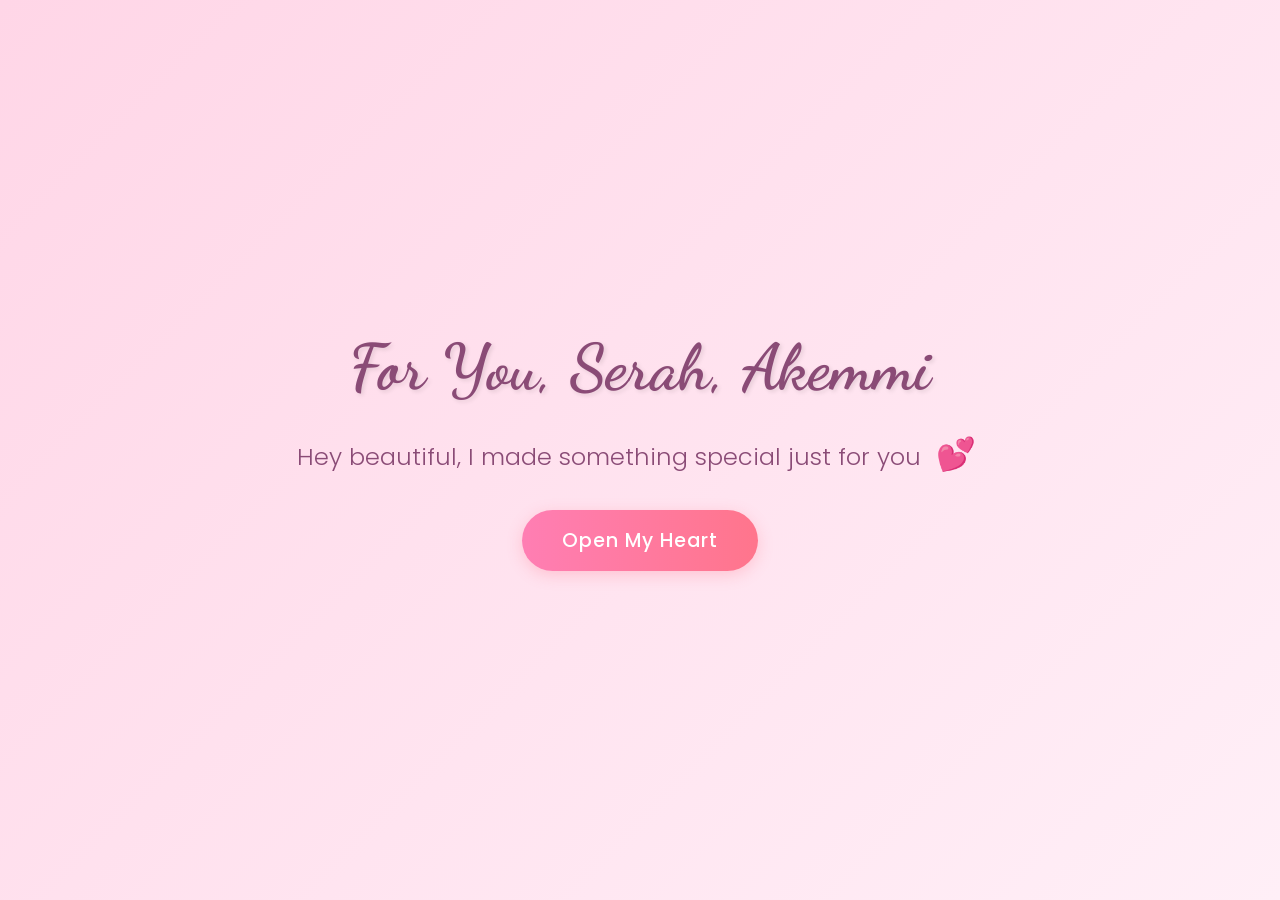
<file: index.html>
<!DOCTYPE html>
<html lang="en">
<head>
    <meta charset="UTF-8">
    <meta name="viewport" content="width=device-width, initial-scale=1.0">
    <title>For You, My Love</title>
    <link href="https://fonts.googleapis.com/css2?family=Dancing+Script:wght@700&family=Poppins:wght@300;400;500&display=swap" rel="stylesheet">
    <link rel="stylesheet" href="styles.css">
</head>
<body>
    <div class="hearts-container" id="heartsContainer"></div>
    
    <div class="container">
        <h1>For You, Serah, Akemmi</h1>
        <p class="subtitle">Hey beautiful, I made something special just for you <span class="heart-icon">💕</span></p>
        <button class="btn" id="openBtn">Open My Heart</button>
    </div>
    


    <script>
                // Button click handler
        document.getElementById('openBtn').addEventListener('click', function() {
            // Add a ripple effect
            this.innerHTML = "Opening...";
            this.style.transform = "scale(0.95)";
            
            // In a real implementation, this would navigate to the next section
            setTimeout(() => {
                this.innerHTML = "Open My Heart";
                this.style.transform = "scale(1)";
                window.location.href = "/about.html"; // Placeholder for navigation
            }, 1500);
        });

    </script>
    <script src="index.js"></script>
</body>
</html>
</file>
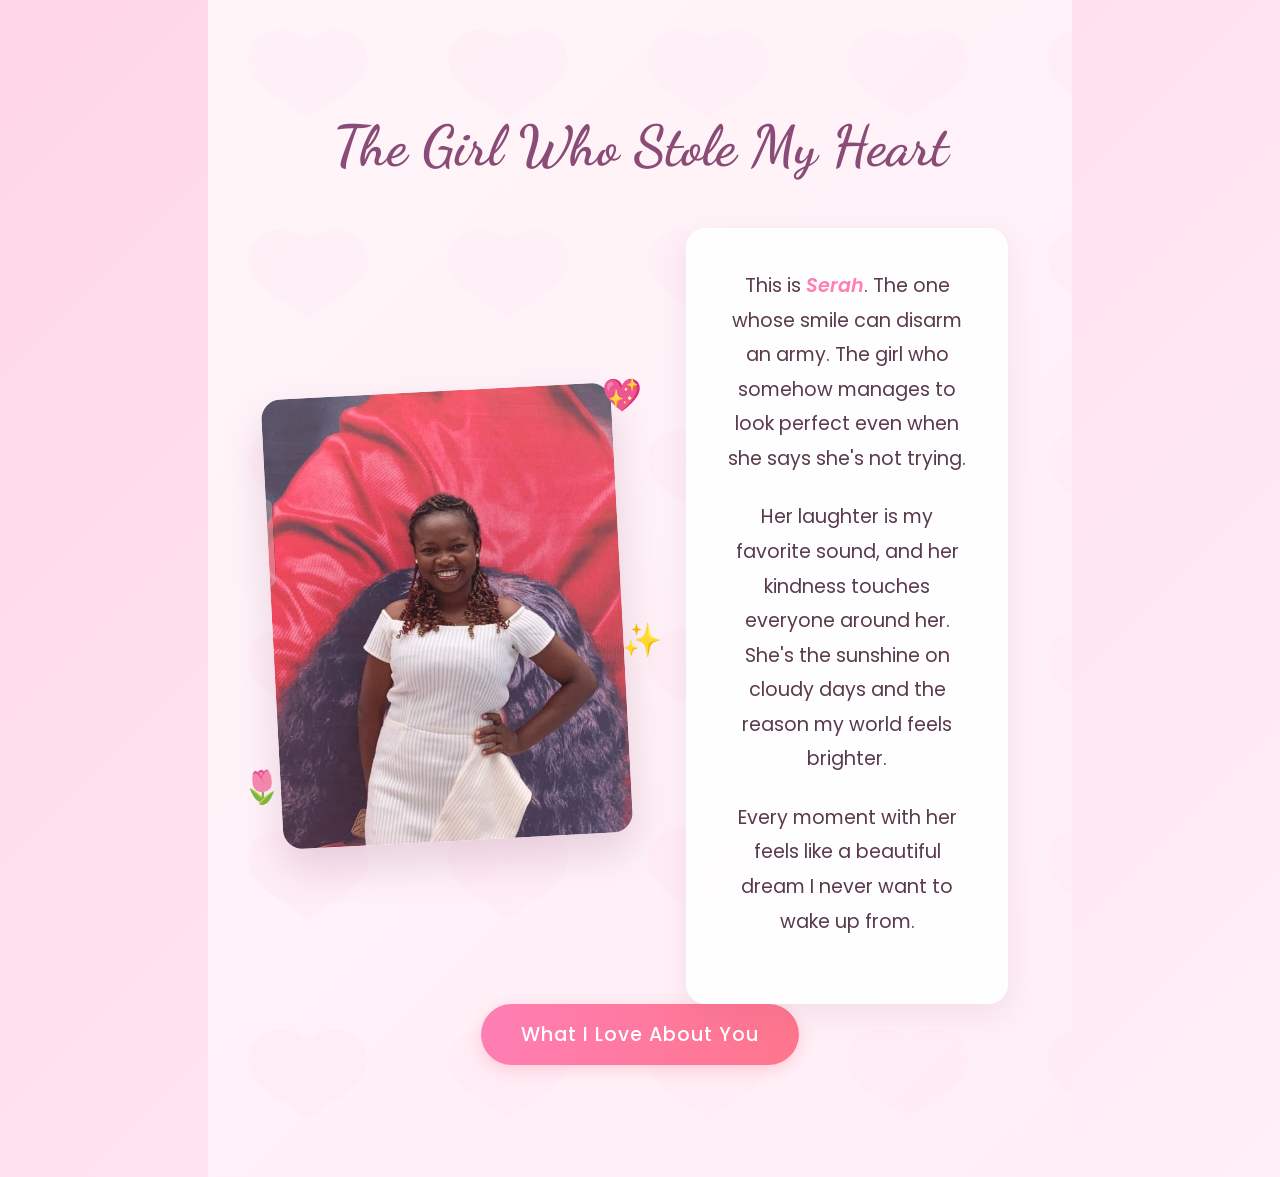
<file: about.html>
<!DOCTYPE html>
<html lang="en">
<head>
    <meta charset="UTF-8">
    <meta name="viewport" content="width=device-width, initial-scale=1.0">
    <title>For You, My Love</title>
    <link href="https://fonts.googleapis.com/css2?family=Dancing+Script:wght@700&family=Poppins:wght@300;400;500&display=swap" rel="stylesheet">
    <link rel="stylesheet" href="styles.css">
</head>
<body>
    
    <!-- Add this section after the first section in your HTML -->
<section class="about-her" id="aboutHer">
    <div class="container">
        <h2 class="section-title">The Girl Who Stole My Heart</h2>
        <div class="about-content">
            <div class="photo-container">
                <div class="photo-frame">
                    <img src="./images/her.jpg" alt="Her beautiful photo" class="her-photo">
                    <div class="photo-overlay"></div>
                </div>
                <div class="photo-decoration">
                    <span class="decoration-heart">💖</span>
                    <span class="decoration-flower">🌷</span>
                    <span class="decoration-star">✨</span>
                </div>
            </div>
            <div class="description-container">
                <div class="description-text">
                    <p>This is <span class="highlight">Serah</span>. The one whose smile can disarm an army. The girl who somehow manages to look perfect even when she says she's not trying.</p>
                    <p>Her laughter is my favorite sound, and her kindness touches everyone around her. She's the sunshine on cloudy days and the reason my world feels brighter.</p>
                    <p>Every moment with her feels like a beautiful dream I never want to wake up from.</p>
                </div>
                <div class="emoji-reactions">
                    <span class="emoji" style="--delay: 0s">💫</span>
                    <span class="emoji" style="--delay: 1s">❤️</span>
                    <span class="emoji" style="--delay: 2s">🌻</span>
                    <span class="emoji" style="--delay: 0.5s">🌟</span>
                    <span class="emoji" style="--delay: 1.5s">🥰</span>
                    <span class="emoji" style="--delay: 2.5s">💕</span>
                </div>
            </div>


        </div>
                            <button class="btn" id="whatiloveBtn">What I Love About You</button>
    </div>
</section>

<style>
    /* About Her Section Styles */
    .about-her {
        padding: 5rem 2rem;
        background: linear-gradient(135deg, #fff5f9 0%, #ffeef6 100%);
        min-height: 100vh;
        display: flex;
        align-items: center;
        position: relative;
        overflow: hidden;
    }

    .about-her::before {
        content: '';
        position: absolute;
        top: 0;
        left: 0;
        right: 0;
        bottom: 0;
        background: url('data:image/svg+xml;utf8,<svg xmlns="http://www.w3.org/2000/svg" viewBox="0 0 100 100" opacity="0.03"><path fill="%23ff7eb3" d="M50,20 C60,10 80,15 80,30 C80,45 60,50 50,60 C40,50 20,45 20,30 C20,15 40,10 50,20 Z"/></svg>');
        background-size: 200px;
        animation: floatBackground 20s linear infinite;
    }

    .section-title {
        font-family: 'Dancing Script', cursive;
        font-size: 3.5rem;
        text-align: center;
        margin-bottom: 3rem;
        color: #8a4b76;
        opacity: 0;
        transform: translateY(30px);
        animation: fadeInUp 1s ease forwards;
    }

    .about-content {
        display: grid;
        grid-template-columns: 1fr 1fr;
        gap: 4rem;
        align-items: center;
        max-width: 1200px;
        margin: 0 auto;
    }

    .photo-container {
        position: relative;
        display: flex;
        justify-content: center;
    }

    .photo-frame {
        position: relative;
        width: 350px;
        height: 450px;
        border-radius: 20px;
        overflow: hidden;
        box-shadow: 0 20px 40px rgba(138, 75, 118, 0.2);
        transform: rotate(-3deg);
        transition: transform 0.5s ease;
    }

    .photo-frame:hover {
        transform: rotate(0deg) scale(1.02);
    }

    .her-photo {
        width: 100%;
        height: 100%;
        object-fit: cover;
        object-position: top;
        transition: transform 0.5s ease;
    }

    .photo-frame:hover .her-photo {
        transform: scale(1.05);
    }

    .photo-overlay {
        position: absolute;
        top: 0;
        left: 0;
        right: 0;
        bottom: 0;
        background: linear-gradient(45deg, rgba(255,126,179,0.1) 0%, rgba(255,239,247,0.1) 100%);
        pointer-events: none;
    }

    .photo-decoration {
        position: absolute;
        top: 0;
        left: 0;
        right: 0;
        bottom: 0;
        pointer-events: none;
    }

    .photo-decoration span {
        position: absolute;
        font-size: 2rem;
        opacity: 0;
        animation: popIn 2s ease forwards;
    }

    .decoration-heart {
        top: -20px;
        right: -20px;
        animation-delay: 0.5s !important;
    }

    .decoration-flower {
        bottom: 30px;
        left: -30px;
        animation-delay: 1s !important;
    }

    .decoration-star {
        top: 50%;
        right: -40px;
        animation-delay: 1.5s !important;
    }

    .description-container {
        position: relative;
    }

    .description-text {
        background: rgba(255, 255, 255, 0.9);
        padding: 2.5rem;
        border-radius: 20px;
        box-shadow: 0 10px 30px rgba(138, 75, 118, 0.1);
        backdrop-filter: blur(10px);
        border: 1px solid rgba(255, 255, 255, 0.5);
        position: relative;
        z-index: 2;
    }

    .description-text p {
        font-size: 1.2rem;
        line-height: 1.8;
        margin-bottom: 1.5rem;
        color: #5a3a4d;
        opacity: 0;
        transform: translateX(30px);
        animation: fadeInRight 1s ease forwards;
    }

    .description-text p:nth-child(1) { animation-delay: 0.3s; }
    .description-text p:nth-child(2) { animation-delay: 0.6s; }
    .description-text p:nth-child(3) { animation-delay: 0.9s; }

    .highlight {
        color: #ff7eb3;
        font-weight: 600;
        font-style: italic;
    }

    .emoji-reactions {
        position: absolute;
        top: 0;
        right: 0;
        bottom: 0;
        left: 0;
        pointer-events: none;
        z-index: 1;
    }

    .emoji {
        position: absolute;
        font-size: 1.8rem;
        opacity: 0;
        animation: floatEmoji 4s ease-in-out infinite;
        animation-delay: var(--delay);
    }

    .emoji:nth-child(1) { top: 10%; left: 5%; }
    .emoji:nth-child(2) { top: 20%; right: 10%; }
    .emoji:nth-child(3) { bottom: 30%; left: 15%; }
    .emoji:nth-child(4) { bottom: 10%; right: 5%; }
    .emoji:nth-child(5) { top: 40%; left: 8%; }
    .emoji:nth-child(6) { bottom: 40%; right: 12%; }

    /* Animations */
    @keyframes floatBackground {
        0% { background-position: 0 0; }
        100% { background-position: 200px 200px; }
    }

    @keyframes fadeInRight {
        to {
            opacity: 1;
            transform: translateX(0);
        }
    }

    @keyframes popIn {
        0% {
            opacity: 0;
            transform: scale(0);
        }
        50% {
            opacity: 1;
            transform: scale(1.2);
        }
        100% {
            opacity: 1;
            transform: scale(1);
        }
    }

    @keyframes floatEmoji {
        0%, 100% {
            transform: translateY(0) rotate(0deg);
            opacity: 0;
        }
        10% {
            opacity: 1;
        }
        90% {
            opacity: 1;
        }
        50% {
            transform: translateY(-20px) rotate(180deg);
        }
    }

    /* Responsive Design */
    @media (max-width: 968px) {
        .about-content {
            grid-template-columns: 1fr;
            gap: 3rem;
        }
        
        .photo-container {
            order: 2;
        }
        
        .description-container {
            order: 1;
        }
        
        .photo-frame {
            width: 300px;
            height: 400px;
        }
        
        .section-title {
            font-size: 2.8rem;
        }
    }

    @media (max-width: 480px) {
        .about-her {
            padding: 3rem 1rem;
        }
        
        .photo-frame {
            width: 250px;
            height: 320px;
        }
        
        .description-text {
            padding: 1.5rem;
        }
        
        .description-text p {
            font-size: 1rem;
        }
        
        .section-title {
            font-size: 2.2rem;
        }
    }
</style>

<script>
    // Add this script to handle the section animations
    document.addEventListener('DOMContentLoaded', function() {
        const aboutSection = document.getElementById('aboutHer');
        
        // Intersection Observer to trigger animations when section comes into view
        const observer = new IntersectionObserver((entries) => {
            entries.forEach(entry => {
                if (entry.isIntersecting) {
                    // Trigger animations
                    const title = entry.target.querySelector('.section-title');
                    const paragraphs = entry.target.querySelectorAll('.description-text p');
                    const decorations = entry.target.querySelectorAll('.photo-decoration span');
                    
                    title.style.animation = 'fadeInUp 1s ease forwards';
                    
                    paragraphs.forEach((p, index) => {
                        p.style.animation = `fadeInRight 1s ease forwards ${0.3 + index * 0.3}s`;
                    });
                    
                    decorations.forEach((dec, index) => {
                        dec.style.animation = `popIn 2s ease forwards ${0.5 + index * 0.5}s`;
                    });
                    
                    observer.unobserve(entry.target);
                }
            });
        }, { threshold: 0.3 });
        
        if (aboutSection) {
            observer.observe(aboutSection);
        }
    });
            // Button click handler
        document.getElementById('whatiloveBtn').addEventListener('click', function() {
            // Add a ripple effect
            this.innerHTML = "You wanna see what i love about you?...";
            this.style.transform = "scale(0.95)";
            
            // In a real implementation, this would navigate to the next section
            setTimeout(() => {
                this.innerHTML = "You wanna see what i love about you?";
                this.style.transform = "scale(1)";
                window.location.href = "/whatilove.html"; // Placeholder for navigation
            }, 1500);
        });

</script>


    <script src="index.js"></script>
</body>
</html>
</file>
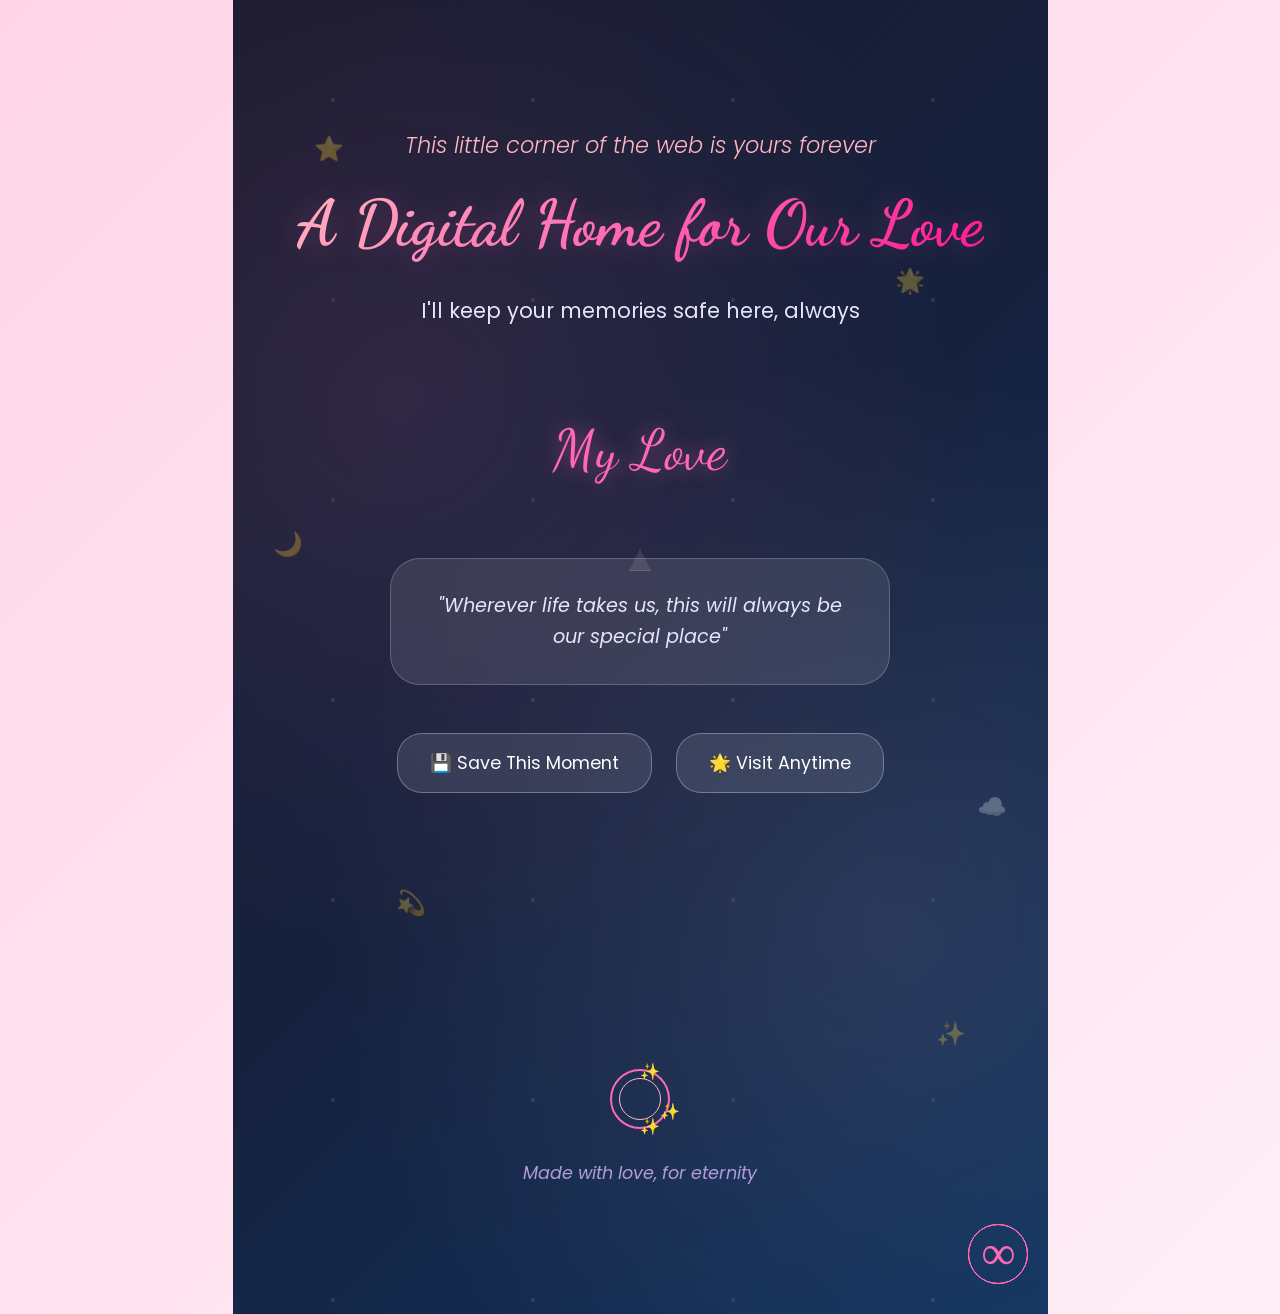
<file: end.html>
<!DOCTYPE html>
<html lang="en">
<head>
    <meta charset="UTF-8">
    <meta name="viewport" content="width=device-width, initial-scale=1.0">
    <title>For You, My Love</title>
    <link href="https://fonts.googleapis.com/css2?family=Dancing+Script:wght@700&family=Poppins:wght@300;400;500&display=swap" rel="stylesheet">
    <link rel="stylesheet" href="styles.css">
</head>
<body>
    <div class="hearts-container" id="heartsContainer"></div>
    <!-- Add this section after the proposal section -->
<section class="ending-section" id="ending">
    <div class="container">
        <!-- Main Closing Message -->
        <div class="closing-content">
            <div class="final-message">
                <p class="closing-text">This little corner of the web is yours forever</p>
                <h1 class="main-closing">A Digital Home for Our Love</h1>
                <p class="promise-text">I'll keep your memories safe here, always</p>
            </div>

            <!-- Animated Name Display -->
            <div class="name-animation-container">
                <div class="name-display" id="nameDisplay">
                    <!-- Name will be animated here -->
                </div>
                <div class="heart-trail-animation"></div>
            </div>

            <!-- Final Thoughts -->
            <div class="final-thoughts">
                <div class="thought-bubble">
                    <p class="thought-text">"Wherever life takes us, this will always be our special place"</p>
                </div>
            </div>

            <!-- Interactive Elements -->
            <div class="ending-actions">
                <button class="memory-btn" id="addMemoryBtn">
                    💾 Save This Moment
                </button>
                <button class="visit-btn" id="visitAgainBtn">
                    🌟 Visit Anytime
                </button>
            </div>

            <!-- Secret Message Reveal -->
            <div class="secret-message" id="secretMessage">
                <div class="secret-content">
                    <p class="secret-text">P.S. I fall in love with you more every day</p>
                    <div class="eternal-heart">💫</div>
                </div>
            </div>
        </div>

        <!-- Forever Promise -->
        <div class="forever-promise">
            <div class="promise-ring">
                <div class="ring"></div>
                <div class="sparkle s1">✨</div>
                <div class="sparkle s2">✨</div>
                <div class="sparkle s3">✨</div>
            </div>
            <p class="forever-text">Made with love, for eternity</p>
        </div>
    </div>

    <!-- Magical Background Elements -->
    <div class="magical-background">
        <div class="floating-star">⭐</div>
        <div class="floating-star">🌟</div>
        <div class="floating-star">💫</div>
        <div class="floating-star">✨</div>
        <div class="floating-star">🌙</div>
        <div class="floating-star">☁️</div>
    </div>

    <!-- Infinite Love Animation -->
    <div class="infinite-love">
        <div class="love-symbol">∞</div>
        <div class="pulse-ring r1"></div>
        <div class="pulse-ring r2"></div>
        <div class="pulse-ring r3"></div>
    </div>
</section>

<style>
    /* Ending Section Styles */
    .ending-section {
        padding: 6rem 2rem;
        background: linear-gradient(135deg, #1a1a2e 0%, #16213e 50%, #0f3460 100%);
        min-height: 100vh;
        display: flex;
        align-items: center;
        justify-content: center;
        position: relative;
        overflow: hidden;
        color: white;
    }

    .ending-section::before {
        content: '';
        position: absolute;
        top: 0;
        left: 0;
        right: 0;
        bottom: 0;
        background: 
            radial-gradient(circle at 20% 30%, rgba(255, 126, 179, 0.1) 0%, transparent 50%),
            radial-gradient(circle at 80% 70%, rgba(255, 192, 203, 0.1) 0%, transparent 50%),
            url('data:image/svg+xml;utf8,<svg xmlns="http://www.w3.org/2000/svg" width="100" height="100" viewBox="0 0 100 100"><circle cx="50" cy="50" r="1" fill="white" opacity="0.1"/></svg>');
        background-size: cover, cover, 200px 200px;
        animation: twinkle 20s linear infinite;
        pointer-events: none;
    }

    .closing-content {
        text-align: center;
        max-width: 800px;
        margin: 0 auto;
        position: relative;
        z-index: 2;
    }

    /* Closing Text Animations */
    .closing-text {
        font-size: 1.4rem;
        color: #ffb6c1;
        margin-bottom: 1.5rem;
        font-weight: 300;
        font-style: italic;
        opacity: 0;
        transform: translateY(30px);
        animation: fadeInUp 1s ease forwards 0.5s;
    }

    .main-closing {
        font-family: 'Dancing Script', cursive;
        font-size: 4rem;
        background: linear-gradient(135deg, #ffb6c1, #ff69b4, #ff1493);
        -webkit-background-clip: text;
        -webkit-text-fill-color: transparent;
        background-clip: text;
        margin-bottom: 2rem;
        line-height: 1.2;
        opacity: 0;
        transform: translateY(30px);
        animation: fadeInUp 1s ease forwards 1s;
        text-shadow: 0 0 30px rgba(255, 105, 180, 0.3);
    }

    .promise-text {
        font-size: 1.3rem;
        color: #e6e6fa;
        margin-bottom: 4rem;
        opacity: 0;
        transform: translateY(30px);
        animation: fadeInUp 1s ease forwards 1.5s;
    }

    /* Name Animation */
    .name-animation-container {
        margin: 3rem 0;
        position: relative;
        height: 120px;
        display: flex;
        align-items: center;
        justify-content: center;
    }

    .name-display {
        font-family: 'Dancing Script', cursive;
        font-size: 3.5rem;
        color: #ff69b4;
        position: relative;
        z-index: 2;
    }

    .name-letter {
        display: inline-block;
        opacity: 0;
        transform: translateY(50px) rotate(-10deg);
        animation: letterReveal 0.8s ease forwards;
        text-shadow: 0 0 20px rgba(255, 105, 180, 0.5);
    }

    .heart-trail-animation {
        position: absolute;
        top: 0;
        left: 0;
        right: 0;
        bottom: 0;
        pointer-events: none;
        z-index: 1;
    }

    .trail-heart {
        position: absolute;
        font-size: 1.2rem;
        opacity: 0;
        animation: heartTrail 2s ease-out forwards;
    }

    /* Final Thoughts */
    .final-thoughts {
        margin: 3rem 0;
        opacity: 0;
        animation: fadeInUp 1s ease forwards 2.5s;
    }

    .thought-bubble {
        background: rgba(255, 255, 255, 0.1);
        padding: 2rem;
        border-radius: 30px;
        border: 1px solid rgba(255, 255, 255, 0.2);
        backdrop-filter: blur(20px);
        position: relative;
        max-width: 500px;
        margin: 0 auto;
    }

    .thought-bubble::before {
        content: '';
        position: absolute;
        top: -10px;
        left: 50%;
        transform: translateX(-50%);
        width: 20px;
        height: 20px;
        background: rgba(255, 255, 255, 0.1);
        border: 1px solid rgba(255, 255, 255, 0.2);
        clip-path: polygon(50% 0%, 0% 100%, 100% 100%);
    }

    .thought-text {
        font-size: 1.2rem;
        color: #e6e6fa;
        font-style: italic;
        line-height: 1.6;
        margin: 0;
    }

    /* Ending Actions */
    .ending-actions {
        display: flex;
        gap: 1.5rem;
        justify-content: center;
        margin: 3rem 0;
        flex-wrap: wrap;
        opacity: 0;
        animation: fadeInUp 1s ease forwards 3s;
    }

    .memory-btn, .visit-btn {
        background: rgba(255, 255, 255, 0.1);
        color: white;
        border: 1px solid rgba(255, 255, 255, 0.3);
        padding: 1rem 2rem;
        border-radius: 25px;
        font-family: 'Poppins', sans-serif;
        font-size: 1.1rem;
        cursor: pointer;
        transition: all 0.4s ease;
        backdrop-filter: blur(10px);
        position: relative;
        overflow: hidden;
    }

    .memory-btn::before, .visit-btn::before {
        content: '';
        position: absolute;
        top: 0;
        left: -100%;
        width: 100%;
        height: 100%;
        background: linear-gradient(90deg, transparent, rgba(255, 255, 255, 0.2), transparent);
        transition: left 0.6s ease;
    }

    .memory-btn:hover::before, .visit-btn:hover::before {
        left: 100%;
    }

    .memory-btn:hover, .visit-btn:hover {
        background: rgba(255, 255, 255, 0.2);
        transform: translateY(-3px);
        box-shadow: 0 10px 25px rgba(255, 105, 180, 0.3);
    }

    /* Secret Message */
    .secret-message {
        margin: 3rem 0;
        opacity: 0;
        transition: all 0.8s ease;
    }

    .secret-message.revealed {
        opacity: 1;
        animation: secretReveal 1s ease forwards;
    }

    .secret-content {
        background: linear-gradient(135deg, rgba(255, 105, 180, 0.2), rgba(255, 20, 147, 0.1));
        padding: 2rem;
        border-radius: 20px;
        border: 1px solid rgba(255, 105, 180, 0.3);
        backdrop-filter: blur(15px);
    }

    .secret-text {
        font-family: 'Dancing Script', cursive;
        font-size: 1.8rem;
        color: #ffb6c1;
        margin-bottom: 1rem;
    }

    .eternal-heart {
        font-size: 2rem;
        animation: eternalGlow 3s ease-in-out infinite;
    }

    /* Forever Promise */
    .forever-promise {
        margin-top: 4rem;
        text-align: center;
        opacity: 0;
        animation: fadeInUp 1s ease forwards 3.5s;
    }

    .promise-ring {
        position: relative;
        display: inline-block;
        margin-bottom: 1.5rem;
    }

    .ring {
        width: 60px;
        height: 60px;
        border: 2px solid #ff69b4;
        border-radius: 50%;
        position: relative;
        animation: ringRotate 10s linear infinite;
    }

    .ring::before {
        content: '';
        position: absolute;
        top: 50%;
        left: 50%;
        transform: translate(-50%, -50%);
        width: 40px;
        height: 40px;
        border: 1px solid #ffb6c1;
        border-radius: 50%;
    }

    .sparkle {
        position: absolute;
        font-size: 1rem;
        animation: sparkleFloat 3s ease-in-out infinite;
    }

    .s1 { top: -10px; left: 50%; animation-delay: 0s; }
    .s2 { top: 50%; right: -10px; animation-delay: 1s; }
    .s3 { bottom: -10px; left: 50%; animation-delay: 2s; }

    .forever-text {
        font-size: 1.1rem;
        color: #b19cd9;
        font-style: italic;
    }

    /* Magical Background */
    .magical-background {
        position: absolute;
        top: 0;
        left: 0;
        right: 0;
        bottom: 0;
        pointer-events: none;
    }

    .floating-star {
        position: absolute;
        font-size: 1.5rem;
        opacity: 0.3;
        animation: starFloat 15s linear infinite;
    }

    .floating-star:nth-child(1) { top: 10%; left: 10%; animation-delay: 0s; }
    .floating-star:nth-child(2) { top: 20%; right: 15%; animation-delay: 3s; }
    .floating-star:nth-child(3) { bottom: 30%; left: 20%; animation-delay: 6s; }
    .floating-star:nth-child(4) { bottom: 20%; right: 10%; animation-delay: 9s; }
    .floating-star:nth-child(5) { top: 40%; left: 5%; animation-delay: 12s; }
    .floating-star:nth-child(6) { top: 60%; right: 5%; animation-delay: 15s; }

    /* Infinite Love Animation */
    .infinite-love {
        position: absolute;
        bottom: 2rem;
        right: 2rem;
        display: flex;
        align-items: center;
        justify-content: center;
    }

    .love-symbol {
        font-family: 'Dancing Script', cursive;
        font-size: 3rem;
        color: #ff69b4;
        position: relative;
        z-index: 2;
        animation: lovePulse 4s ease-in-out infinite;
    }

    .pulse-ring {
        position: absolute;
        border: 1px solid #ff69b4;
        border-radius: 50%;
        animation: pulseExpand 3s linear infinite;
    }

    .r1 { width: 60px; height: 60px; animation-delay: 0s; }
    .r2 { width: 60px; height: 60px; animation-delay: 1s; }
    .r3 { width: 60px; height: 60px; animation-delay: 2s; }

    /* Animations */
    @keyframes twinkle {
        0%, 100% { opacity: 0.3; }
        50% { opacity: 0.6; }
    }

    @keyframes fadeInUp {
        to {
            opacity: 1;
            transform: translateY(0);
        }
    }

    @keyframes letterReveal {
        0% {
            opacity: 0;
            transform: translateY(50px) rotate(-10deg);
        }
        100% {
            opacity: 1;
            transform: translateY(0) rotate(0deg);
        }
    }

    @keyframes heartTrail {
        0% {
            opacity: 1;
            transform: scale(0) translateY(0);
        }
        50% {
            opacity: 0.7;
            transform: scale(1) translateY(-20px);
        }
        100% {
            opacity: 0;
            transform: scale(0.5) translateY(-40px);
        }
    }

    @keyframes secretReveal {
        0% {
            opacity: 0;
            transform: scale(0.8);
        }
        50% {
            transform: scale(1.05);
        }
        100% {
            opacity: 1;
            transform: scale(1);
        }
    }

    @keyframes eternalGlow {
        0%, 100% {
            opacity: 0.7;
            transform: scale(1);
        }
        50% {
            opacity: 1;
            transform: scale(1.2);
        }
    }

    @keyframes ringRotate {
        from { transform: rotate(0deg); }
        to { transform: rotate(360deg); }
    }

    @keyframes sparkleFloat {
        0%, 100% {
            transform: translateY(0) scale(1);
            opacity: 0.7;
        }
        50% {
            transform: translateY(-10px) scale(1.2);
            opacity: 1;
        }
    }

    @keyframes starFloat {
        0% {
            transform: translate(0, 0) rotate(0deg);
        }
        25% {
            transform: translate(50px, 30px) rotate(90deg);
        }
        50% {
            transform: translate(20px, 60px) rotate(180deg);
        }
        75% {
            transform: translate(-30px, 40px) rotate(270deg);
        }
        100% {
            transform: translate(0, 0) rotate(360deg);
        }
    }

    @keyframes lovePulse {
        0%, 100% {
            transform: scale(1);
            opacity: 0.8;
        }
        50% {
            transform: scale(1.1);
            opacity: 1;
        }
    }

    @keyframes pulseExpand {
        0% {
            transform: scale(0.8);
            opacity: 1;
        }
        100% {
            transform: scale(2);
            opacity: 0;
        }
    }

    /* Responsive Design */
    @media (max-width: 768px) {
        .ending-section {
            padding: 4rem 1rem;
        }
        
        .main-closing {
            font-size: 3rem;
        }
        
        .name-display {
            font-size: 2.5rem;
        }
        
        .thought-bubble {
            padding: 1.5rem;
        }
        
        .ending-actions {
            flex-direction: column;
            align-items: center;
        }
        
        .memory-btn, .visit-btn {
            width: 100%;
            max-width: 250px;
        }
        
        .infinite-love {
            bottom: 1rem;
            right: 1rem;
        }
    }

    @media (max-width: 480px) {
        .main-closing {
            font-size: 2.2rem;
        }
        
        .closing-text {
            font-size: 1.2rem;
        }
        
        .promise-text {
            font-size: 1.1rem;
        }
        
        .name-display {
            font-size: 2rem;
        }
        
        .thought-text {
            font-size: 1rem;
        }
        
        .secret-text {
            font-size: 1.4rem;
        }
    }
</style>

<script>
    // Ending Section Functionality
    document.addEventListener('DOMContentLoaded', function() {
        const nameDisplay = document.getElementById('nameDisplay');
        const heartTrail = document.querySelector('.heart-trail-animation');
        const secretMessage = document.getElementById('secretMessage');
        const addMemoryBtn = document.getElementById('addMemoryBtn');
        const visitAgainBtn = document.getElementById('visitAgainBtn');
        
        // Replace with her actual name
        const herName = "My Love";
        
        // Animate name with heart trail
        function animateName() {
            nameDisplay.innerHTML = '';
            const letters = herName.split('');
            
            letters.forEach((letter, index) => {
                const span = document.createElement('span');
                span.className = 'name-letter';
                span.textContent = letter === ' ' ? '\u00A0' : letter;
                span.style.animationDelay = `${index * 0.2}s`;
                nameDisplay.appendChild(span);
                
                // Create heart trail for each letter
                setTimeout(() => {
                    createHeartTrail(span);
                }, index * 200);
            });
            
            // Reveal secret message after name animation
            setTimeout(() => {
                secretMessage.classList.add('revealed');
            }, (letters.length * 200) + 1000);
        }
        
        function createHeartTrail(element) {
            const rect = element.getBoundingClientRect();
            const containerRect = nameDisplay.getBoundingClientRect();
            
            for (let i = 0; i < 3; i++) {
                setTimeout(() => {
                    const heart = document.createElement('div');
                    heart.className = 'trail-heart';
                    heart.textContent = '💖';
                    heart.style.left = `${rect.left - containerRect.left + rect.width / 2}px`;
                    heart.style.top = `${rect.bottom - containerRect.top}px`;
                    heart.style.animationDelay = `${i * 0.2}s`;
                    heartTrail.appendChild(heart);
                    
                    // Remove heart after animation
                    setTimeout(() => {
                        heart.remove();
                    }, 2000);
                }, i * 200);
            }
        }
        
        // Button functionality
        addMemoryBtn.addEventListener('click', function() {
            // Create a beautiful save animation
            this.innerHTML = '💾 Saved!';
            this.style.background = 'rgba(255, 105, 180, 0.3)';
            
            // Create save confirmation effect
            const saveEffect = document.createElement('div');
            saveEffect.style.position = 'fixed';
            saveEffect.style.top = '50%';
            saveEffect.style.left = '50%';
            saveEffect.style.transform = 'translate(-50%, -50%)';
            saveEffect.style.fontSize = '2rem';
            saveEffect.style.color = '#ff69b4';
            saveEffect.style.zIndex = '1000';
            saveEffect.textContent = 'Memory Saved Forever 💫';
            saveEffect.style.animation = 'fadeInUp 1s ease forwards';
            document.body.appendChild(saveEffect);
            
            setTimeout(() => {
                saveEffect.style.animation = 'fadeOut 1s ease forwards';
                setTimeout(() => {
                    document.body.removeChild(saveEffect);
                }, 1000);
            }, 2000);
            
            setTimeout(() => {
                this.innerHTML = '💾 Save This Moment';
                this.style.background = '';
            }, 3000);
        });
        
        visitAgainBtn.addEventListener('click', function() {
            // Create a portal-like animation
            this.innerHTML = '🌟 Portal Opening...';
            
            // Create portal effect
            const portal = document.createElement('div');
            portal.style.position = 'fixed';
            portal.style.top = '0';
            portal.style.left = '0';
            portal.style.width = '100%';
            portal.style.height = '100%';
            portal.style.background = 'radial-gradient(circle, transparent 20%, #1a1a2e 70%)';
            portal.style.zIndex = '1000';
            portal.style.animation = 'portalOpen 2s ease forwards';
            document.body.appendChild(portal);
            
            setTimeout(() => {
                // Scroll to top to restart the experience
                window.scrollTo({ top: 0, behavior: 'smooth' });
                
                setTimeout(() => {
                    portal.style.animation = 'portalClose 1s ease forwards';
                    setTimeout(() => {
                        document.body.removeChild(portal);
                        this.innerHTML = '🌟 Visit Anytime';
                    }, 1000);
                }, 1000);
            }, 2000);
        });
        
        // Add portal animations
        const portalStyle = document.createElement('style');
        portalStyle.textContent = `
            @keyframes portalOpen {
                0% {
                    transform: scale(0);
                    opacity: 0;
                }
                50% {
                    opacity: 1;
                }
                100% {
                    transform: scale(4);
                    opacity: 0;
                }
            }
            
            @keyframes portalClose {
                0% {
                    transform: scale(4);
                    opacity: 0;
                }
                50% {
                    opacity: 1;
                }
                100% {
                    transform: scale(0);
                    opacity: 0;
                }
            }
            
            @keyframes fadeOut {
                to {
                    opacity: 0;
                    transform: translate(-50%, -60px);
                }
            }
        `;
        document.head.appendChild(portalStyle);
        
        // Initialize animations when section comes into view
        const endingSection = document.getElementById('ending');
        const endingObserver = new IntersectionObserver((entries) => {
            entries.forEach(entry => {
                if (entry.isIntersecting) {
                    animateName();
                    endingObserver.unobserve(entry.target);
                }
            });
        }, { threshold: 0.3 });
        
        if (endingSection) {
            endingObserver.observe(endingSection);
        }
        
        // Add floating interaction
        document.addEventListener('mousemove', function(e) {
            const stars = document.querySelectorAll('.floating-star');
            stars.forEach((star, index) => {
                const speed = (index + 1) * 0.0002;
                const x = (e.clientX * speed);
                const y = (e.clientY * speed);
                star.style.transform = `translate(${x}px, ${y}px)`;
            });
        });
    });
</script>    


    <script src="index.js"></script>
</body>
</html>
</file>
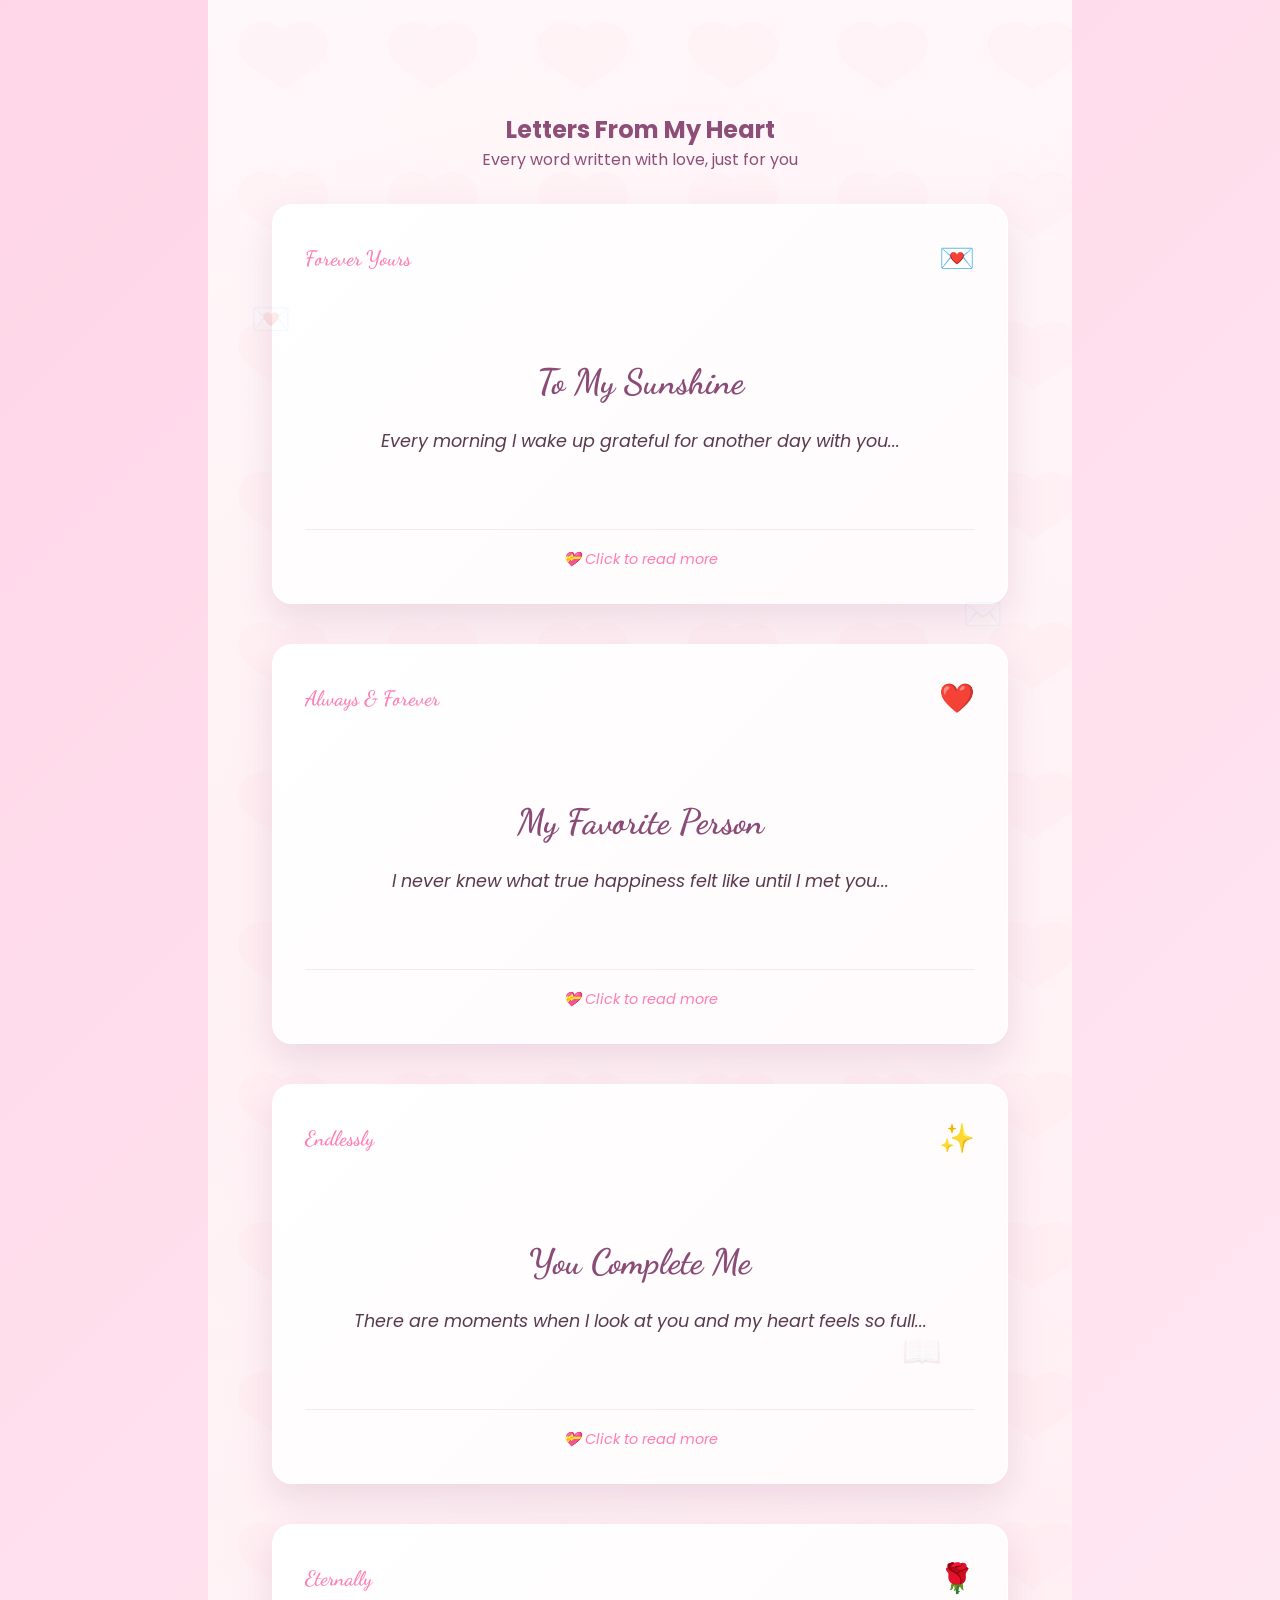
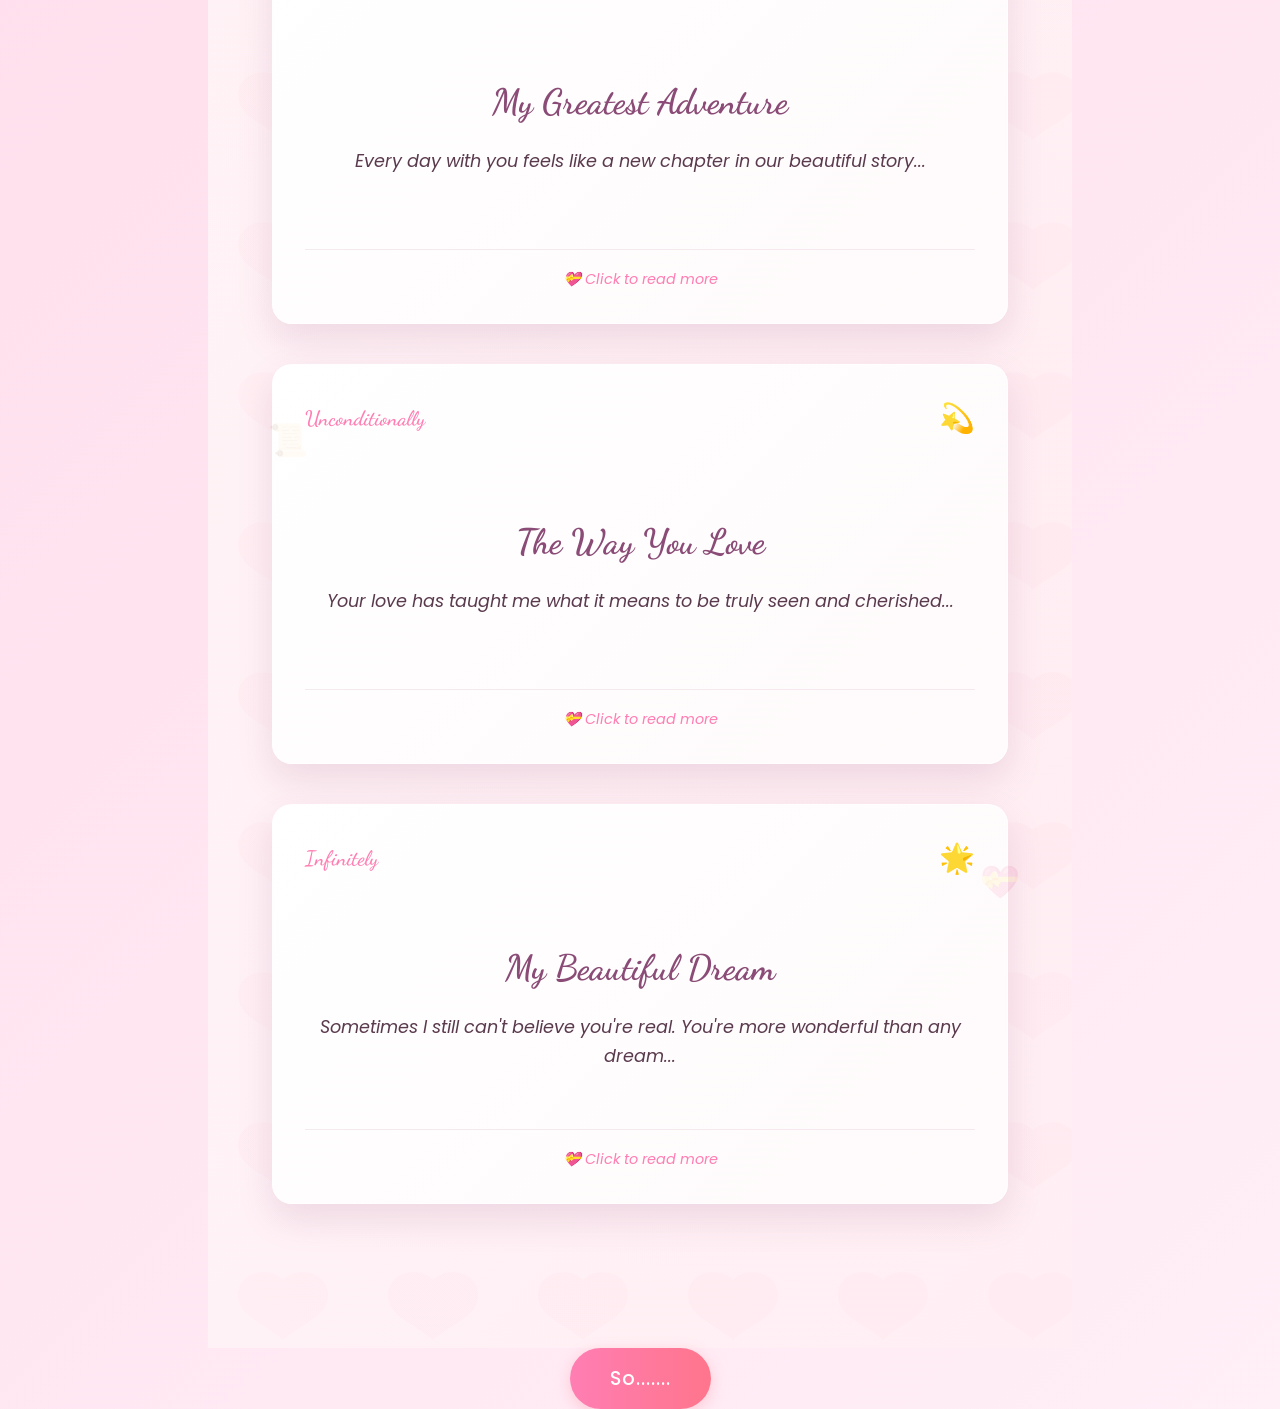
<file: loveletters.html>
<!DOCTYPE html>
<html lang="en">
<head>
    <meta charset="UTF-8">
    <meta name="viewport" content="width=device-width, initial-scale=1.0">
    <title>For You, My Love</title>
    <link href="https://fonts.googleapis.com/css2?family=Dancing+Script:wght@700&family=Poppins:wght@300;400;500&display=swap" rel="stylesheet">
    <link rel="stylesheet" href="styles.css">
</head>
<body>
    <div class="hearts-container" id="heartsContainer"></div>
    
    <!-- Add this section after the gallery section -->
<section class="love-letters" id="loveLetters">
    <div class="container">
        <h2 class="section-title">Letters From My Heart</h2>
        <p class="section-subtitle">Every word written with love, just for you</p>
        
        <div class="letters-container">
            <!-- Letter 1 -->
            <div class="letter-card">
                <div class="letter-inner">
                    <div class="letter-front">
                        <div class="letter-header">
                            <span class="letter-date">Forever Yours</span>
                            <div class="letter-seal">💌</div>
                        </div>
                        <div class="letter-content">
                            <h3 class="letter-title">To My Sunshine</h3>
                            <p class="letter-preview">Every morning I wake up grateful for another day with you...</p>
                        </div>
                        <div class="letter-footer">
                            <span class="flip-hint">💝 Click to read more</span>
                        </div>
                    </div>
                    <div class="letter-back">
                        <div class="letter-back-content">
                            <p>"Every morning I wake up grateful for another day with you. Your smile is the first thing I think about and the last thing on my mind before I sleep. You make ordinary moments feel magical, and difficult days feel manageable. Being with you feels like coming home."</p>
                            <div class="letter-signature">
                                <p>Always,</p>
                                <p class="signature">Your Love</p>
                            </div>
                            <button class="flip-back-btn">📖 Read Again</button>
                        </div>
                    </div>
                </div>
            </div>

            <!-- Letter 2 -->
            <div class="letter-card">
                <div class="letter-inner">
                    <div class="letter-front">
                        <div class="letter-header">
                            <span class="letter-date">Always & Forever</span>
                            <div class="letter-seal">❤️</div>
                        </div>
                        <div class="letter-content">
                            <h3 class="letter-title">My Favorite Person</h3>
                            <p class="letter-preview">I never knew what true happiness felt like until I met you...</p>
                        </div>
                        <div class="letter-footer">
                            <span class="flip-hint">💝 Click to read more</span>
                        </div>
                    </div>
                    <div class="letter-back">
                        <div class="letter-back-content">
                            <p>"I never knew what true happiness felt like until I met you. You've shown me a love so pure and beautiful that it sometimes takes my breath away. The way you see the good in everything, the way you care for others, the way you make me feel - you're everything I ever dreamed of and more than I ever thought possible."</p>
                            <div class="letter-signature">
                                <p>Yours completely,</p>
                                <p class="signature">Your Admirer</p>
                            </div>
                            <button class="flip-back-btn">📖 Read Again</button>
                        </div>
                    </div>
                </div>
            </div>

            <!-- Letter 3 -->
            <div class="letter-card">
                <div class="letter-inner">
                    <div class="letter-front">
                        <div class="letter-header">
                            <span class="letter-date">Endlessly</span>
                            <div class="letter-seal">✨</div>
                        </div>
                        <div class="letter-content">
                            <h3 class="letter-title">You Complete Me</h3>
                            <p class="letter-preview">There are moments when I look at you and my heart feels so full...</p>
                        </div>
                        <div class="letter-footer">
                            <span class="flip-hint">💝 Click to read more</span>
                        </div>
                    </div>
                    <div class="letter-back">
                        <div class="letter-back-content">
                            <p>"There are moments when I look at you and my heart feels so full I think it might burst. You have this incredible way of making everything better just by being you. Your laugh is my favorite sound, your thoughts fascinate me, and your presence comforts me. With you, I've found my missing piece."</p>
                            <div class="letter-signature">
                                <p>With all my love,</p>
                                <p class="signature">Your Partner</p>
                            </div>
                            <button class="flip-back-btn">📖 Read Again</button>
                        </div>
                    </div>
                </div>
            </div>

            <!-- Letter 4 -->
            <div class="letter-card">
                <div class="letter-inner">
                    <div class="letter-front">
                        <div class="letter-header">
                            <span class="letter-date">Eternally</span>
                            <div class="letter-seal">🌹</div>
                        </div>
                        <div class="letter-content">
                            <h3 class="letter-title">My Greatest Adventure</h3>
                            <p class="letter-preview">Every day with you feels like a new chapter in our beautiful story...</p>
                        </div>
                        <div class="letter-footer">
                            <span class="flip-hint">💝 Click to read more</span>
                        </div>
                    </div>
                    <div class="letter-back">
                        <div class="letter-back-content">
                            <p>"Every day with you feels like a new chapter in our beautiful story. I love how we can be completely ourselves with each other - the good, the silly, the imperfect. You're not just my love; you're my best friend, my confidant, my greatest adventure. I can't wait to see what the future holds for us."</p>
                            <div class="letter-signature">
                                <p>Forever yours,</p>
                                <p class="signature">Your Best Friend</p>
                            </div>
                            <button class="flip-back-btn">📖 Read Again</button>
                        </div>
                    </div>
                </div>
            </div>

            <!-- Letter 5 -->
            <div class="letter-card">
                <div class="letter-inner">
                    <div class="letter-front">
                        <div class="letter-header">
                            <span class="letter-date">Unconditionally</span>
                            <div class="letter-seal">💫</div>
                        </div>
                        <div class="letter-content">
                            <h3 class="letter-title">The Way You Love</h3>
                            <p class="letter-preview">Your love has taught me what it means to be truly seen and cherished...</p>
                        </div>
                        <div class="letter-footer">
                            <span class="flip-hint">💝 Click to read more</span>
                        </div>
                    </div>
                    <div class="letter-back">
                        <div class="letter-back-content">
                            <p>"Your love has taught me what it means to be truly seen and cherished. You notice the little things - when I need encouragement, when I'm proud of something, when I just need a hug. Your love isn't loud or demanding; it's quiet, consistent, and unwavering. It's in the morning coffee you make me, the way you listen, the comfort of your presence."</p>
                            <div class="letter-signature">
                                <p>All my love,</p>
                                <p class="signature">Your Soulmate</p>
                            </div>
                            <button class="flip-back-btn">📖 Read Again</button>
                        </div>
                    </div>
                </div>
            </div>

            <!-- Letter 6 -->
            <div class="letter-card">
                <div class="letter-inner">
                    <div class="letter-front">
                        <div class="letter-header">
                            <span class="letter-date">Infinitely</span>
                            <div class="letter-seal">🌟</div>
                        </div>
                        <div class="letter-content">
                            <h3 class="letter-title">My Beautiful Dream</h3>
                            <p class="letter-preview">Sometimes I still can't believe you're real. You're more wonderful than any dream...</p>
                        </div>
                        <div class="letter-footer">
                            <span class="flip-hint">💝 Click to read more</span>
                        </div>
                    </div>
                    <div class="letter-back">
                        <div class="letter-back-content">
                            <p>"Sometimes I still can't believe you're real. You're more wonderful than any dream I ever had. Your kindness, your intelligence, your beautiful spirit - you constantly amaze me. I fall in love with you more each day, in different ways. The way you bite your lip when you're thinking, how your eyes light up when you're excited, the sound of your voice when you first wake up."</p>
                            <div class="letter-signature">
                                <p>Endlessly,</p>
                                <p class="signature">The One Who Loves You</p>
                            </div>
                            <button class="flip-back-btn">📖 Read Again</button>
                        </div>
                    </div>
                </div>
            </div>
        </div>
    </div>

    <!-- Floating decorative elements -->
    <div class="floating-letters">
        <div class="floating-letter">💌</div>
        <div class="floating-letter">✉️</div>
        <div class="floating-letter">📜</div>
        <div class="floating-letter">💝</div>
        <div class="floating-letter">📖</div>
    </div>
</section>
                    <button class="btn" id="willyouBtn">So.......</button>

<style>
    /* Love Letters Section Styles */
    .love-letters {
        padding: 5rem 2rem;
        background: linear-gradient(135deg, #fff9fb 0%, #fff0f5 100%);
        min-height: 100vh;
        position: relative;
        overflow: hidden;
    }

    .love-letters::before {
        content: '';
        position: absolute;
        top: 0;
        left: 0;
        right: 0;
        bottom: 0;
        background-image: 
            radial-gradient(circle at 20% 30%, rgba(255, 182, 193, 0.1) 0%, transparent 50%),
            radial-gradient(circle at 80% 70%, rgba(255, 192, 203, 0.1) 0%, transparent 50%),
            url('data:image/svg+xml;utf8,<svg xmlns="http://www.w3.org/2000/svg" width="100" height="100" viewBox="0 0 100 100"><path fill="%23ff7eb3" opacity="0.03" d="M50,20 C60,10 80,15 80,30 C80,45 60,50 50,60 C40,50 20,45 20,30 C20,15 40,10 50,20 Z"/></svg>');
        background-size: cover, cover, 150px;
        animation: floatBackground 30s linear infinite;
        pointer-events: none;
    }

    .letters-container {
        display: grid;
        grid-template-columns: repeat(auto-fit, minmax(350px, 1fr));
        gap: 2.5rem;
        max-width: 1400px;
        margin: 0 auto;
        padding: 2rem 0;
    }

    .letter-card {
        height: 400px;
        perspective: 1000px;
        opacity: 0;
        transform: translateY(30px);
        animation: fadeInUp 0.8s ease forwards;
    }

    .letter-card:nth-child(1) { animation-delay: 0.1s; }
    .letter-card:nth-child(2) { animation-delay: 0.2s; }
    .letter-card:nth-child(3) { animation-delay: 0.3s; }
    .letter-card:nth-child(4) { animation-delay: 0.4s; }
    .letter-card:nth-child(5) { animation-delay: 0.5s; }
    .letter-card:nth-child(6) { animation-delay: 0.6s; }

    .letter-inner {
        position: relative;
        width: 100%;
        height: 100%;
        transition: transform 0.8s;
        transform-style: preserve-3d;
        cursor: pointer;
    }

    .letter-card.flipped .letter-inner {
        transform: rotateY(180deg);
    }

    .letter-front,
    .letter-back {
        position: absolute;
        width: 100%;
        height: 100%;
        backface-visibility: hidden;
        border-radius: 20px;
        box-shadow: 0 15px 35px rgba(138, 75, 118, 0.15);
        overflow: hidden;
    }

    .letter-front {
        background: linear-gradient(135deg, #ffffff 0%, #fffafb 100%);
        border: 1px solid rgba(255, 255, 255, 0.8);
        display: flex;
        flex-direction: column;
        padding: 2rem;
    }

    .letter-back {
        background: linear-gradient(135deg, #fff5f7 0%, #ffeef6 100%);
        border: 1px solid rgba(255, 255, 255, 0.8);
        transform: rotateY(180deg);
        display: flex;
        align-items: center;
        justify-content: center;
        padding: 2rem;
    }

    .letter-header {
        display: flex;
        justify-content: space-between;
        align-items: center;
        margin-bottom: 1.5rem;
    }

    .letter-date {
        font-family: 'Dancing Script', cursive;
        font-size: 1.3rem;
        color: #ff7eb3;
        font-weight: 600;
    }

    .letter-seal {
        font-size: 1.8rem;
        animation: float 3s ease-in-out infinite;
    }

    .letter-content {
        flex: 1;
        display: flex;
        flex-direction: column;
        justify-content: center;
        text-align: center;
    }

    .letter-title {
        font-family: 'Dancing Script', cursive;
        font-size: 2.2rem;
        color: #8a4b76;
        margin-bottom: 1.5rem;
        font-weight: 700;
    }

    .letter-preview {
        font-size: 1.1rem;
        line-height: 1.6;
        color: #5a3a4d;
        font-style: italic;
        margin-bottom: 1rem;
    }

    .letter-footer {
        text-align: center;
        padding-top: 1rem;
        border-top: 1px solid rgba(138, 75, 118, 0.1);
    }

    .flip-hint {
        font-size: 0.9rem;
        color: #ff7eb3;
        font-style: italic;
        animation: pulse 2s infinite;
    }

    .letter-back-content {
        text-align: center;
        max-width: 100%;
    }

    .letter-back-content p {
        font-size: 1.1rem;
        line-height: 1.7;
        color: #5a3a4d;
        margin-bottom: 2rem;
        font-style: italic;
    }

    .letter-signature {
        margin-bottom: 2rem;
    }

    .letter-signature p {
        margin: 0.3rem 0;
        font-size: 1rem;
        color: #8a4b76;
    }

    .signature {
        font-family: 'Dancing Script', cursive;
        font-size: 1.5rem !important;
        font-weight: 700;
        color: #ff7eb3 !important;
    }

    .flip-back-btn {
        background: rgba(255, 255, 255, 0.8);
        border: 2px solid #ff7eb3;
        color: #ff7eb3;
        padding: 0.7rem 1.5rem;
        border-radius: 25px;
        font-family: 'Poppins', sans-serif;
        font-size: 0.9rem;
        cursor: pointer;
        transition: all 0.3s ease;
        backdrop-filter: blur(10px);
    }

    .flip-back-btn:hover {
        background: #ff7eb3;
        color: white;
        transform: translateY(-2px);
        box-shadow: 0 5px 15px rgba(255, 118, 140, 0.3);
    }

    /* Floating decorative elements */
    .floating-letters {
        position: absolute;
        top: 0;
        left: 0;
        right: 0;
        bottom: 0;
        pointer-events: none;
    }

    .floating-letter {
        position: absolute;
        font-size: 2rem;
        opacity: 0.1;
        animation: floatAround 20s linear infinite;
    }

    .floating-letter:nth-child(1) { top: 10%; left: 5%; animation-delay: 0s; }
    .floating-letter:nth-child(2) { top: 20%; right: 8%; animation-delay: 4s; }
    .floating-letter:nth-child(3) { bottom: 30%; left: 7%; animation-delay: 8s; }
    .floating-letter:nth-child(4) { bottom: 15%; right: 6%; animation-delay: 12s; }
    .floating-letter:nth-child(5) { top: 45%; right: 15%; animation-delay: 16s; }

    /* Animations */
    @keyframes floatBackground {
        0% { background-position: 0 0, 0 0, 0 0; }
        100% { background-position: 100px 100px, -100px -100px, 150px 150px; }
    }

    @keyframes floatAround {
        0% {
            transform: translate(0, 0) rotate(0deg) scale(1);
        }
        25% {
            transform: translate(50px, 30px) rotate(90deg) scale(1.1);
        }
        50% {
            transform: translate(20px, 60px) rotate(180deg) scale(0.9);
        }
        75% {
            transform: translate(-30px, 40px) rotate(270deg) scale(1.05);
        }
        100% {
            transform: translate(0, 0) rotate(360deg) scale(1);
        }
    }

    /* Hover effects */
    .letter-card:not(.flipped):hover .letter-front {
        transform: translateY(-5px);
        box-shadow: 0 20px 40px rgba(138, 75, 118, 0.2);
    }

    .letter-card:not(.flipped):hover .letter-seal {
        animation: heartPulse 1s ease;
    }

    @keyframes heartPulse {
        0% {
            transform: scale(1);
        }
        25% {
            transform: scale(1.3);
        }
        50% {
            transform: scale(1);
        }
        75% {
            transform: scale(1.2);
        }
        100% {
            transform: scale(1);
        }
    }

    /* Responsive Design */
    @media (max-width: 768px) {
        .letters-container {
            grid-template-columns: 1fr;
            gap: 2rem;
        }
        
        .letter-card {
            height: 350px;
        }
        
        .letter-front,
        .letter-back {
            padding: 1.5rem;
        }
        
        .letter-title {
            font-size: 1.8rem;
        }
        
        .letter-back-content p {
            font-size: 1rem;
        }
    }

    @media (max-width: 480px) {
        .love-letters {
            padding: 3rem 1rem;
        }
        
        .letters-container {
            gap: 1.5rem;
        }
        
        .letter-card {
            height: 320px;
        }
        
        .letter-front,
        .letter-back {
            padding: 1.2rem;
        }
        
        .letter-title {
            font-size: 1.6rem;
        }
        
        .letter-preview {
            font-size: 1rem;
        }
        
        .letter-back-content p {
            font-size: 0.9rem;
        }
    }
</style>

<script>
    // Love Letters functionality
    document.addEventListener('DOMContentLoaded', function() {
        const lettersSection = document.getElementById('loveLetters');
        const letterCards = document.querySelectorAll('.letter-card');
        const flipBackButtons = document.querySelectorAll('.flip-back-btn');
        
        // Flip card functionality
        letterCards.forEach(card => {
            card.addEventListener('click', function(e) {
                // Don't flip back if clicking the flip-back button
                if (e.target.classList.contains('flip-back-btn')) {
                    e.stopPropagation();
                    return;
                }
                this.classList.toggle('flipped');
            });
        });
        
        // Flip back button functionality
        flipBackButtons.forEach(button => {
            button.addEventListener('click', function() {
                const card = this.closest('.letter-card');
                card.classList.remove('flipped');
            });
        });
        
        // Intersection Observer for animations
        const lettersObserver = new IntersectionObserver((entries) => {
            entries.forEach(entry => {
                if (entry.isIntersecting) {
                    const cards = entry.target.querySelectorAll('.letter-card');
                    cards.forEach((card, index) => {
                        card.style.animationDelay = `${index * 0.1}s`;
                        card.style.animation = `fadeInUp 0.8s ease forwards`;
                    });
                    lettersObserver.unobserve(entry.target);
                }
            });
        }, { threshold: 0.1 });
        
        if (lettersSection) {
            lettersObserver.observe(lettersSection);
        }
        
        // Add keyboard support for flipping back when focused
        letterCards.forEach(card => {
            card.addEventListener('keypress', function(e) {
                if (e.key === 'Enter' || e.key === ' ') {
                    this.classList.toggle('flipped');
                }
            });
        });
    });

                // Button click handler
        document.getElementById('willyouBtn').addEventListener('click', function() {
            // Add a ripple effect
            this.innerHTML = "Been wanting to ask this for a while now...";
            this.style.transform = "scale(0.95)";
            
            // In a real implementation, this would navigate to the next section
            setTimeout(() => {
                this.innerHTML = "Here it goes....";
                this.style.transform = "scale(1)";
                window.location.href = "/willyou.html"; // Placeholder for navigation
            }, 1500);
        });

</script>


    <script src="index.js"></script>
</body>
</html>
</file>
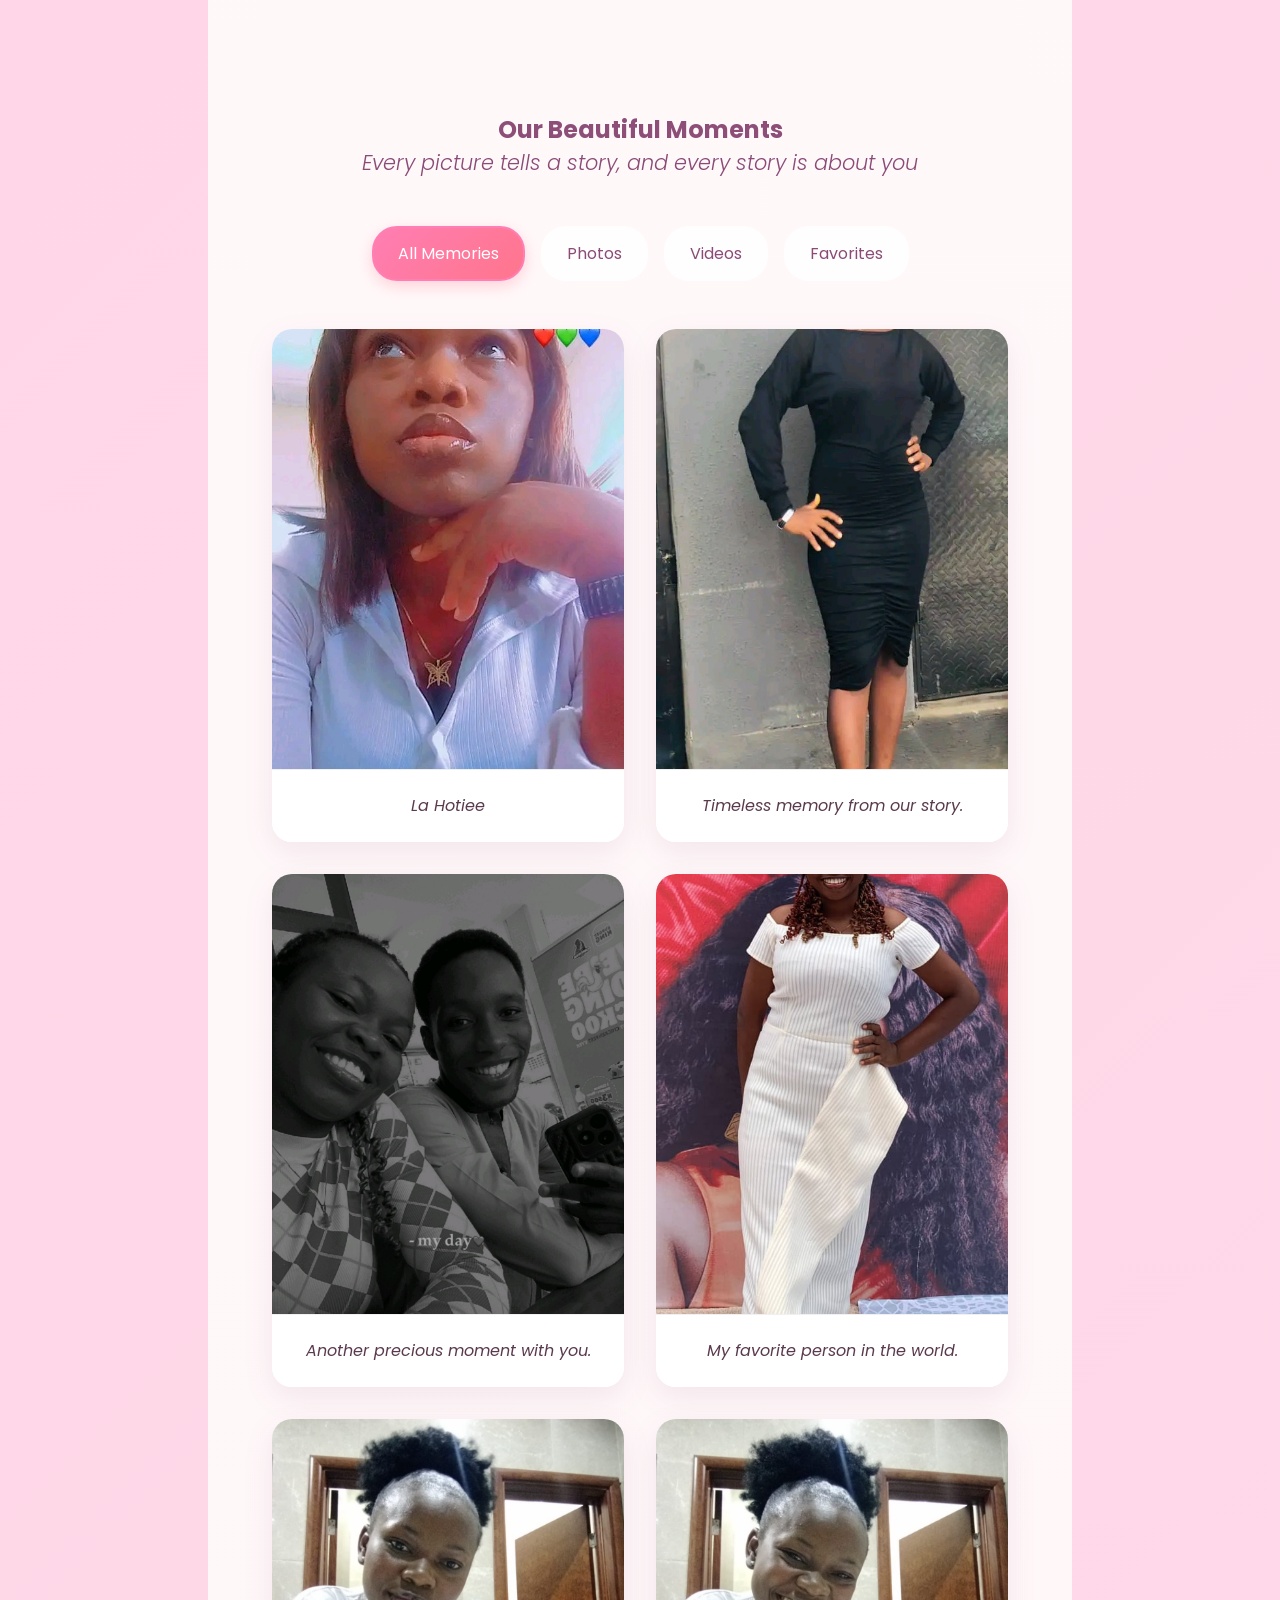
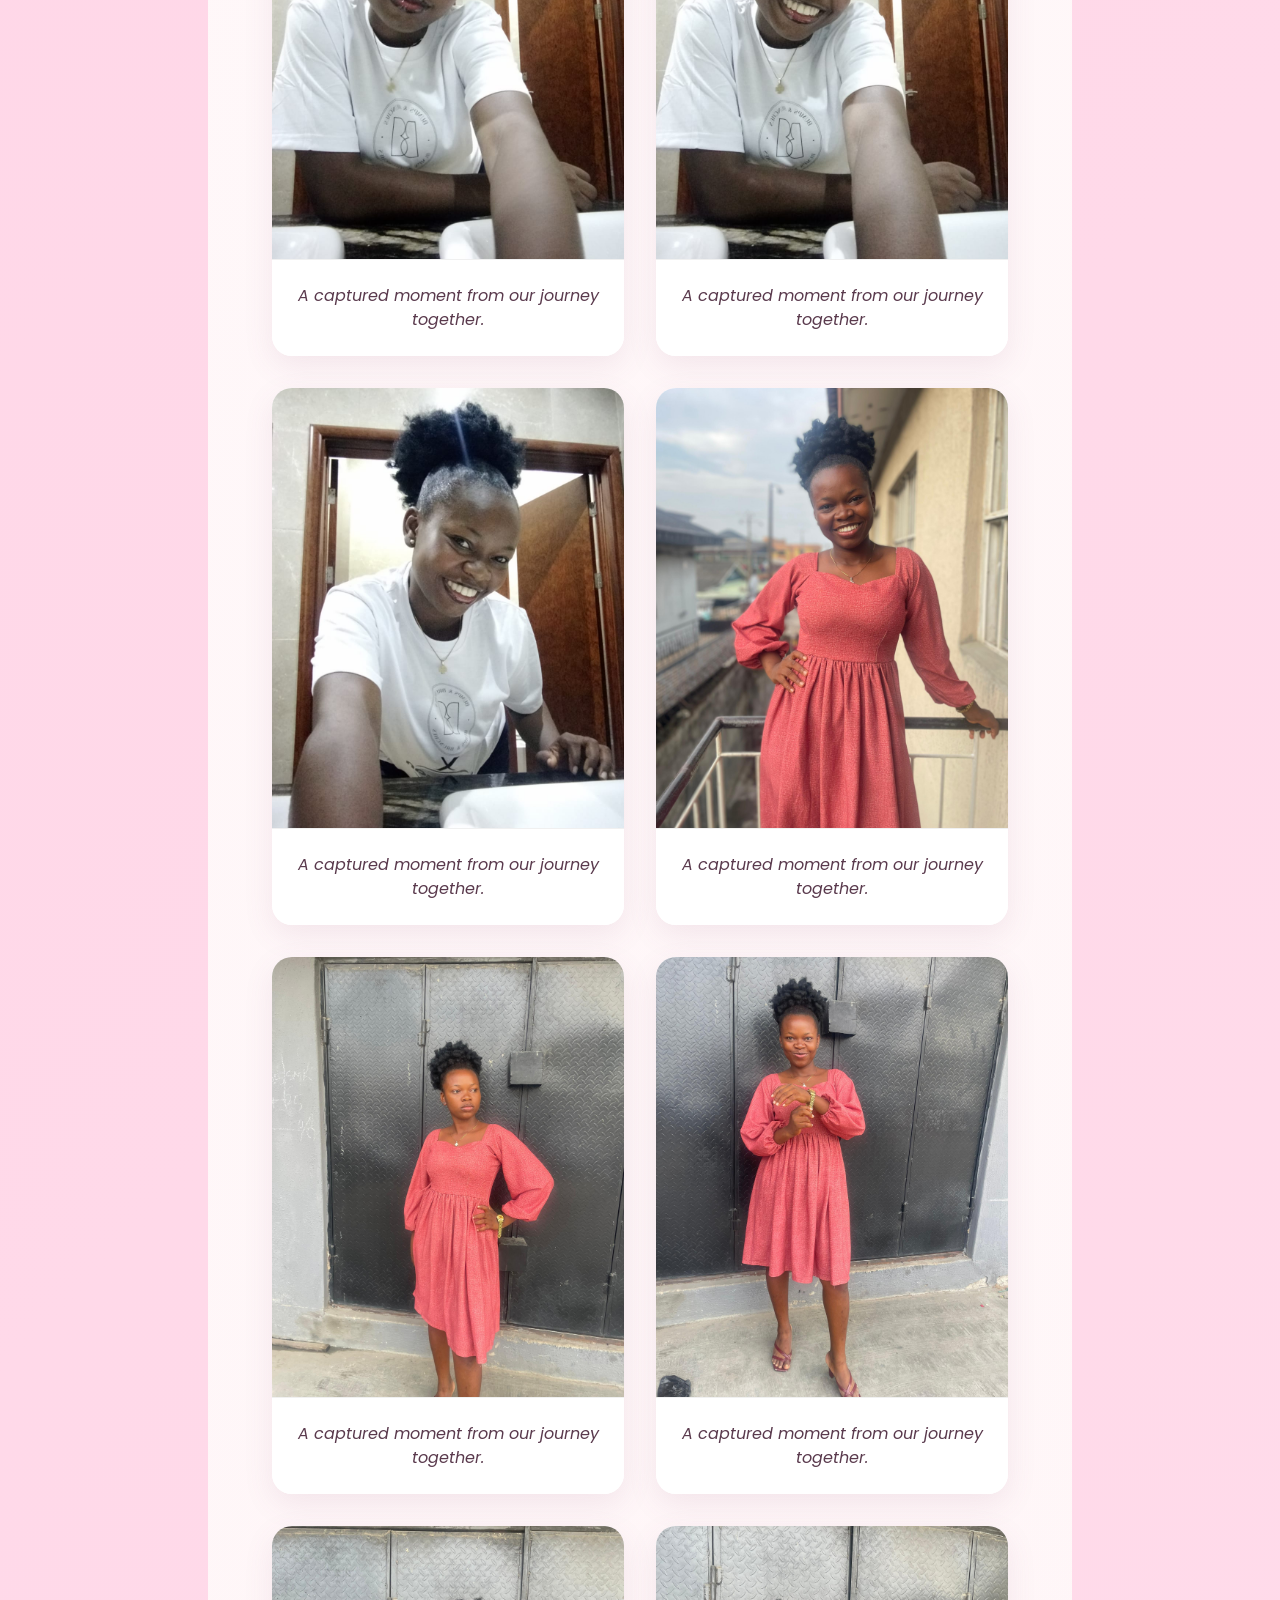
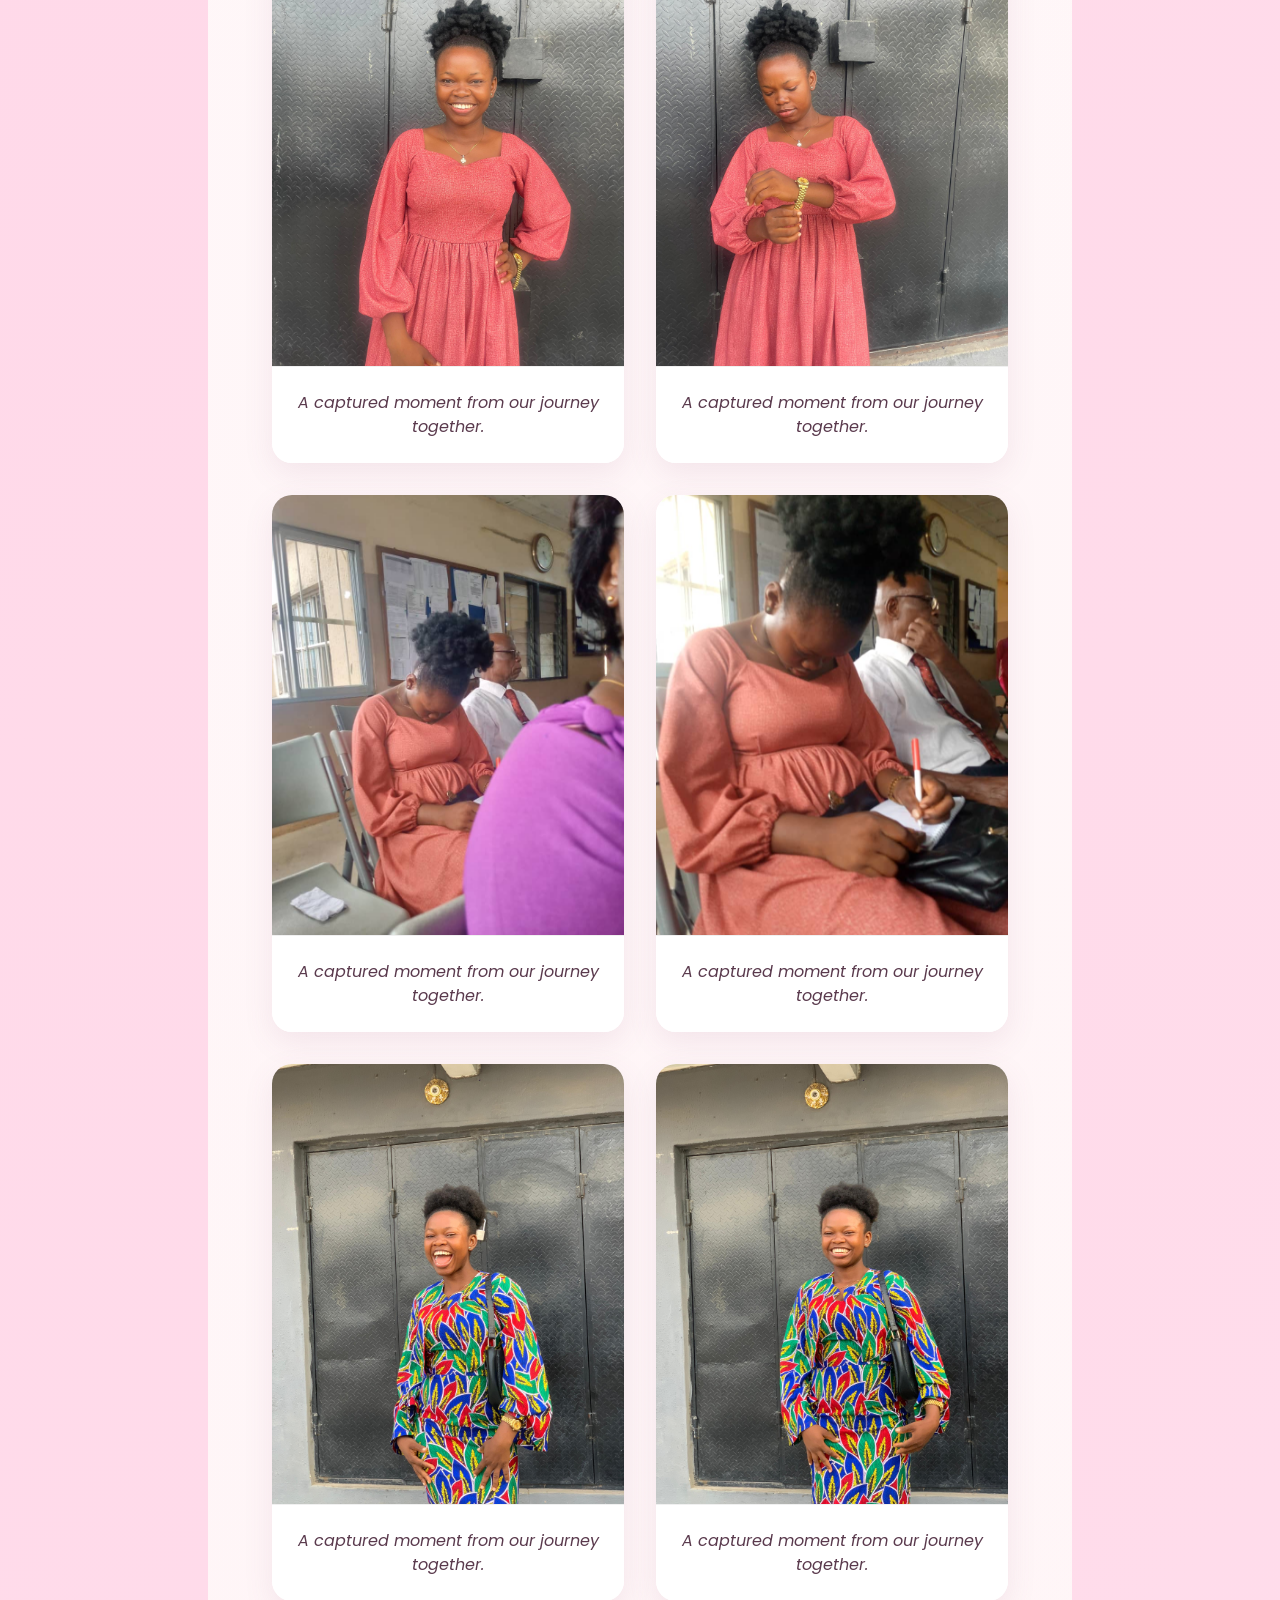
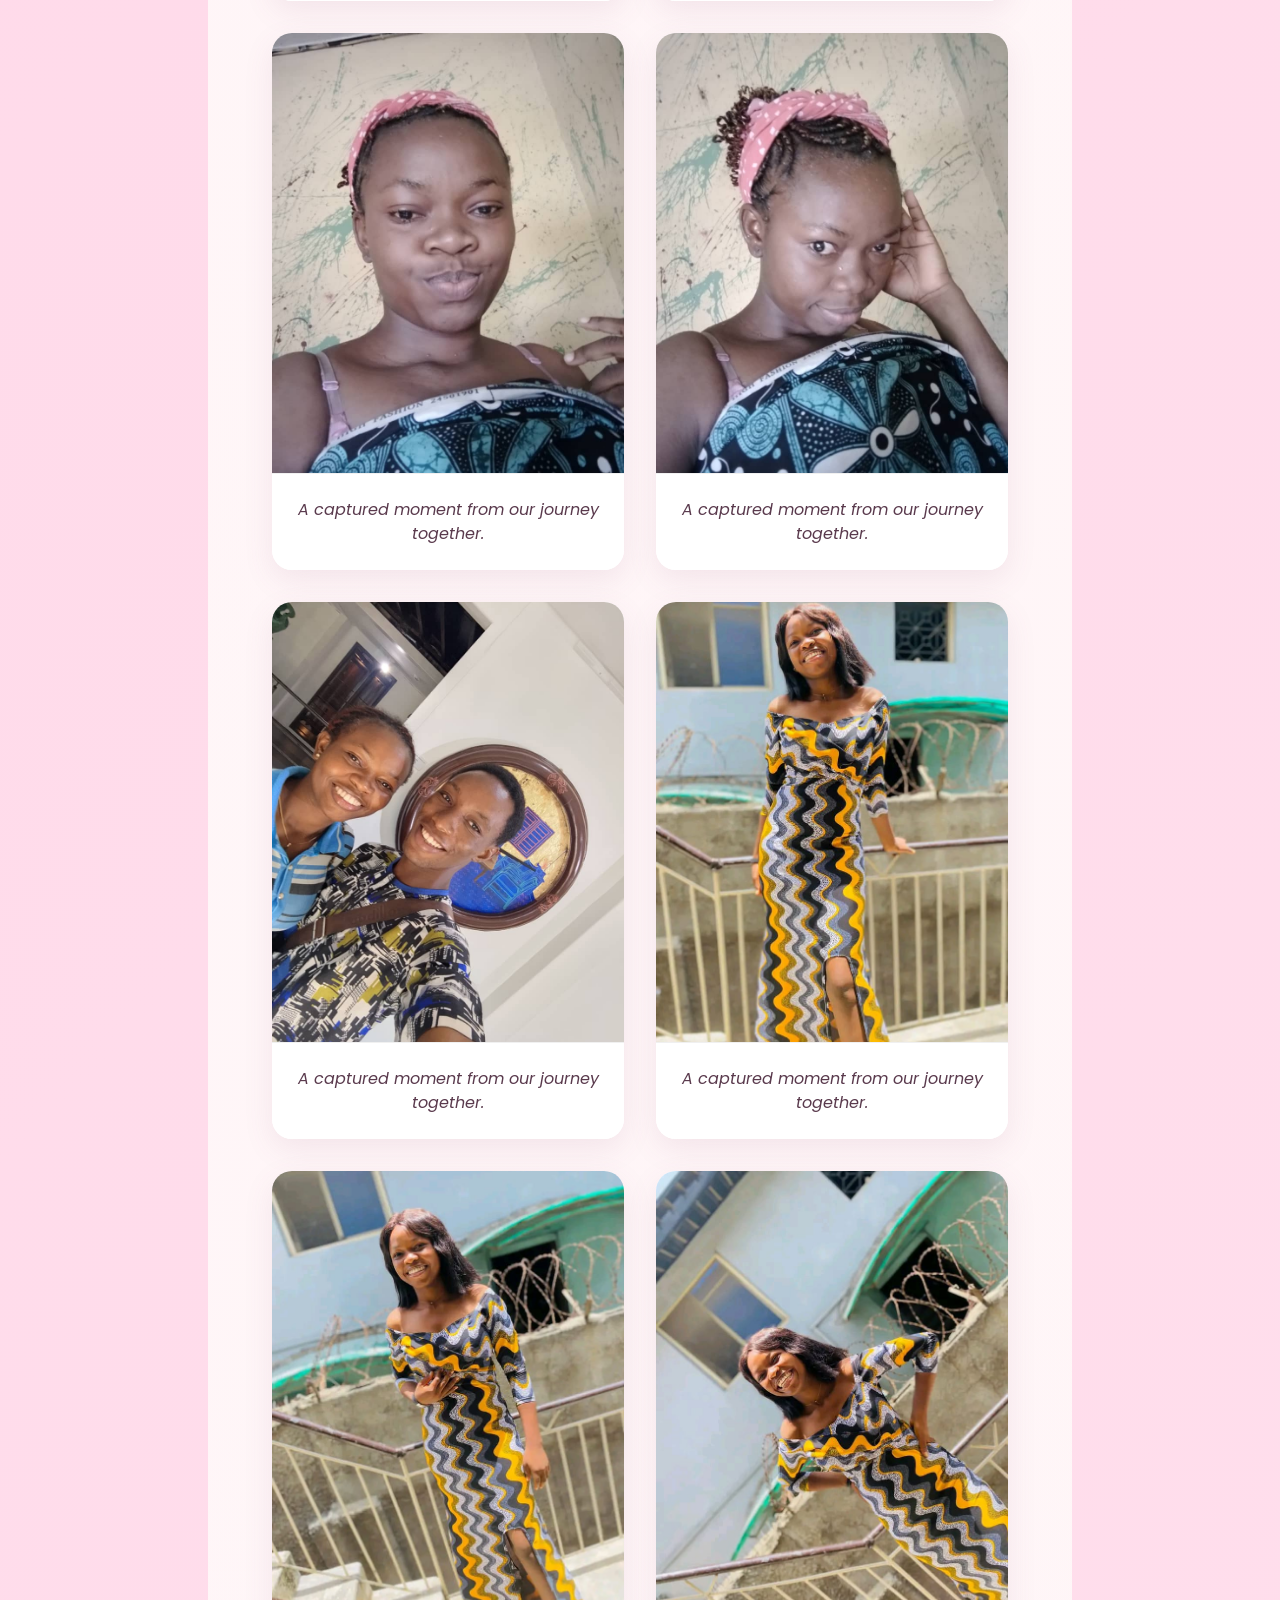
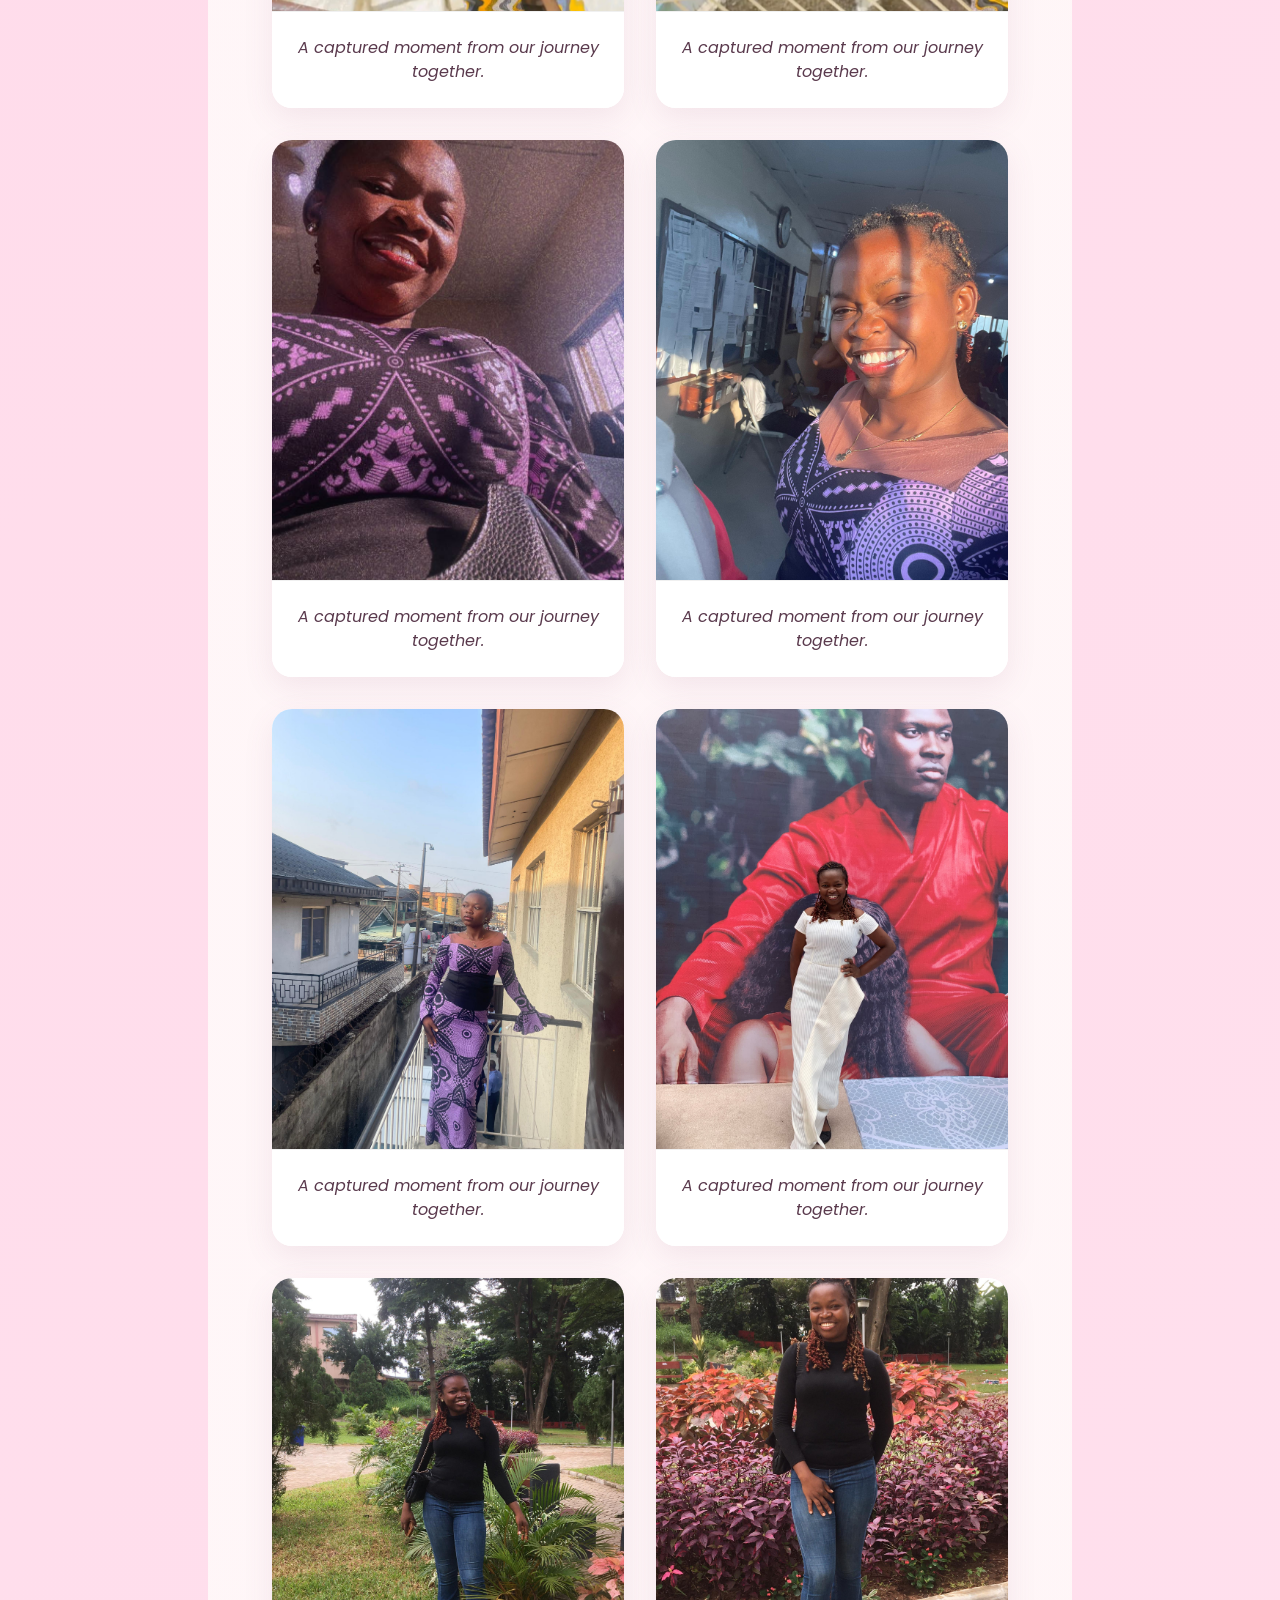
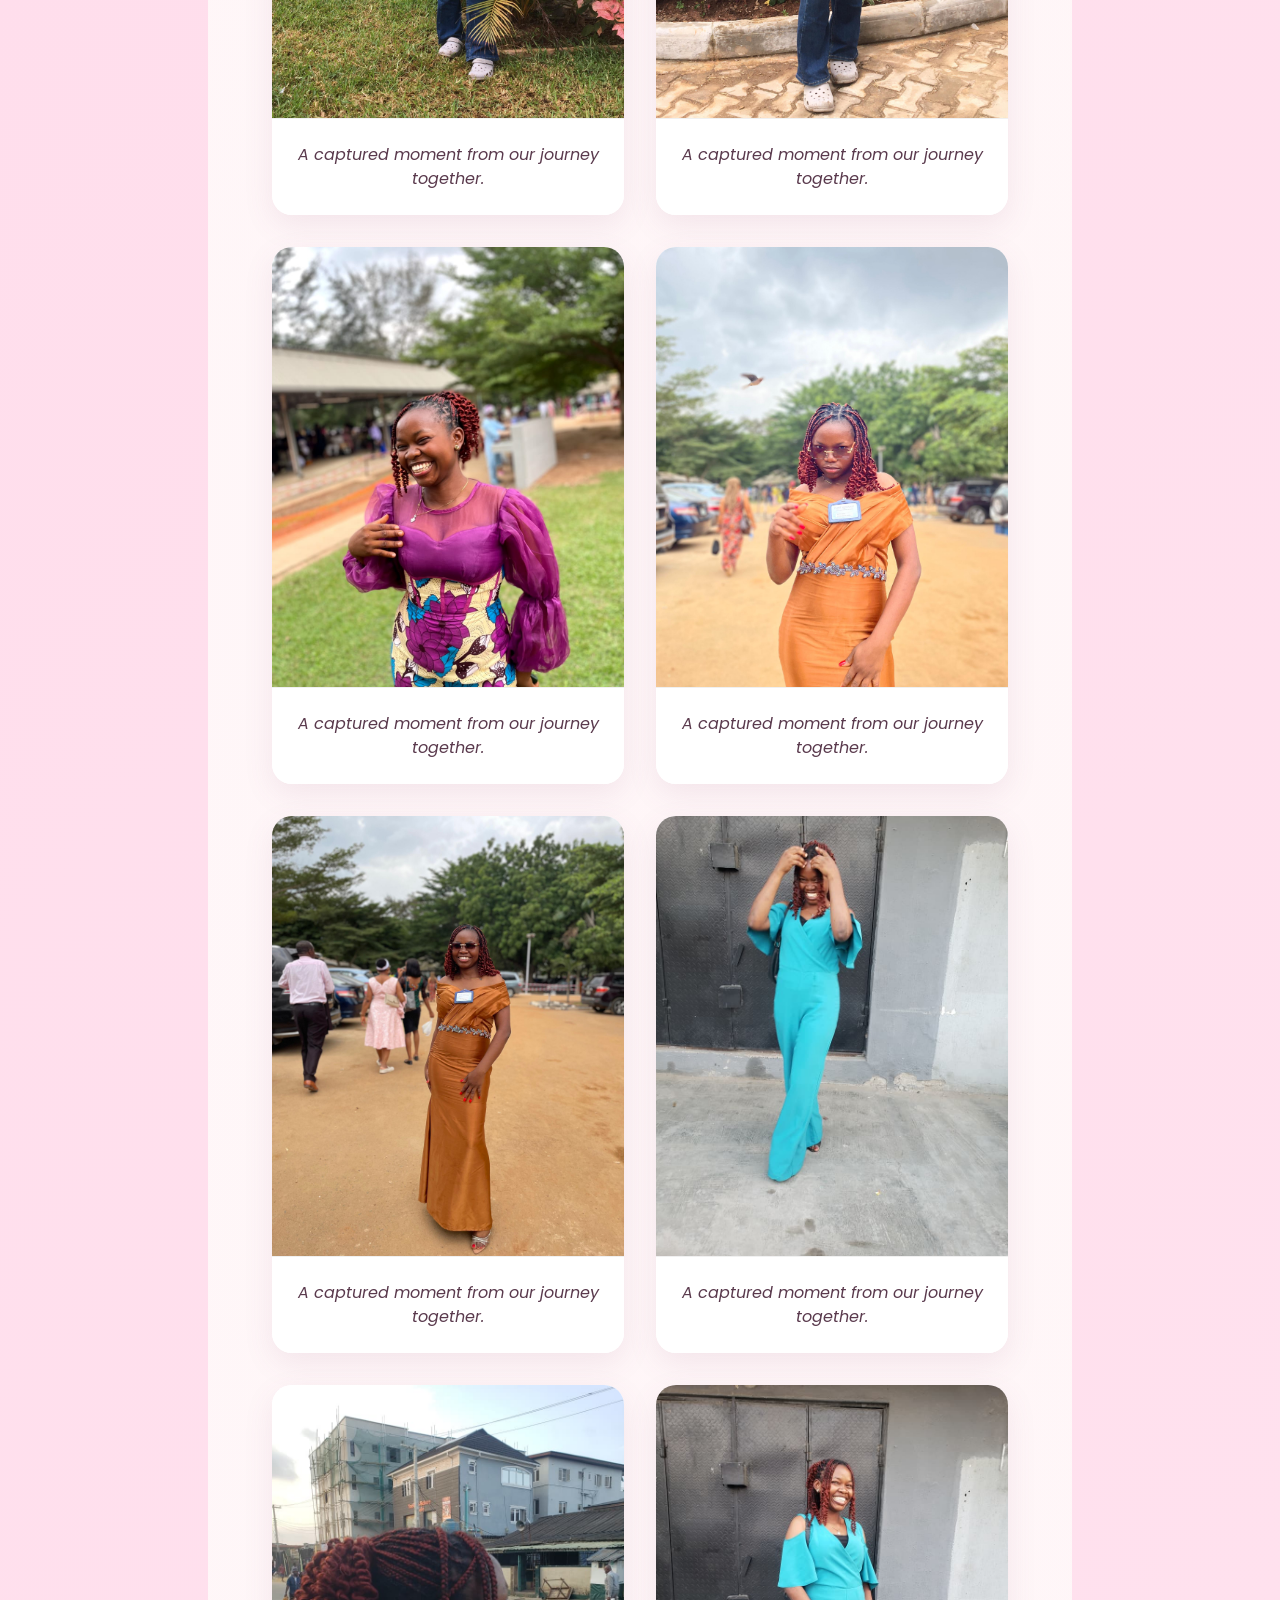
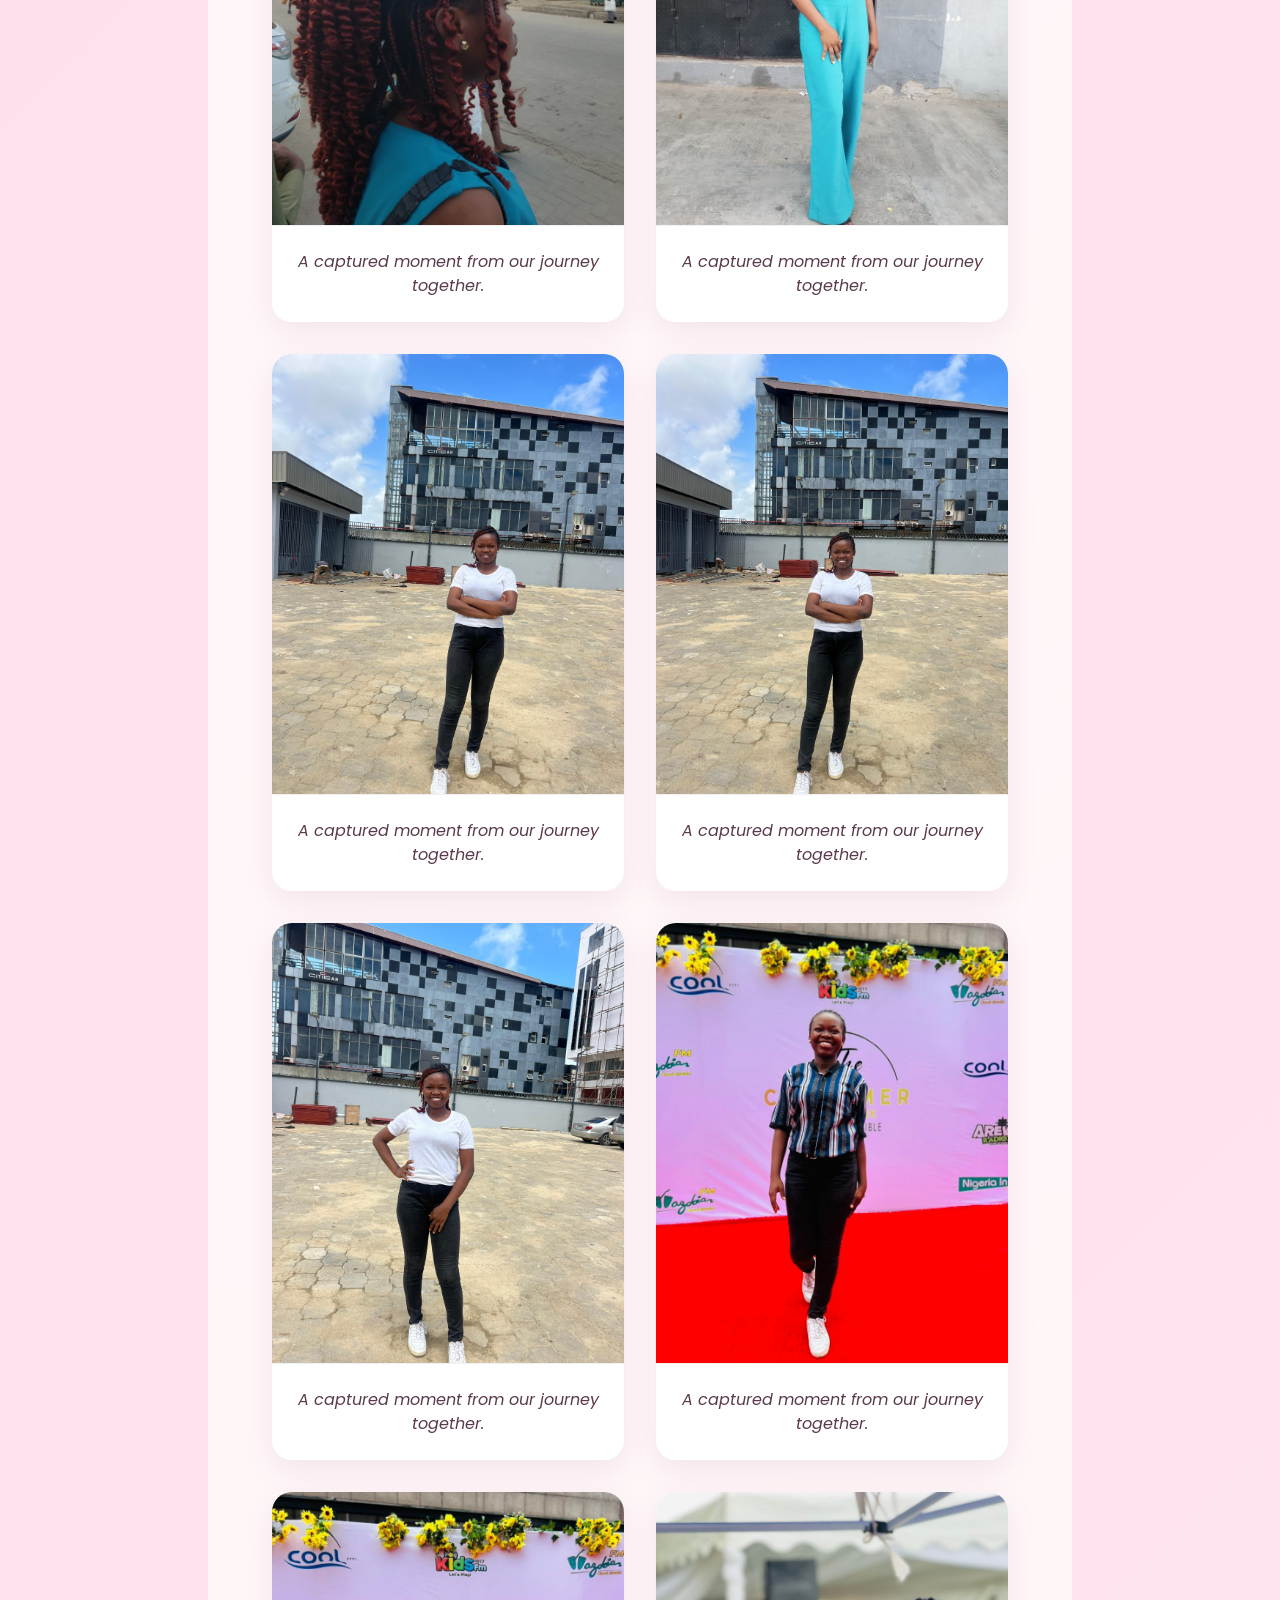
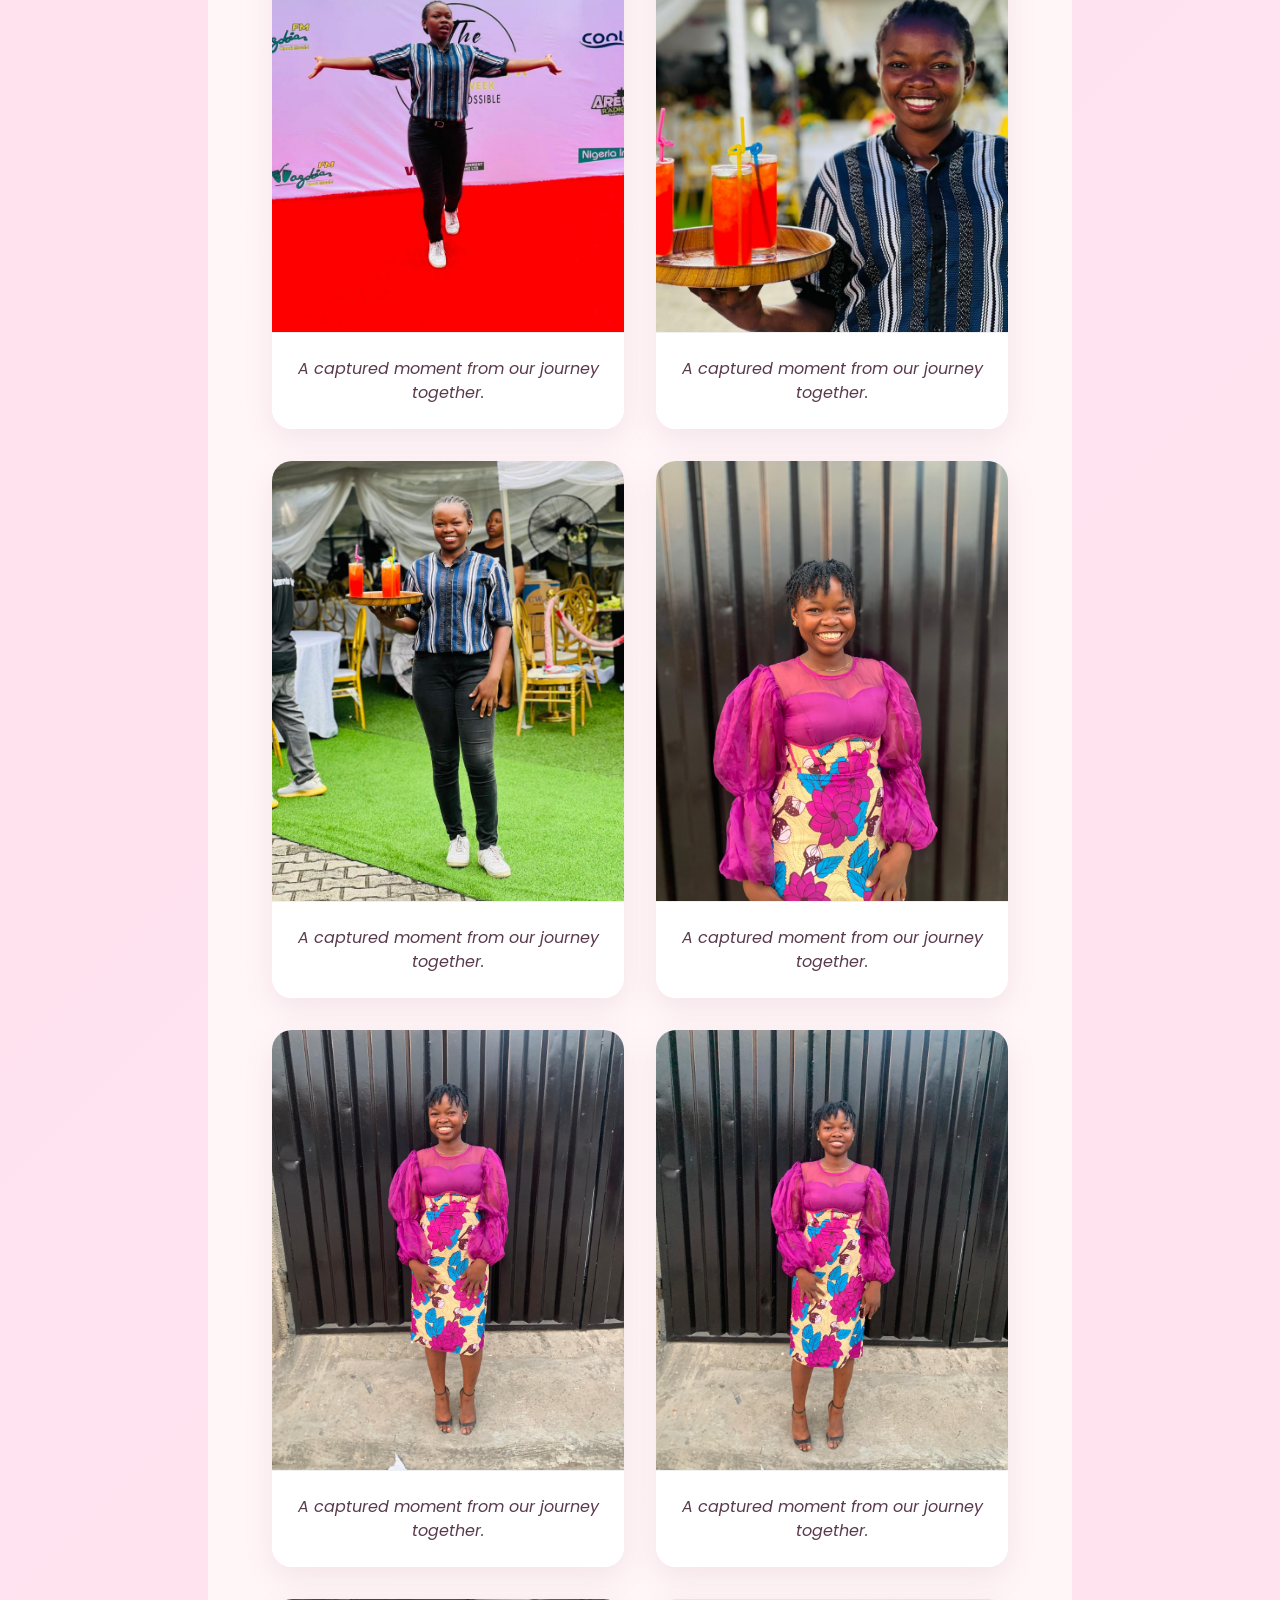
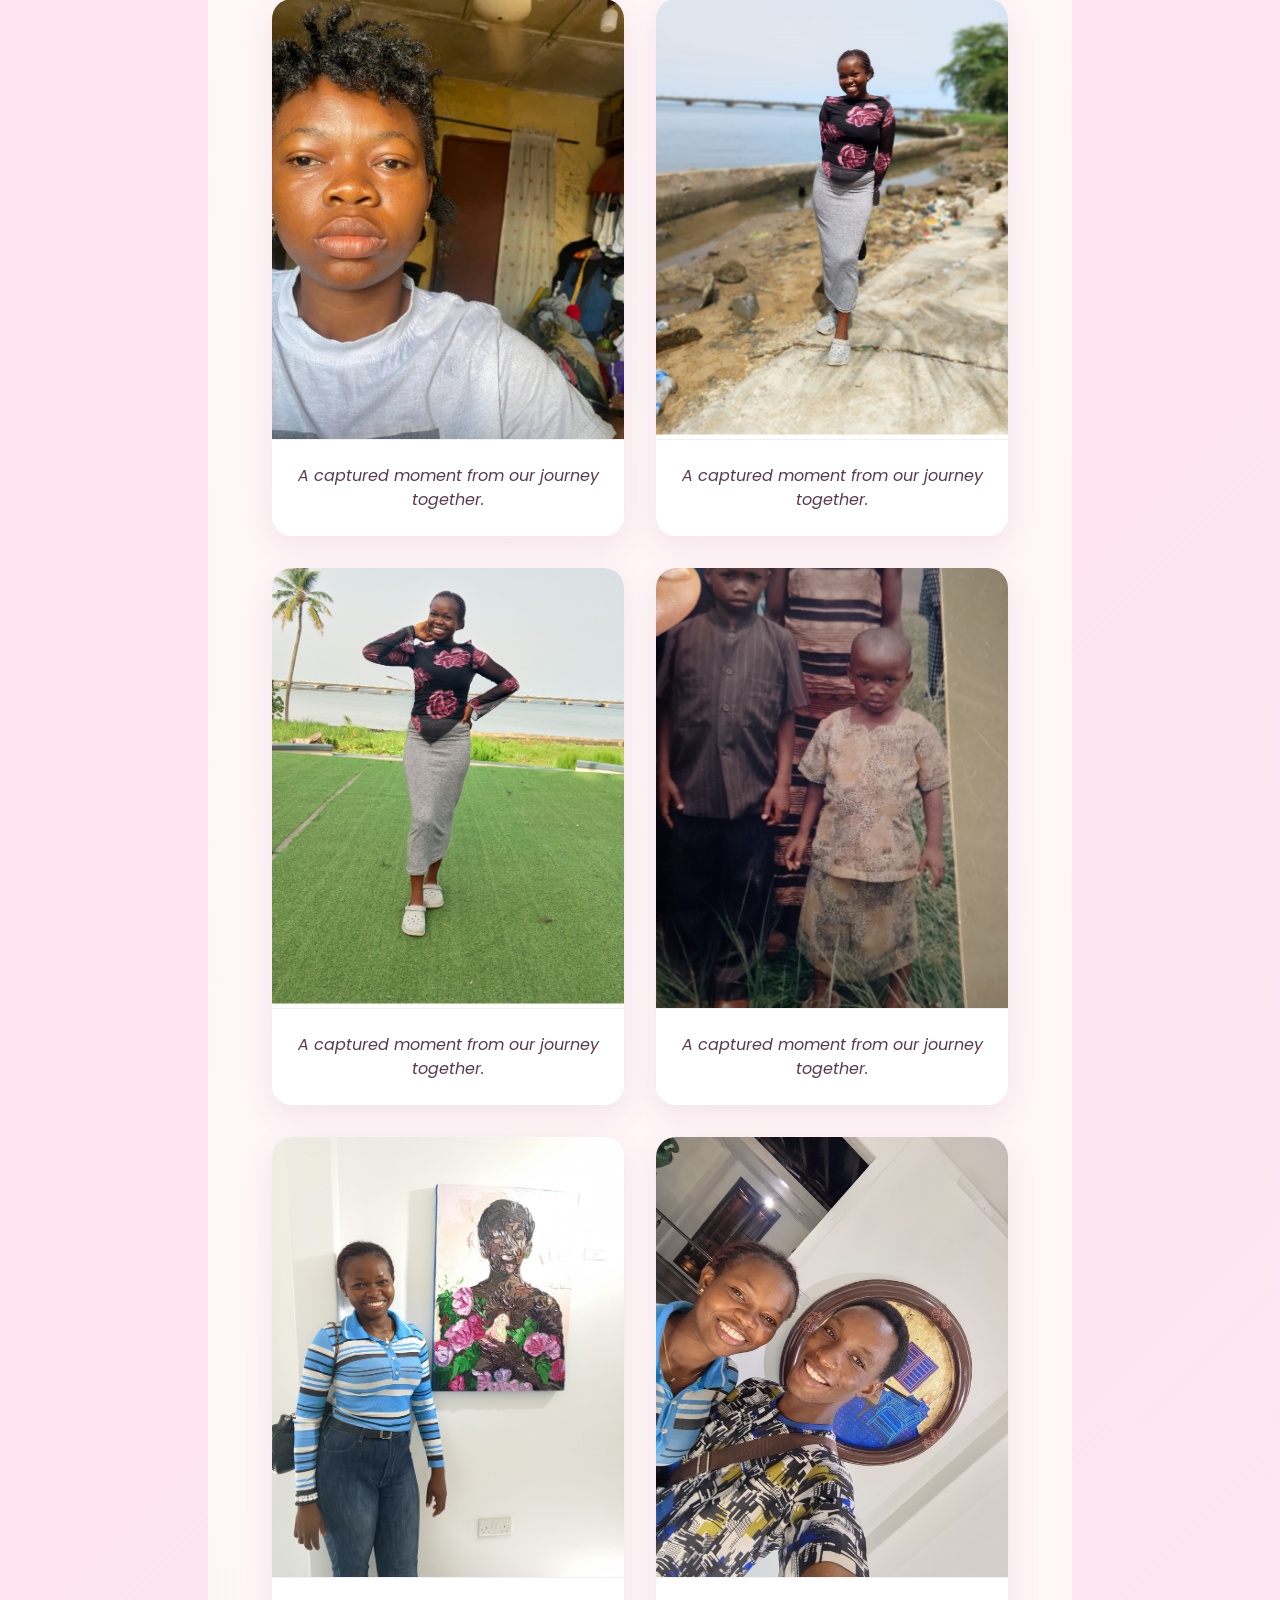
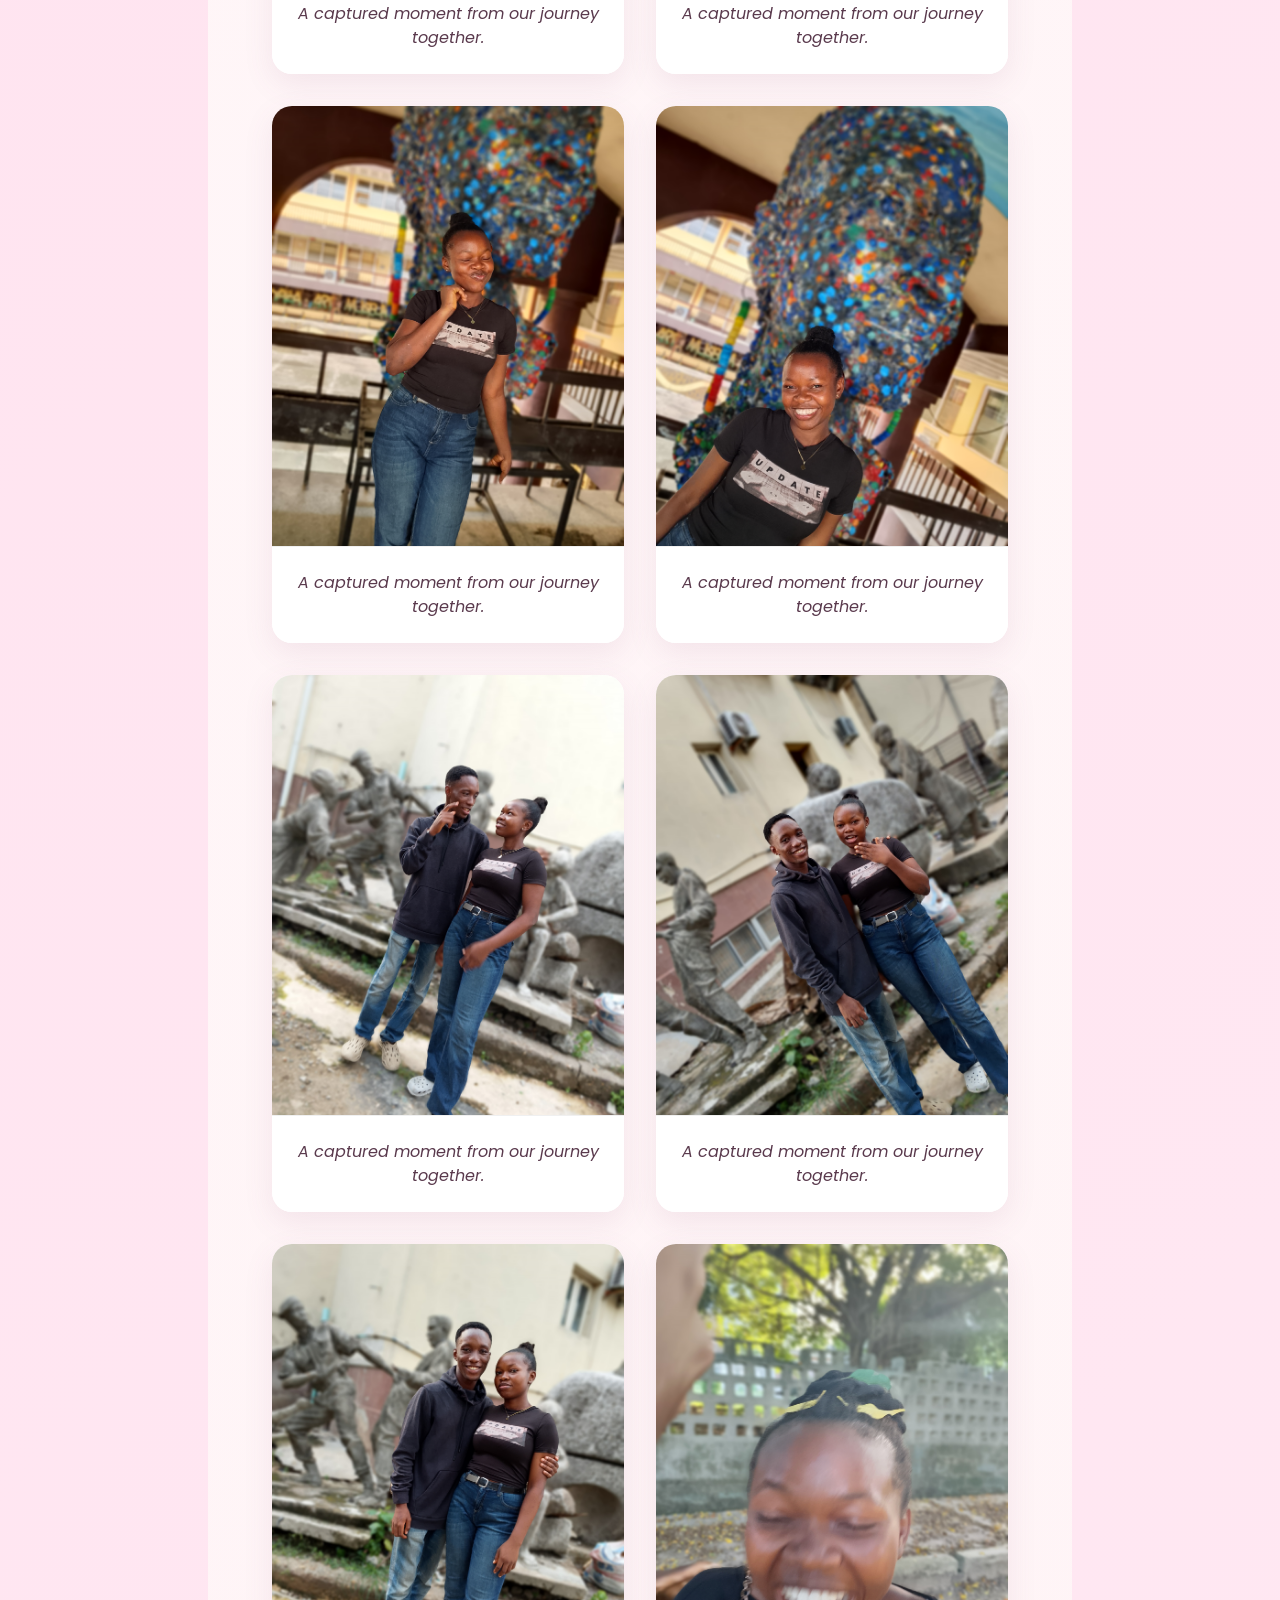
<file: photogallery.html>
<!DOCTYPE html>
<html lang="en">
<head>
    <meta charset="UTF-8">
    <meta name="viewport" content="width=device-width, initial-scale=1.0">
    <title>For You, My Love</title>
    <link href="https://fonts.googleapis.com/css2?family=Dancing+Script:wght@700&family=Poppins:wght@300;400;500&display=swap" rel="stylesheet">
    <link rel="stylesheet" href="styles.css">
</head>
<body>
    <div class="hearts-container" id="heartsContainer"></div>
    
<!-- Add this section after the previous sections -->
<section class="gallery-section" id="gallery">
    <div class="container">
        <h2 class="section-title">Our Beautiful Moments</h2>
        <p class="section-subtitle">Every picture tells a story, and every story is about you</p>
        
        <!-- Filter Tabs -->
        <div class="gallery-filter">
            <button class="filter-btn active" data-filter="all">All Memories</button>
            <button class="filter-btn" data-filter="photos">Photos</button>
            <button class="filter-btn" data-filter="videos">Videos</button>
            <button class="filter-btn" data-filter="favorites">Favorites</button>
        </div>
        
        <!-- Gallery Grid -->
        <div class="gallery-grid" id="gallery-container">
            <!-- Photo 1 -->
            <div class="gallery-item photo" data-favorite="true">
                <div class="media-wrapper">
                    <img src="https://images.unsplash.com/photo-1517841905240-472988babdf9?ixlib=rb-4.0.3&auto=format&fit=crop&w=500&q=80" alt="Beautiful moment" class="media">
                    <div class="media-overlay">
                        <button class="favorite-btn active">❤️</button>
                        <button class="expand-btn">🔍</button>
                    </div>
                </div>
                <div class="media-caption">"This one — you didn't even know I was taking it. Pure magic."</div>
            </div>
            
            <!-- Video 1 -->
            <div class="gallery-item video" data-favorite="false">
                <div class="media-wrapper">
                    <div class="video-container">
                        <video class="media" poster="https://images.unsplash.com/photo-1544005313-94ddf0286df2?ixlib=rb-4.0.3&auto=format&fit=crop&w=500&q=80">
                            <source src="#" type="video/mp4">
                            Your browser does not support the video tag.
                        </video>
                        <div class="video-play-btn">▶</div>
                    </div>
                    <div class="media-overlay">
                        <button class="favorite-btn">❤️</button>
                        <button class="expand-btn">🔍</button>
                    </div>
                </div>
                <div class="media-caption">"The way you laugh in this video? Absolutely priceless."</div>
            </div>
            
            <!-- Photo 2 -->
            <div class="gallery-item photo" data-favorite="true">
                <div class="media-wrapper">
                    <img src="https://images.unsplash.com/photo-1534528741775-53994a69daeb?ixlib=rb-4.0.3&auto=format&fit=crop&w=500&q=80" alt="Smiling beautifully" class="media">
                    <div class="media-overlay">
                        <button class="favorite-btn active">❤️</button>
                        <button class="expand-btn">🔍</button>
                    </div>
                </div>
                <div class="media-caption">"That smile could brighten even the darkest day."</div>
            </div>
            
            <!-- Photo 3 -->
            <div class="gallery-item photo" data-favorite="false">
                <div class="media-wrapper">
                    <img src="https://images.unsplash.com/photo-1507003211169-0a1dd7228f2d?ixlib=rb-4.0.3&auto=format&fit=crop&w=500&q=80" alt="Candid moment" class="media">
                    <div class="media-overlay">
                        <button class="favorite-btn">❤️</button>
                        <button class="expand-btn">🔍</button>
                    </div>
                </div>
                <div class="media-caption">"Caught in your element - this is my favorite version of you."</div>
            </div>
            
            <!-- Video 2 -->
            <div class="gallery-item video" data-favorite="true">
                <div class="media-wrapper">
                    <div class="video-container">
                        <video class="media" poster="https://images.unsplash.com/photo-1438761681033-6461ffad8d80?ixlib=rb-4.0.3&auto=format&fit=crop&w=500&q=80">
                            <source src="#" type="video/mp4">
                            Your browser does not support the video tag.
                        </video>
                        <div class="video-play-btn">▶</div>
                    </div>
                    <div class="media-overlay">
                        <button class="favorite-btn active">❤️</button>
                        <button class="expand-btn">🔍</button>
                    </div>
                </div>
                <div class="media-caption">"Your energy in this moment is absolutely contagious."</div>
            </div>
            
            <!-- Photo 4 -->
            <div class="gallery-item photo" data-favorite="false">
                <div class="media-wrapper">
                    <img src="https://images.unsplash.com/photo-1494790108755-2616b612b786?ixlib=rb-4.0.3&auto=format&fit=crop&w=500&q=80" alt="Beautiful portrait" class="media">
                    <div class="media-overlay">
                        <button class="favorite-btn">❤️</button>
                        <button class="expand-btn">🔍</button>
                    </div>
                </div>
                <div class="media-caption">"Perfection captured in a single frame."</div>
            </div>
        </div>
        
        <!-- Load More Button -->
        <div class="load-more-container">
            <button class="load-more-btn" id="loveletersBtn">You Never Tire? ...</button>
        </div>
    </div>
    
    <!-- Lightbox Modal -->
    <div class="lightbox" id="lightbox">
        <div class="lightbox-content">
            <button class="lightbox-close">&times;</button>
            <button class="lightbox-nav lightbox-prev">‹</button>
            <button class="lightbox-nav lightbox-next">›</button>
            
            <div class="lightbox-media">
                <!-- Content will be injected here -->
            </div>
            
            <div class="lightbox-caption">
                <!-- Caption will be injected here -->
            </div>
            
            <div class="lightbox-favorite">
                <button class="lightbox-favorite-btn">❤️</button>
            </div>
        </div>
    </div>
</section>

<style>
    /* Gallery Section Styles */
    .gallery-section {
        padding: 5rem 2rem;
        background: linear-gradient(135deg, #fffafb 0%, #fff5f7 100%);
        min-height: 100vh;
        position: relative;
        overflow: hidden;
    }

    .gallery-section::before {
        content: '';
        position: absolute;
        top: 0;
        left: 0;
        right: 0;
        bottom: 0;
        background: 
            radial-gradient(circle at 10% 20%, rgba(255, 182, 193, 0.05) 0%, transparent 50%),
            radial-gradient(circle at 90% 80%, rgba(255, 192, 203, 0.05) 0%, transparent 50%);
        pointer-events: none;
    }

    .section-subtitle {
        text-align: center;
        font-size: 1.3rem;
        color: #8a4b76;
        margin-bottom: 3rem;
        font-weight: 300;
        font-style: italic;
        opacity: 0;
        transform: translateY(20px);
        animation: fadeInUp 1s ease forwards 0.5s;
    }

    .gallery-filter {
        display: flex;
        justify-content: center;
        gap: 1rem;
        margin-bottom: 3rem;
        flex-wrap: wrap;
    }

    .filter-btn {
        background: rgba(255, 255, 255, 0.8);
        border: 2px solid transparent;
        padding: 0.8rem 1.5rem;
        border-radius: 25px;
        font-family: 'Poppins', sans-serif;
        font-size: 1rem;
        color: #8a4b76;
        cursor: pointer;
        transition: all 0.3s ease;
        backdrop-filter: blur(10px);
    }

    .filter-btn:hover {
        background: rgba(255, 255, 255, 1);
        transform: translateY(-2px);
    }

    .filter-btn.active {
        background: linear-gradient(135deg, #ff7eb3, #ff758c);
        color: white;
        border-color: #ff7eb3;
        box-shadow: 0 5px 15px rgba(255, 118, 140, 0.3);
    }

    .gallery-grid {
        display: grid;
        grid-template-columns: repeat(auto-fit, minmax(300px, 1fr));
        gap: 2rem;
        max-width: 1400px;
        margin: 0 auto 3rem;
    }

    .gallery-item {
        background: white;
        border-radius: 20px;
        overflow: hidden;
        box-shadow: 0 10px 30px rgba(138, 75, 118, 0.1);
        transition: all 0.4s ease;
        opacity: 0;
        transform: translateY(30px);
        animation: fadeInUp 0.8s ease forwards;
    }

    .gallery-item:hover {
        transform: translateY(-10px);
        box-shadow: 0 20px 40px rgba(138, 75, 118, 0.2);
    }

    .media-wrapper {
        position: relative;
        overflow: hidden;
        aspect-ratio: 4/5;
    }

    .media {
        width: 100%;
        height: 100%;
        object-fit: cover;
        transition: transform 0.4s ease;
    }

    .gallery-item:hover .media {
        transform: scale(1.05);
    }

    .media-overlay {
        position: absolute;
        top: 0;
        left: 0;
        right: 0;
        bottom: 0;
        background: linear-gradient(to bottom, transparent 60%, rgba(0, 0, 0, 0.3));
        display: flex;
        justify-content: space-between;
        align-items: flex-start;
        padding: 1rem;
        opacity: 0;
        transition: opacity 0.3s ease;
    }

    .gallery-item:hover .media-overlay {
        opacity: 1;
    }

    .favorite-btn, .expand-btn {
        background: rgba(255, 255, 255, 0.9);
        border: none;
        width: 40px;
        height: 40px;
        border-radius: 50%;
        display: flex;
        align-items: center;
        justify-content: center;
        font-size: 1.2rem;
        cursor: pointer;
        transition: all 0.3s ease;
        backdrop-filter: blur(10px);
    }

    .favorite-btn:hover, .expand-btn:hover {
        transform: scale(1.1);
        background: white;
    }

    .favorite-btn.active {
        background: #ff7eb3;
        animation: heartPulse 1s ease;
    }

    .video-container {
        position: relative;
        width: 100%;
        height: 100%;
    }

    .video-play-btn {
        position: absolute;
        top: 50%;
        left: 50%;
        transform: translate(-50%, -50%);
        width: 60px;
        height: 60px;
        background: rgba(255, 255, 255, 0.9);
        border-radius: 50%;
        display: flex;
        align-items: center;
        justify-content: center;
        font-size: 1.5rem;
        color: #ff7eb3;
        cursor: pointer;
        transition: all 0.3s ease;
        backdrop-filter: blur(10px);
    }

    .video-play-btn:hover {
        background: white;
        transform: translate(-50%, -50%) scale(1.1);
    }

    .media-caption {
        padding: 1.5rem;
        font-style: italic;
        color: #5a3a4d;
        text-align: center;
        background: white;
        font-size: 1rem;
        line-height: 1.5;
        border-top: 1px solid #f0f0f0;
    }

    .load-more-container {
        text-align: center;
    }

    .load-more-btn {
        background: linear-gradient(135deg, #ff7eb3, #ff758c);
        color: white;
        border: none;
        padding: 1rem 2rem;
        border-radius: 25px;
        font-family: 'Poppins', sans-serif;
        font-size: 1.1rem;
        cursor: pointer;
        transition: all 0.3s ease;
        box-shadow: 0 5px 15px rgba(255, 118, 140, 0.3);
    }

    .load-more-btn:hover {
        transform: translateY(-3px);
        box-shadow: 0 8px 20px rgba(255, 118, 140, 0.4);
    }

    /* Lightbox Styles */
    .lightbox {
        position: fixed;
        top: 0;
        left: 0;
        width: 100%;
        height: 100%;
        background: rgba(0, 0, 0, 0.9);
        display: none;
        align-items: center;
        justify-content: center;
        z-index: 1000;
        opacity: 0;
        transition: opacity 0.3s ease;
    }

    .lightbox.active {
        display: flex;
        opacity: 1;
    }

    .lightbox-content {
        position: relative;
        max-width: 90%;
        max-height: 90%;
        background: white;
        border-radius: 20px;
        overflow: hidden;
        box-shadow: 0 20px 60px rgba(0, 0, 0, 0.5);
    }

    .lightbox-close {
        position: absolute;
        top: 1rem;
        right: 1rem;
        background: rgba(0, 0, 0, 0.5);
        color: white;
        border: none;
        width: 40px;
        height: 40px;
        border-radius: 50%;
        font-size: 1.5rem;
        cursor: pointer;
        z-index: 10;
        transition: all 0.3s ease;
    }

    .lightbox-close:hover {
        background: rgba(0, 0, 0, 0.8);
        transform: scale(1.1);
    }

    .lightbox-nav {
        position: absolute;
        top: 50%;
        transform: translateY(-50%);
        background: rgba(0, 0, 0, 0.5);
        color: white;
        border: none;
        width: 50px;
        height: 50px;
        border-radius: 50%;
        font-size: 2rem;
        cursor: pointer;
        z-index: 10;
        transition: all 0.3s ease;
    }

    .lightbox-prev {
        left: 1rem;
    }

    .lightbox-next {
        right: 1rem;
    }

    .lightbox-nav:hover {
        background: rgba(0, 0, 0, 0.8);
        transform: translateY(-50%) scale(1.1);
    }

    .lightbox-media {
        max-width: 100%;
        max-height: 70vh;
        display: flex;
        align-items: center;
        justify-content: center;
    }

    .lightbox-media img,
    .lightbox-media video {
        max-width: 100%;
        max-height: 70vh;
        object-fit: contain;
    }

    .lightbox-caption {
        padding: 1.5rem;
        text-align: center;
        background: white;
        font-style: italic;
        color: #5a3a4d;
        font-size: 1.1rem;
    }

    .lightbox-favorite {
        position: absolute;
        bottom: 1rem;
        right: 1rem;
    }

    .lightbox-favorite-btn {
        background: rgba(255, 255, 255, 0.9);
        border: none;
        width: 50px;
        height: 50px;
        border-radius: 50%;
        font-size: 1.5rem;
        cursor: pointer;
        transition: all 0.3s ease;
        backdrop-filter: blur(10px);
    }

    .lightbox-favorite-btn.active {
        background: #ff7eb3;
        animation: heartPulse 1s ease;
    }

    .lightbox-favorite-btn:hover {
        transform: scale(1.1);
    }

    /* Animations */
    @keyframes heartPulse {
        0% {
            transform: scale(1);
        }
        25% {
            transform: scale(1.3);
        }
        50% {
            transform: scale(1);
        }
        75% {
            transform: scale(1.2);
        }
        100% {
            transform: scale(1);
        }
    }

    @keyframes sparkle {
        0% {
            transform: scale(0) rotate(0deg);
            opacity: 0;
        }
        50% {
            opacity: 1;
        }
        100% {
            transform: scale(1.5) rotate(180deg);
            opacity: 0;
        }
    }

    /* Responsive Design */
    @media (max-width: 768px) {
        .gallery-grid {
            grid-template-columns: repeat(auto-fit, minmax(250px, 1fr));
            gap: 1.5rem;
        }
        
        .gallery-filter {
            gap: 0.5rem;
        }
        
        .filter-btn {
            padding: 0.6rem 1.2rem;
            font-size: 0.9rem;
        }
        
        .lightbox-content {
            max-width: 95%;
            max-height: 95%;
        }
        
        .lightbox-nav {
            width: 40px;
            height: 40px;
            font-size: 1.5rem;
        }
    }

    @media (max-width: 480px) {
        .gallery-section {
            padding: 3rem 1rem;
        }
        
        .gallery-grid {
            grid-template-columns: 1fr;
        }
        
        .media-caption {
            padding: 1rem;
            font-size: 0.9rem;
        }
        
        .section-subtitle {
            font-size: 1.1rem;
        }
    }
</style>

<script>
    // Gallery functionality
    document.addEventListener('DOMContentLoaded', function() {
        const gallerySection = document.getElementById('gallery');
        const filterButtons = document.querySelectorAll('.filter-btn');
        const galleryItems = document.querySelectorAll('.gallery-item');
        const favoriteButtons = document.querySelectorAll('.favorite-btn');
        const expandButtons = document.querySelectorAll('.expand-btn');
        const lightbox = document.getElementById('lightbox');
        const lightboxClose = document.querySelector('.lightbox-close');
        const lightboxPrev = document.querySelector('.lightbox-prev');
        const lightboxNext = document.querySelector('.lightbox-next');
        const lightboxFavorite = document.querySelector('.lightbox-favorite-btn');
        const loadMoreBtn = document.querySelector('.load-more-btn');
        
        let currentMediaIndex = 0;
        let currentMediaItems = [];
        
        // Filter functionality
        filterButtons.forEach(button => {
            button.addEventListener('click', function() {
                const filter = this.getAttribute('data-filter');
                
                // Update active button
                filterButtons.forEach(btn => btn.classList.remove('active'));
                this.classList.add('active');
                
                // Filter items
                galleryItems.forEach(item => {
                    if (filter === 'all') {
                        item.style.display = 'block';
                    } else if (filter === 'favorites') {
                        if (item.getAttribute('data-favorite') === 'true') {
                            item.style.display = 'block';
                        } else {
                            item.style.display = 'none';
                        }
                    } else {
                        if (item.classList.contains(filter)) {
                            item.style.display = 'block';
                        } else {
                            item.style.display = 'none';
                        }
                    }
                });
            });
        });
        
        // Favorite button functionality
        favoriteButtons.forEach(button => {
            button.addEventListener('click', function(e) {
                e.stopPropagation();
                this.classList.toggle('active');
                
                // Update data attribute on parent item
                const galleryItem = this.closest('.gallery-item');
                galleryItem.setAttribute('data-favorite', this.classList.contains('active'));
                
                // Add sparkle animation
                this.style.animation = 'heartPulse 1s ease';
                setTimeout(() => {
                    this.style.animation = '';
                }, 1000);
            });
        });
        
        // Expand button functionality (lightbox)
        expandButtons.forEach((button, index) => {
            button.addEventListener('click', function(e) {
                e.stopPropagation();
                openLightbox(index);
            });
        });
        
        // Media click to open lightbox
        galleryItems.forEach((item, index) => {
            item.addEventListener('click', function() {
                openLightbox(index);
            });
        });
        
        // Open lightbox function
        function openLightbox(index) {
            currentMediaIndex = index;
            currentMediaItems = Array.from(galleryItems).filter(item => 
                window.getComputedStyle(item).display !== 'none'
            );
            
            const currentItem = currentMediaItems[currentMediaIndex];
            const mediaWrapper = currentItem.querySelector('.media-wrapper');
            const media = mediaWrapper.querySelector('.media');
            const caption = currentItem.querySelector('.media-caption').textContent;
            const isFavorite = currentItem.getAttribute('data-favorite') === 'true';
            
            // Set lightbox content
            const lightboxMedia = document.querySelector('.lightbox-media');
            lightboxMedia.innerHTML = '';
            
            if (media.tagName === 'IMG') {
                const img = document.createElement('img');
                img.src = media.src;
                img.alt = media.alt;
                lightboxMedia.appendChild(img);
            } else if (media.tagName === 'VIDEO') {
                const video = document.createElement('video');
                video.src = media.querySelector('source').src;
                video.controls = true;
                video.autoplay = true;
                lightboxMedia.appendChild(video);
            }
            
            // Set caption
            document.querySelector('.lightbox-caption').textContent = caption;
            
            // Set favorite button state
            lightboxFavorite.classList.toggle('active', isFavorite);
            
            // Show lightbox
            lightbox.classList.add('active');
            document.body.style.overflow = 'hidden';
        }
        
        // Close lightbox
        lightboxClose.addEventListener('click', closeLightbox);
        lightbox.addEventListener('click', function(e) {
            if (e.target === lightbox) {
                closeLightbox();
            }
        });
        
        function closeLightbox() {
            lightbox.classList.remove('active');
            document.body.style.overflow = 'auto';
            
            // Pause any playing video
            const video = lightbox.querySelector('video');
            if (video) {
                video.pause();
            }
        }
        
        // Lightbox navigation
        lightboxPrev.addEventListener('click', function(e) {
            e.stopPropagation();
            navigateLightbox(-1);
        });
        
        lightboxNext.addEventListener('click', function(e) {
            e.stopPropagation();
            navigateLightbox(1);
        });
        
        function navigateLightbox(direction) {
            currentMediaIndex += direction;
            
            if (currentMediaIndex < 0) {
                currentMediaIndex = currentMediaItems.length - 1;
            } else if (currentMediaIndex >= currentMediaItems.length) {
                currentMediaIndex = 0;
            }
            
            openLightbox(Array.from(galleryItems).indexOf(currentMediaItems[currentMediaIndex]));
        }
        
        // Lightbox favorite button
        lightboxFavorite.addEventListener('click', function() {
            this.classList.toggle('active');
            
            // Update the original item's favorite state
            const currentItem = currentMediaItems[currentMediaIndex];
            const originalFavoriteBtn = currentItem.querySelector('.favorite-btn');
            originalFavoriteBtn.classList.toggle('active', this.classList.contains('active'));
            currentItem.setAttribute('data-favorite', this.classList.contains('active'));
            
            // Add animation
            this.style.animation = 'heartPulse 1s ease';
            setTimeout(() => {
                this.style.animation = '';
            }, 1000);
        });
        
        // Load more functionality (simulated)
        loadMoreBtn.addEventListener('click', function() {
            this.textContent = 'Loading...';
            this.disabled = true;
            
            // Simulate loading
            setTimeout(() => {
                this.textContent = 'All Memories Loaded';
                this.style.opacity = '0.5';
            }, 1500);
        });
        
        // Keyboard navigation
        document.addEventListener('keydown', function(e) {
            if (lightbox.classList.contains('active')) {
                if (e.key === 'Escape') {
                    closeLightbox();
                } else if (e.key === 'ArrowLeft') {
                    navigateLightbox(-1);
                } else if (e.key === 'ArrowRight') {
                    navigateLightbox(1);
                }
            }
        });
        
        // Intersection Observer for animations
        const galleryObserver = new IntersectionObserver((entries) => {
            entries.forEach(entry => {
                if (entry.isIntersecting) {
                    const items = entry.target.querySelectorAll('.gallery-item');
                    items.forEach((item, index) => {
                        item.style.animationDelay = `${index * 0.1}s`;
                        item.style.animation = `fadeInUp 0.8s ease forwards`;
                    });
                    galleryObserver.unobserve(entry.target);
                }
            });
        }, { threshold: 0.1 });
        
        if (gallerySection) {
            galleryObserver.observe(gallerySection);
        }
    });

    // Your array of image filenames
const imageFiles = [
    "./images/1750249394500.jpg",
    "./images/1750249912515.jpg",
    "./images/71986321a7d333a77fbb084dc85bc2b7.jpg",
    "./images/her.jpg",
    "./images/IMG-20250705-WA0089.jpg",
    "./images/IMG-20250705-WA0092.jpg",
    "./images/IMG-20250705-WA0093.jpg",
    "./images/IMG-20250706-WA0076.jpg",
    "./images/IMG-20250706-WA0099.jpg",
    "./images/IMG-20250706-WA0104.jpg",
    "./images/IMG-20250706-WA0107.jpg",
    "./images/IMG-20250706-WA0111.jpg",
    "./images/IMG-20250710-WA0028.jpg",
    "./images/IMG-20250710-WA0029.jpg",
    "./images/IMG-20250720-WA0145.jpg",
    "./images/IMG-20250720-WA0147.jpg",
    "./images/IMG-20250721-WA0048.jpg",
    "./images/IMG-20250721-WA0049.jpg",
    "./images/IMG-20250724-WA0045.jpg",
    "./images/IMG-20250727-WA0058.jpg",
    "./images/IMG-20250727-WA0059.jpg",
    "./images/IMG-20250727-WA0060.jpg",
    "./images/IMG-20250810-WA0049.jpg",
    "./images/IMG-20250810-WA0050.jpg",
    "./images/IMG-20250810-WA0059.jpg",
    "./images/IMG-20250810-WA0072.jpg",
    "./images/IMG-20250814-WA0012.jpg",
    "./images/IMG-20250814-WA0014.jpg",
    "./images/IMG-20250829-WA0022.jpg",
    "./images/IMG-20250831-WA0027.jpg",
    "./images/IMG-20250831-WA0030.jpg",
    "./images/IMG-20250915-WA0020.jpg",
    "./images/IMG-20250915-WA0022.jpg",
    "./images/IMG-20250915-WA0026.jpg",
    "./images/IMG-20250928-WA0036.jpg",
    "./images/IMG-20250928-WA0039.jpg",
    "./images/IMG-20250928-WA0041.jpg",
    "./images/IMG-20251008-WA0029.jpg",
    "./images/IMG-20251008-WA0031.jpg",
    "./images/IMG-20251008-WA0032.jpg",
    "./images/IMG-20251008-WA0033.jpg",
    "./images/IMG-20251022-WA0015.jpg",
    "./images/IMG-20251022-WA0017.jpg",
    "./images/IMG-20251022-WA0019.jpg",
    "./images/IMG-20251025-WA0018.jpg",
    "./images/IMG_20250519_145527_455.jpg",
    "./images/IMG_20250519_163714_452.jpg",
    "./images/IMG_20250528_171211_686.jpg",
    "./images/IMG_20250530_144846_774.jpg",
    "./images/IMG_20250530_144857_439.jpg",
    "./images/IMG_20250604_174826_153.jpg",
    "./images/IMG_20250604_174834_583.jpg",
    "./images/IMG_20250604_180617_526.jpg",
    "./images/IMG_20250604_180626_287.jpg",
    "./images/IMG_20250604_180747_103.jpg",
    "./images/IMG_20250605_175918_765.jpg",
    "./images/IMG_20250605_175929_959.jpg",
    "./images/IMG_20250605_175941_264.jpg",
    "./images/IMG_20250605_180012_401.jpg",
    "./images/IMG_20250611_153738_644.jpg",
    "./images/IMG_20250618_142946_527.jpg",
    "./images/IMG_20250618_143007_781.jpg",
    "./images/IMG_20250718_175723_118.jpg",
    "./images/IMG_20250926_145733_251.jpg",
    "./images/IMG_20251017_163452_009.jpg",
    "./images/Screenshot_20250609-002924.jpg",
    "./images/Screenshot_20250625-121819.jpg",
    "./images/Screenshot_20250712-182118.jpg",
    "./images/Screenshot_20250712-182121.jpg",
    "./images/Screenshot_20250723-122108.jpg",
    "./images/Snapchat-1034195401.jpg",
    "./images/Snapchat-1292237806.jpg",
    "./images/Snapchat-1319806751.jpg",
    "./images/Snapchat-1600787750.jpg",
    "./images/Snapchat-1840992674.jpg",
    "./images/Snapchat-2068311641.jpg",
    "./images/Snapchat-29312651.jpg",
    "./images/Snapchat-324258512.jpg",
    "./images/Snapchat-326822358.jpg",
    "./images/Snapchat-56180685.jpg",
    "./images/Snapchat-747585140.jpg",
    "./images/Snapchat-839468058.jpg",
    "./images/Unconfirmed 597417.crdownload",
    "./images/Unconfirmed 601310.crdownload",
    "./images/Unconfirmed 865501.crdownload"
];

// Optional: provide custom captions here. Use the image path (as in the
// `imageFiles` array) as the key and the caption string as the value.
// Example: "./images/her.jpg": "My favorite person in the world."
const customCaptions = {
    "./images/her.jpg": "My favorite person in the world.",
    "./images/1750249394500.jpg": "La Hotiee",
    "./images/1750249912515.jpg": "",
    "./images/71986321a7d333a77fbb084dc85bc2b7.jpg": "",
    "./images/her.jpg": "",
    "./images/IMG-20250705-WA0089.jpg": "",
    "./images/IMG-20250705-WA0092.jpg": "",
    "./images/IMG-20250705-WA0093.jpg": "",
    "./images/IMG-20250706-WA0076.jpg": "",
    "./images/IMG-20250706-WA0099.jpg": "",
    "./images/IMG-20250706-WA0104.jpg": "",
    "./images/IMG-20250706-WA0107.jpg": "",
    "./images/IMG-20250706-WA0111.jpg": "",
    "./images/IMG-20250710-WA0028.jpg": "",
    "./images/IMG-20250710-WA0029.jpg": "",
    "./images/IMG-20250720-WA0145.jpg": "",
    "./images/IMG-20250720-WA0147.jpg": "",
    "./images/IMG-20250721-WA0048.jpg": "",
    "./images/IMG-20250721-WA0049.jpg": "",
    "./images/IMG-20250724-WA0045.jpg": "",
    "./images/IMG-20250727-WA0058.jpg": "",
    "./images/IMG-20250727-WA0059.jpg": "",
    "./images/IMG-20250727-WA0060.jpg": "",
    "./images/IMG-20250810-WA0049.jpg": "",
    "./images/IMG-20250810-WA0050.jpg": "",
    "./images/IMG-20250810-WA0059.jpg": "",
    "./images/IMG-20250810-WA0072.jpg": "",
    "./images/IMG-20250814-WA0012.jpg": "",
    "./images/IMG-20250814-WA0014.jpg": "",
    "./images/IMG-20250829-WA0022.jpg": "",
    "./images/IMG-20250831-WA0027.jpg": "",
    "./images/IMG-20250831-WA0030.jpg": "",
    "./images/IMG-20250915-WA0020.jpg": "",
    "./images/IMG-20250915-WA0022.jpg": "",
    "./images/IMG-20250915-WA0026.jpg": "",
    "./images/IMG-20250928-WA0036.jpg": "",
    "./images/IMG-20250928-WA0039.jpg": "",
    "./images/IMG-20250928-WA0041.jpg": "",
    "./images/IMG-20251008-WA0029.jpg": "",
    "./images/IMG-20251008-WA0031.jpg": "",
    "./images/IMG-20251008-WA0032.jpg": "",
    "./images/IMG-20251008-WA0033.jpg": "",
    "./images/IMG-20251022-WA0015.jpg": "",
    "./images/IMG-20251022-WA0017.jpg": "",
    "./images/IMG-20251022-WA0019.jpg": "",
    "./images/IMG-20251025-WA0018.jpg": "",
    "./images/IMG_20250519_145527_455.jpg": "",
    "./images/IMG_20250519_163714_452.jpg": "",
    "./images/IMG_20250528_171211_686.jpg": "",
    "./images/IMG_20250530_144846_774.jpg": "",
    "./images/IMG_20250530_144857_439.jpg": "",
    "./images/IMG_20250604_174826_153.jpg": "",
    "./images/IMG_20250604_174834_583.jpg": "",
    "./images/IMG_20250604_180617_526.jpg": "",
    "./images/IMG_20250604_180626_287.jpg": "",
    "./images/IMG_20250604_180747_103.jpg": "",
    "./images/IMG_20250605_175918_765.jpg": "",
    "./images/IMG_20250605_175929_959.jpg": "",
    "./images/IMG_20250605_175941_264.jpg": "",
    "./images/IMG_20250605_180012_401.jpg": "",
    "./images/IMG_20250611_153738_644.jpg": "",
    "./images/IMG_20250618_142946_527.jpg": "",
    "./images/IMG_20250618_143007_781.jpg": "",
    "./images/IMG_20250718_175723_118.jpg": "",
    "./images/IMG_20250926_145733_251.jpg": "",
    "./images/IMG_20251017_163452_009.jpg": "",
    "./images/Screenshot_20250609-002924.jpg": "",
    "./images/Screenshot_20250625-121819.jpg": "",
    "./images/Screenshot_20250712-182118.jpg": "",
    "./images/Screenshot_20250712-182121.jpg": "",
    "./images/Screenshot_20250723-122108.jpg": "",
    "./images/Snapchat-1034195401.jpg": "",
    "./images/Snapchat-1292237806.jpg": "",
    "./images/Snapchat-1319806751.jpg": "",
    "./images/Snapchat-1600787750.jpg": "",
    "./images/Snapchat-1840992674.jpg": "",
    "./images/Snapchat-2068311641.jpg": "",
    "./images/Snapchat-29312651.jpg": "",
    "./images/Snapchat-324258512.jpg": "",
    "./images/Snapchat-326822358.jpg": "",
    "./images/Snapchat-56180685.jpg": "",
    "./images/Snapchat-747585140.jpg": "",
    "./images/Snapchat-839468058.jpg": "",
    "./images/Unconfirmed 597417.crdownload": "",
    "./images/Unconfirmed 601310.crdownload": "",
    "./images/Unconfirmed 865501.crdownload": "",
};

// Function to generate HTML for each image
function generateGalleryHTML(files) {
    return files.map(file => {
        // Skip .crdownload files as they're incomplete downloads
        if (file.includes('.crdownload')) {
            return '';
        }
        
        // Generate a simple caption based on the filename
        const caption = generateCaption(file);
        
        return `
            <div class="gallery-item photo" data-favorite="true">
                <div class="media-wrapper">
                    <img src="${file}" alt="${caption}" class="media">
                    <div class="media-overlay">
                        <button class="favorite-btn active">❤️</button>
                        <button class="expand-btn">🔍</button>
                    </div>
                </div>
                <div class="media-caption">${caption}</div>
            </div>
        `;
    }).join('');
}

// Function to generate captions based on filenames
function generateCaption(filename) {
    // If user provided a custom caption for this exact path, use it.
    if (customCaptions && customCaptions[filename]) {
        return customCaptions[filename];
    }

    // Normalize to the filename without path for pattern checks
    const baseName = filename.split('/').pop().replace(/\.[^/.]+$/, "");

    // Generate caption based on filename patterns (fallback)
    if (baseName.startsWith('IMG-') || baseName.startsWith('IMG_')) {
        return "A captured moment from our journey together.";
    } else if (baseName.startsWith('Screenshot_')) {
        return "Screenshot worth keeping forever.";
    } else if (baseName.startsWith('Snapchat-')) {
        return "Snapchat memory preserved.";
    } else if (baseName === 'her') {
        return "My favorite person in the world.";
    } else if (/^\d+$/.test(baseName)) {
        return "Timeless memory from our story.";
    } else {
        return "Another precious moment with you.";
    }
}

// Usage: Insert the generated HTML into your gallery container
const galleryHTML = generateGalleryHTML(imageFiles);

// If you want to see the output in console
console.log(galleryHTML);

// To actually insert into your page, you would do something like:
document.getElementById('gallery-container').innerHTML = galleryHTML;


            // Button click handler
        document.getElementById('loveletersBtn').addEventListener('click', function() {
            // Add a ripple effect
            this.innerHTML = "You wanna see what i love about you?...";
            this.style.transform = "scale(0.95)";
            
            // In a real implementation, this would navigate to the next section
            setTimeout(() => {
                this.innerHTML = "You wanna see what i love about you?";
                this.style.transform = "scale(1)";
                window.location.href = "/loveletters.html"; // Placeholder for navigation
            }, 1500);
        });

</script>    




    <script src="index.js"></script>
</body>
</html>
</file>
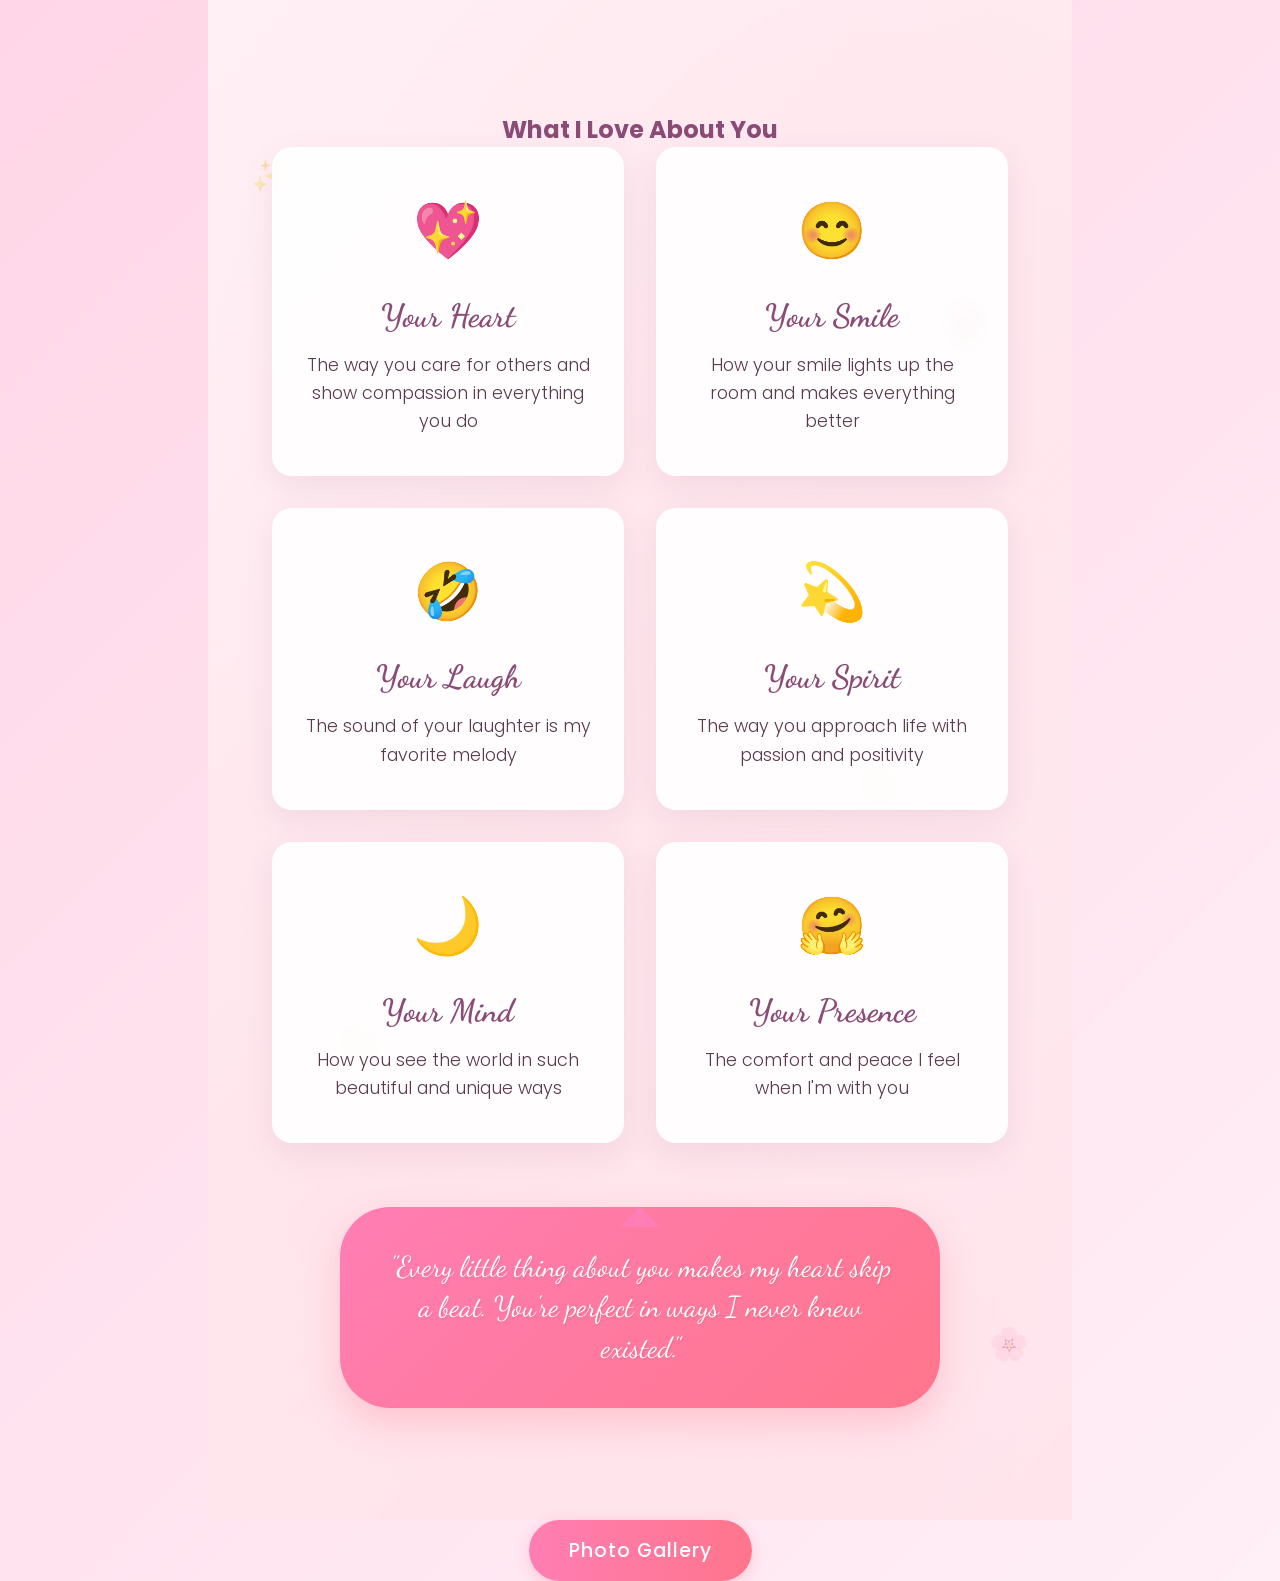
<file: whatilove.html>
<!DOCTYPE html>
<html lang="en">
<head>
    <meta charset="UTF-8">
    <meta name="viewport" content="width=device-width, initial-scale=1.0">
    <title>For You, My Love</title>
    <link href="https://fonts.googleapis.com/css2?family=Dancing+Script:wght@700&family=Poppins:wght@300;400;500&display=swap" rel="stylesheet">
    <link rel="stylesheet" href="styles.css">
</head>
<body>

    <!-- Add this section after the About Her section -->
<section class="love-qualities" id="loveQualities">
    <div class="container">
        <h2 class="section-title">What I Love About You</h2>
        <div class="qualities-container">
            <div class="quality-card" style="--delay: 0.1s">
                <div class="quality-icon">💖</div>
                <h3 class="quality-title">Your Heart</h3>
                <p class="quality-description">The way you care for others and show compassion in everything you do</p>
            </div>
            
            <div class="quality-card" style="--delay: 0.3s">
                <div class="quality-icon">😊</div>
                <h3 class="quality-title">Your Smile</h3>
                <p class="quality-description">How your smile lights up the room and makes everything better</p>
            </div>
            
            <div class="quality-card" style="--delay: 0.5s">
                <div class="quality-icon">🤣</div>
                <h3 class="quality-title">Your Laugh</h3>
                <p class="quality-description">The sound of your laughter is my favorite melody</p>
            </div>
            
            <div class="quality-card" style="--delay: 0.7s">
                <div class="quality-icon">💫</div>
                <h3 class="quality-title">Your Spirit</h3>
                <p class="quality-description">The way you approach life with passion and positivity</p>
            </div>
            
            <div class="quality-card" style="--delay: 0.9s">
                <div class="quality-icon">🌙</div>
                <h3 class="quality-title">Your Mind</h3>
                <p class="quality-description">How you see the world in such beautiful and unique ways</p>
            </div>
            
            <div class="quality-card" style="--delay: 1.1s">
                <div class="quality-icon">🤗</div>
                <h3 class="quality-title">Your Presence</h3>
                <p class="quality-description">The comfort and peace I feel when I'm with you</p>
            </div>
        </div>
        
        <div class="special-message">
            <div class="message-bubble">
                <p class="message-text">"Every little thing about you makes my heart skip a beat. You're perfect in ways I never knew existed."</p>
                <div class="message-hearts">
                    <span class="floating-heart">💕</span>
                    <span class="floating-heart">💖</span>
                    <span class="floating-heart">💝</span>
                </div>
            </div>
        </div>
    </div>
    
    <!-- Floating background elements -->
    <div class="floating-elements">
        <div class="floating-element element-1">✨</div>
        <div class="floating-element element-2">🌹</div>
        <div class="floating-element element-3">💫</div>
        <div class="floating-element element-4">🌸</div>
        <div class="floating-element element-5">⭐</div>
    </div>
</section>
                    <button class="btn" id="memoriesBtn">Photo Gallery</button>

<style>
    /* What I Love About You Section Styles */
    .love-qualities {
        padding: 5rem 2rem;
        background: linear-gradient(135deg, #fff0f5 0%, #ffe4ec 100%);
        min-height: 100vh;
        display: flex;
        align-items: center;
        position: relative;
        overflow: hidden;
    }

    .love-qualities::before {
        content: '';
        position: absolute;
        top: 0;
        left: 0;
        right: 0;
        bottom: 0;
        background: 
            radial-gradient(circle at 20% 80%, rgba(255, 182, 193, 0.1) 0%, transparent 50%),
            radial-gradient(circle at 80% 20%, rgba(255, 192, 203, 0.1) 0%, transparent 50%),
            radial-gradient(circle at 40% 40%, rgba(255, 182, 193, 0.05) 0%, transparent 50%);
        pointer-events: none;
    }

    .qualities-container {
        display: grid;
        grid-template-columns: repeat(auto-fit, minmax(300px, 1fr));
        gap: 2rem;
        margin-bottom: 4rem;
        max-width: 1200px;
        margin-left: auto;
        margin-right: auto;
    }

    .quality-card {
        background: rgba(255, 255, 255, 0.9);
        padding: 2.5rem 2rem;
        border-radius: 20px;
        text-align: center;
        box-shadow: 0 10px 30px rgba(138, 75, 118, 0.1);
        backdrop-filter: blur(10px);
        border: 1px solid rgba(255, 255, 255, 0.5);
        transition: all 0.4s ease;
        opacity: 0;
        transform: translateY(30px);
        animation: fadeInUp 0.8s ease forwards;
        animation-delay: var(--delay);
        position: relative;
        overflow: hidden;
    }

    .quality-card::before {
        content: '';
        position: absolute;
        top: 0;
        left: -100%;
        width: 100%;
        height: 100%;
        background: linear-gradient(90deg, transparent, rgba(255, 255, 255, 0.4), transparent);
        transition: left 0.6s ease;
    }

    .quality-card:hover::before {
        left: 100%;
    }

    .quality-card:hover {
        transform: translateY(-10px) scale(1.02);
        box-shadow: 0 20px 40px rgba(138, 75, 118, 0.2);
    }

    .quality-icon {
        font-size: 3.5rem;
        margin-bottom: 1.5rem;
        display: inline-block;
        animation: float 3s ease-in-out infinite;
        animation-delay: calc(var(--delay) + 0.5s);
    }

    .quality-title {
        font-family: 'Dancing Script', cursive;
        font-size: 2rem;
        color: #8a4b76;
        margin-bottom: 1rem;
        font-weight: 700;
    }

    .quality-description {
        font-size: 1.1rem;
        line-height: 1.6;
        color: #5a3a4d;
        font-weight: 300;
    }

    .special-message {
        display: flex;
        justify-content: center;
        margin-top: 2rem;
    }

    .message-bubble {
        background: linear-gradient(135deg, #ff7eb3, #ff758c);
        padding: 2.5rem 3rem;
        border-radius: 50px;
        position: relative;
        max-width: 600px;
        box-shadow: 0 15px 35px rgba(255, 118, 140, 0.3);
        opacity: 0;
        transform: scale(0.8);
        animation: messagePopIn 1s ease forwards 1.5s;
    }

    .message-bubble::before {
        content: '';
        position: absolute;
        top: -20px;
        left: 50%;
        transform: translateX(-50%);
        border: 20px solid transparent;
        border-bottom-color: #ff7eb3;
    }

    .message-text {
        font-family: 'Dancing Script', cursive;
        font-size: 1.8rem;
        color: white;
        text-align: center;
        line-height: 1.4;
        text-shadow: 1px 1px 2px rgba(0, 0, 0, 0.1);
        margin: 0;
    }

    .message-hearts {
        position: absolute;
        top: -30px;
        left: 0;
        right: 0;
        display: flex;
        justify-content: center;
        gap: 1rem;
    }

    .floating-heart {
        font-size: 1.5rem;
        opacity: 0;
        animation: heartFloat 3s ease-in-out infinite;
    }

    .floating-heart:nth-child(1) { animation-delay: 0s; }
    .floating-heart:nth-child(2) { animation-delay: 1s; }
    .floating-heart:nth-child(3) { animation-delay: 2s; }

    .floating-elements {
        position: absolute;
        top: 0;
        left: 0;
        right: 0;
        bottom: 0;
        pointer-events: none;
    }

    .floating-element {
        position: absolute;
        font-size: 2rem;
        opacity: 0.3;
        animation: floatAround 15s linear infinite;
    }

    .element-1 { top: 10%; left: 5%; animation-delay: 0s; }
    .element-2 { top: 20%; right: 10%; animation-delay: 3s; }
    .element-3 { bottom: 30%; left: 15%; animation-delay: 6s; }
    .element-4 { bottom: 10%; right: 5%; animation-delay: 9s; }
    .element-5 { top: 50%; right: 20%; animation-delay: 12s; }

    /* Animations */
    @keyframes float {
        0%, 100% {
            transform: translateY(0px);
        }
        50% {
            transform: translateY(-10px);
        }
    }

    @keyframes messagePopIn {
        0% {
            opacity: 0;
            transform: scale(0.8);
        }
        70% {
            transform: scale(1.05);
        }
        100% {
            opacity: 1;
            transform: scale(1);
        }
    }

    @keyframes heartFloat {
        0%, 100% {
            opacity: 0;
            transform: translateY(0) scale(0);
        }
        50% {
            opacity: 1;
            transform: translateY(-20px) scale(1.2);
        }
    }

    @keyframes floatAround {
        0% {
            transform: translate(0, 0) rotate(0deg);
        }
        25% {
            transform: translate(100px, 50px) rotate(90deg);
        }
        50% {
            transform: translate(50px, 100px) rotate(180deg);
        }
        75% {
            transform: translate(-50px, 50px) rotate(270deg);
        }
        100% {
            transform: translate(0, 0) rotate(360deg);
        }
    }

    /* Responsive Design */
    @media (max-width: 768px) {
        .qualities-container {
            grid-template-columns: 1fr;
            gap: 1.5rem;
        }
        
        .quality-card {
            padding: 2rem 1.5rem;
        }
        
        .quality-icon {
            font-size: 3rem;
        }
        
        .quality-title {
            font-size: 1.8rem;
        }
        
        .message-bubble {
            padding: 2rem;
            margin: 0 1rem;
        }
        
        .message-text {
            font-size: 1.5rem;
        }
    }

    @media (max-width: 480px) {
        .love-qualities {
            padding: 3rem 1rem;
        }
        
        .quality-card {
            padding: 1.5rem 1rem;
        }
        
        .quality-icon {
            font-size: 2.5rem;
        }
        
        .quality-title {
            font-size: 1.6rem;
        }
        
        .quality-description {
            font-size: 1rem;
        }
        
        .message-text {
            font-size: 1.3rem;
        }
    }
</style>

<script>
    // Add this script to handle the section animations
    document.addEventListener('DOMContentLoaded', function() {
        const loveSection = document.getElementById('loveQualities');
        
        // Intersection Observer for this section
        const loveObserver = new IntersectionObserver((entries) => {
            entries.forEach(entry => {
                if (entry.isIntersecting) {
                    // Trigger card animations
                    const cards = entry.target.querySelectorAll('.quality-card');
                    cards.forEach(card => {
                        card.style.animation = `fadeInUp 0.8s ease forwards ${card.style.getPropertyValue('--delay')}`;
                    });
                    
                    // Trigger message animation
                    const message = entry.target.querySelector('.message-bubble');
                    if (message) {
                        message.style.animation = 'messagePopIn 1s ease forwards 1.5s';
                    }
                    
                    loveObserver.unobserve(entry.target);
                }
            });
        }, { threshold: 0.2 });
        
        if (loveSection) {
            loveObserver.observe(loveSection);
        }
    });

    
                // Button click handler
        document.getElementById('memoriesBtn').addEventListener('click', function() {
            // Add a ripple effect
            this.innerHTML = "Photos loading...";
            this.style.transform = "scale(0.95)";
            
            // In a real implementation, this would navigate to the next section
            setTimeout(() => {
                this.innerHTML = "Photos loading";
                this.style.transform = "scale(1)";
                window.location.href = "/photogallery.html"; // Placeholder for navigation
            }, 1500);
        });


    
</script>
</body>
</html>
</file>
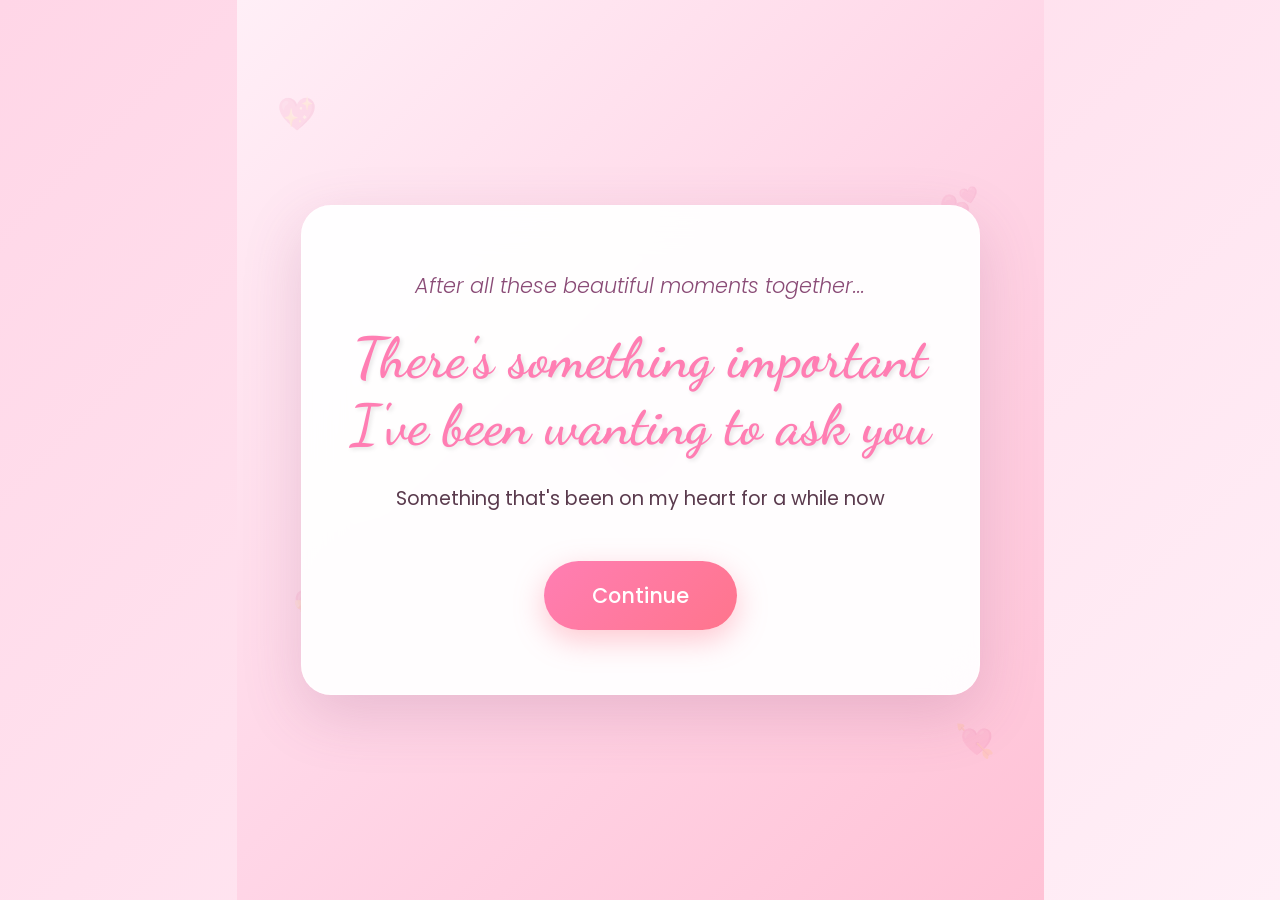
<file: willyou.html>
<!DOCTYPE html>
<html lang="en">
<head>
    <meta charset="UTF-8">
    <meta name="viewport" content="width=device-width, initial-scale=1.0">
    <title>For You, My Love</title>
    <link href="https://fonts.googleapis.com/css2?family=Dancing+Script:wght@700&family=Poppins:wght@300;400;500&display=swap" rel="stylesheet">
    <link rel="stylesheet" href="styles.css">
</head>
<body>
    <div class="hearts-container" id="heartsContainer"></div>
    
<!-- Add this section after the love letters section -->
<section class="proposal-section" id="proposal">
    <div class="container">
        <!-- Initial Message -->
        <div class="message-stage active" id="stage1">
            <div class="heart-background">
                <div class="heart-pulse"></div>
                <div class="heart-pulse delay-1"></div>
                <div class="heart-pulse delay-2"></div>
            </div>
            
            <div class="message-content">
                <div class="message-text">
                    <p class="intro-text">After all these beautiful moments together...</p>
                    <h1 class="main-message">There's something important<br>I've been wanting to ask you</h1>
                    <p class="sub-message">Something that's been on my heart for a while now</p>
                </div>
                
                <div class="next-button-container">
                    <button class="next-btn" id="nextToProposal">
                        <span>Continue</span>
                        <div class="heart-trail">
                            <span>💕</span>
                            <span>💖</span>
                            <span>💝</span>
                        </div>
                    </button>
                </div>
            </div>
        </div>

        <!-- Proposal Message -->
        <div class="message-stage" id="stage2">
            <div class="proposal-content">
                <div class="proposal-text">
                    <p class="proposal-intro">You mean everything to me</p>
                    <h1 class="proposal-question">
                        <span class="question-text">Will you be my</span>
                        <span class="highlight-text">girlfriend?</span>
                        <span class="heart-emoji">❤️</span>
                    </h1>
                    <p class="proposal-subtext">Make me the happiest person in the world</p>
                </div>

                <div class="response-buttons">
                    <button class="response-btn yes-btn" id="yesBtn">
                        <span class="btn-text">Yes, Absolutely! 💕</span>
                        <div class="btn-sparkles">
                            <span>✨</span>
                            <span>🌟</span>
                            <span>⭐</span>
                        </div>
                    </button>
                    
                    <button class="response-btn no-btn" id="noBtn">
                        <span class="btn-text">No 😅</span>
                    </button>
                </div>
            </div>
        </div>

        <!-- Yes Response -->
        <div class="message-stage" id="stage3">
            <div class="celebration-content">
                <div class="confetti-container"></div>
                <div class="floating-hearts"></div>
                
                <div class="celebration-text">
                    <h1 class="celebration-title">You Said Yes! 🎉</h1>
                    <p class="celebration-message">
                        <span class="message-line">You just made me the happiest guy alive! 💖</span>
                        <span class="message-line">This is the beginning of our beautiful journey together</span>
                        <span class="message-line">I promise to cherish every moment with you</span>
                    </p>
                </div>

                <div class="celebration-actions">
                    <button class="celebration-btn" id="restartBtn">
                        Relive This Moment 💫
                    </button>
                    <button class="celebration-btn secondary" id="memoriesBtn">
                        Let's Move 📸
                    </button>
                </div>
            </div>
        </div>
    </div>

    <!-- Romantic Background Elements -->
    <div class="romantic-elements">
        <div class="floating-element">💖</div>
        <div class="floating-element">💕</div>
        <div class="floating-element">💝</div>
        <div class="floating-element">💘</div>
        <div class="floating-element">💓</div>
        <div class="floating-element">💗</div>
    </div>
</section>

<style>
    /* Proposal Section Styles */
    .proposal-section {
        padding: 5rem 2rem;
        background: linear-gradient(135deg, #ffeff7 0%, #ffd6e7 50%, #ffc2d6 100%);
        min-height: 100vh;
        display: flex;
        align-items: center;
        justify-content: center;
        position: relative;
        overflow: hidden;
    }

    .message-stage {
        display: none;
        width: 100%;
        max-width: 800px;
        text-align: center;
    }

    .message-stage.active {
        display: block;
        animation: fadeInScale 1s ease-out;
    }

    /* Heart Background Animation */
    .heart-background {
        position: absolute;
        top: 50%;
        left: 50%;
        transform: translate(-50%, -50%);
        width: 200px;
        height: 200px;
        z-index: 1;
    }

    .heart-pulse {
        position: absolute;
        top: 50%;
        left: 50%;
        transform: translate(-50%, -50%);
        width: 100px;
        height: 100px;
        background: url('data:image/svg+xml;utf8,<svg xmlns="http://www.w3.org/2000/svg" viewBox="0 0 24 24" fill="%23ff7eb3" opacity="0.3"><path d="M12 21.35l-1.45-1.32C5.4 15.36 2 12.28 2 8.5 2 5.42 4.42 3 7.5 3c1.74 0 3.41.81 4.5 2.09C13.09 3.81 14.76 3 16.5 3 19.58 3 22 5.42 22 8.5c0 3.78-3.4 6.86-8.55 11.54L12 21.35z"/></svg>') no-repeat center;
        background-size: contain;
        animation: heartBeat 2s ease-in-out infinite;
    }

    .heart-pulse.delay-1 {
        animation-delay: 0.7s;
        opacity: 0.2;
    }

    .heart-pulse.delay-2 {
        animation-delay: 1.4s;
        opacity: 0.1;
    }

    /* Stage 1 - Initial Message */
    .message-content {
        position: relative;
        z-index: 2;
        background: rgba(255, 255, 255, 0.95);
        padding: 4rem 3rem;
        border-radius: 30px;
        box-shadow: 0 20px 60px rgba(138, 75, 118, 0.2);
        backdrop-filter: blur(20px);
        border: 1px solid rgba(255, 255, 255, 0.5);
    }

    .intro-text {
        font-size: 1.3rem;
        color: #8a4b76;
        margin-bottom: 1.5rem;
        font-weight: 300;
        font-style: italic;
        opacity: 0;
        animation: fadeInUp 0.8s ease forwards 0.5s;
    }

    .main-message {
        font-family: 'Dancing Script', cursive;
        font-size: 3.5rem;
        color: #ff7eb3;
        margin-bottom: 1.5rem;
        line-height: 1.2;
        opacity: 0;
        animation: fadeInUp 0.8s ease forwards 1s;
        text-shadow: 2px 2px 4px rgba(0, 0, 0, 0.1);
    }

    .sub-message {
        font-size: 1.2rem;
        color: #5a3a4d;
        margin-bottom: 3rem;
        opacity: 0;
        animation: fadeInUp 0.8s ease forwards 1.5s;
    }

    .next-button-container {
        opacity: 0;
        animation: fadeInUp 0.8s ease forwards 2s;
    }

    .next-btn {
        background: linear-gradient(135deg, #ff7eb3, #ff758c);
        color: white;
        border: none;
        padding: 1.2rem 3rem;
        border-radius: 50px;
        font-family: 'Poppins', sans-serif;
        font-size: 1.3rem;
        font-weight: 500;
        cursor: pointer;
        transition: all 0.4s ease;
        box-shadow: 0 10px 30px rgba(255, 118, 140, 0.4);
        position: relative;
        overflow: hidden;
    }

    .next-btn:hover {
        transform: translateY(-5px) scale(1.05);
        box-shadow: 0 15px 40px rgba(255, 118, 140, 0.6);
    }

    .next-btn:active {
        transform: translateY(-2px) scale(1.02);
    }

    .heart-trail {
        position: absolute;
        top: 50%;
        right: -30px;
        transform: translateY(-50%);
        opacity: 0;
        transition: all 0.3s ease;
    }

    .next-btn:hover .heart-trail {
        right: 20px;
        opacity: 1;
    }

    .heart-trail span {
        display: inline-block;
        animation: floatHearts 2s ease-in-out infinite;
        margin-left: 5px;
    }

    .heart-trail span:nth-child(1) { animation-delay: 0s; }
    .heart-trail span:nth-child(2) { animation-delay: 0.3s; }
    .heart-trail span:nth-child(3) { animation-delay: 0.6s; }

    /* Stage 2 - Proposal */
    .proposal-content {
        background: rgba(255, 255, 255, 0.95);
        padding: 4rem 3rem;
        border-radius: 30px;
        box-shadow: 0 20px 60px rgba(138, 75, 118, 0.2);
        backdrop-filter: blur(20px);
        border: 1px solid rgba(255, 255, 255, 0.5);
    }

    .proposal-intro {
        font-size: 1.4rem;
        color: #8a4b76;
        margin-bottom: 2rem;
        font-weight: 300;
        font-style: italic;
        opacity: 0;
        animation: fadeInUp 0.8s ease forwards 0.5s;
    }

    .proposal-question {
        font-family: 'Dancing Script', cursive;
        font-size: 4rem;
        color: #ff7eb3;
        margin-bottom: 2rem;
        line-height: 1.3;
        opacity: 0;
        animation: fadeInUp 0.8s ease forwards 1s;
    }

    .highlight-text {
        background: linear-gradient(135deg, #ff7eb3, #ff758c);
        -webkit-background-clip: text;
        -webkit-text-fill-color: transparent;
        background-clip: text;
        display: block;
        font-size: 5rem;
        margin: 0.5rem 0;
    }

    .heart-emoji {
        display: inline-block;
        animation: heartBeat 1.5s ease-in-out infinite;
        margin-left: 1rem;
    }

    .proposal-subtext {
        font-size: 1.2rem;
        color: #5a3a4d;
        margin-bottom: 3rem;
        opacity: 0;
        animation: fadeInUp 0.8s ease forwards 1.5s;
    }

    .response-buttons {
        display: flex;
        gap: 2rem;
        justify-content: center;
        align-items: center;
        flex-wrap: wrap;
        opacity: 0;
        animation: fadeInUp 0.8s ease forwards 2s;
    }

    .response-btn {
        padding: 1.5rem 3rem;
        border: none;
        border-radius: 50px;
        font-family: 'Poppins', sans-serif;
        font-size: 1.3rem;
        font-weight: 600;
        cursor: pointer;
        transition: all 0.4s ease;
        position: relative;
        overflow: hidden;
    }

    .yes-btn {
        background: linear-gradient(135deg, #ff7eb3, #ff758c);
        color: white;
        box-shadow: 0 10px 30px rgba(255, 118, 140, 0.4);
        min-width: 250px;
    }

    .yes-btn:hover {
        transform: translateY(-5px) scale(1.05);
        box-shadow: 0 15px 40px rgba(255, 118, 140, 0.6);
    }

    .no-btn {
        background: rgba(255, 255, 255, 0.8);
        color: #8a4b76;
        border: 2px solid #ff7eb3;
        box-shadow: 0 5px 20px rgba(138, 75, 118, 0.2);
        min-width: 120px;
        transition: all 0.2s ease;
    }

    .btn-sparkles {
        position: absolute;
        top: 50%;
        right: -30px;
        transform: translateY(-50%);
        opacity: 0;
        transition: all 0.3s ease;
    }

    .yes-btn:hover .btn-sparkles {
        right: 20px;
        opacity: 1;
    }

    .btn-sparkles span {
        display: inline-block;
        animation: sparkleSpin 2s linear infinite;
        margin-left: 5px;
    }

    .btn-sparkles span:nth-child(1) { animation-delay: 0s; }
    .btn-sparkles span:nth-child(2) { animation-delay: 0.2s; }
    .btn-sparkles span:nth-child(3) { animation-delay: 0.4s; }

    /* Stage 3 - Celebration */
    .celebration-content {
        position: relative;
        background: rgba(255, 255, 255, 0.95);
        padding: 4rem 3rem;
        border-radius: 30px;
        box-shadow: 0 20px 60px rgba(138, 75, 118, 0.2);
        backdrop-filter: blur(20px);
        border: 1px solid rgba(255, 255, 255, 0.5);
        overflow: hidden;
    }

    .celebration-title {
        font-family: 'Dancing Script', cursive;
        font-size: 4rem;
        color: #ff7eb3;
        margin-bottom: 2rem;
        opacity: 0;
        animation: bounceIn 1s ease forwards 0.5s;
    }

    .celebration-message {
        font-size: 1.3rem;
        color: #5a3a4d;
        line-height: 1.8;
        margin-bottom: 3rem;
        opacity: 0;
        animation: fadeInUp 0.8s ease forwards 1s;
    }

    .message-line {
        display: block;
        margin-bottom: 0.5rem;
    }

    .celebration-actions {
        display: flex;
        gap: 1.5rem;
        justify-content: center;
        flex-wrap: wrap;
        opacity: 0;
        animation: fadeInUp 0.8s ease forwards 1.5s;
    }

    .celebration-btn {
        background: linear-gradient(135deg, #ff7eb3, #ff758c);
        color: white;
        border: none;
        padding: 1rem 2rem;
        border-radius: 25px;
        font-family: 'Poppins', sans-serif;
        font-size: 1.1rem;
        cursor: pointer;
        transition: all 0.3s ease;
        box-shadow: 0 5px 20px rgba(255, 118, 140, 0.3);
    }

    .celebration-btn:hover {
        transform: translateY(-3px);
        box-shadow: 0 8px 25px rgba(255, 118, 140, 0.4);
    }

    .celebration-btn.secondary {
        background: rgba(255, 255, 255, 0.8);
        color: #ff7eb3;
        border: 2px solid #ff7eb3;
    }

    /* Confetti and Floating Hearts */
    .confetti-container {
        position: absolute;
        top: 0;
        left: 0;
        width: 100%;
        height: 100%;
        pointer-events: none;
        z-index: 1;
    }

    .floating-hearts {
        position: absolute;
        top: 0;
        left: 0;
        width: 100%;
        height: 100%;
        pointer-events: none;
        z-index: 2;
    }

    .confetti {
        position: absolute;
        width: 10px;
        height: 10px;
        background: #ff7eb3;
        animation: confettiFall 5s linear forwards;
    }

    .floating-heart {
        position: absolute;
        font-size: 1.5rem;
        animation: floatUp 6s ease-in forwards;
    }

    /* Romantic Background Elements */
    .romantic-elements {
        position: absolute;
        top: 0;
        left: 0;
        width: 100%;
        height: 100%;
        pointer-events: none;
    }

    .floating-element {
        position: absolute;
        font-size: 2rem;
        opacity: 0.1;
        animation: romanticFloat 15s linear infinite;
    }

    .floating-element:nth-child(1) { top: 10%; left: 5%; animation-delay: 0s; }
    .floating-element:nth-child(2) { top: 20%; right: 8%; animation-delay: 3s; }
    .floating-element:nth-child(3) { bottom: 30%; left: 7%; animation-delay: 6s; }
    .floating-element:nth-child(4) { bottom: 15%; right: 6%; animation-delay: 9s; }
    .floating-element:nth-child(5) { top: 45%; right: 15%; animation-delay: 12s; }
    .floating-element:nth-child(6) { top: 60%; left: 12%; animation-delay: 15s; }

    /* Animations */
    @keyframes heartBeat {
        0%, 100% {
            transform: translate(-50%, -50%) scale(1);
        }
        25% {
            transform: translate(-50%, -50%) scale(1.1);
        }
        50% {
            transform: translate(-50%, -50%) scale(1);
        }
        75% {
            transform: translate(-50%, -50%) scale(1.05);
        }
    }

    @keyframes fadeInScale {
        0% {
            opacity: 0;
            transform: scale(0.8);
        }
        100% {
            opacity: 1;
            transform: scale(1);
        }
    }

    @keyframes fadeInUp {
        to {
            opacity: 1;
            transform: translateY(0);
        }
    }

    @keyframes bounceIn {
        0% {
            opacity: 0;
            transform: scale(0.3);
        }
        50% {
            opacity: 1;
            transform: scale(1.05);
        }
        70% {
            transform: scale(0.9);
        }
        100% {
            opacity: 1;
            transform: scale(1);
        }
    }

    @keyframes floatHearts {
        0%, 100% {
            transform: translateY(0px);
        }
        50% {
            transform: translateY(-10px);
        }
    }

    @keyframes sparkleSpin {
        0% {
            transform: rotate(0deg) scale(1);
        }
        50% {
            transform: rotate(180deg) scale(1.2);
        }
        100% {
            transform: rotate(360deg) scale(1);
        }
    }

    @keyframes confettiFall {
        0% {
            transform: translateY(-100px) rotate(0deg);
            opacity: 1;
        }
        100% {
            transform: translateY(1000px) rotate(720deg);
            opacity: 0;
        }
    }

    @keyframes floatUp {
        0% {
            transform: translateY(100px) scale(0);
            opacity: 0;
        }
        20% {
            opacity: 1;
        }
        80% {
            opacity: 1;
        }
        100% {
            transform: translateY(-1000px) scale(1.5);
            opacity: 0;
        }
    }

    @keyframes romanticFloat {
        0%, 100% {
            transform: translate(0, 0) rotate(0deg);
        }
        25% {
            transform: translate(50px, 30px) rotate(90deg);
        }
        50% {
            transform: translate(20px, 60px) rotate(180deg);
        }
        75% {
            transform: translate(-30px, 40px) rotate(270deg);
        }
    }

    /* No Button Run Away Animation */
    /* Previously the No button would "run away" by changing position.
       That behavior has been removed so the button stays stationary.
       We keep a subtle shake animation in JS when needed. */

    /* Responsive Design */
    @media (max-width: 768px) {
        .proposal-section {
            padding: 3rem 1rem;
        }
        
        .message-content,
        .proposal-content,
        .celebration-content {
            padding: 3rem 2rem;
        }
        
        .main-message {
            font-size: 2.8rem;
        }
        
        .proposal-question {
            font-size: 3rem;
        }
        
        .highlight-text {
            font-size: 3.5rem;
        }
        
        .celebration-title {
            font-size: 3rem;
        }
        
        .response-buttons {
            flex-direction: column;
            gap: 1.5rem;
        }
        
        .response-btn {
            width: 100%;
            max-width: 300px;
        }
        
        .celebration-actions {
            flex-direction: column;
            align-items: center;
        }
        
        .celebration-btn {
            width: 100%;
            max-width: 250px;
        }
    }

    @media (max-width: 480px) {
        .message-content,
        .proposal-content,
        .celebration-content {
            padding: 2rem 1.5rem;
        }
        
        .main-message {
            font-size: 2.2rem;
        }
        
        .proposal-question {
            font-size: 2.5rem;
        }
        
        .highlight-text {
            font-size: 2.8rem;
        }
        
        .celebration-title {
            font-size: 2.5rem;
        }
        
        .celebration-message {
            font-size: 1.1rem;
        }
        
        .intro-text,
        .proposal-intro {
            font-size: 1.1rem;
        }
    }
</style>

<script>
    // Proposal Section Functionality
    document.addEventListener('DOMContentLoaded', function() {
        const stages = document.querySelectorAll('.message-stage');
        const nextBtn = document.getElementById('nextToProposal');
        const yesBtn = document.getElementById('yesBtn');
        const noBtn = document.getElementById('noBtn');
        const restartBtn = document.getElementById('restartBtn');
        const memoriesBtn = document.getElementById('memoriesBtn');
        const confettiContainer = document.querySelector('.confetti-container');
        const floatingHearts = document.querySelector('.floating-hearts');

        let noClickCount = 0;
        const noButtonTexts = [
    "Are you sure? 😢",
    "Maybe think about it? 💭",
    "Pretty please? 🥺",
    "You're breaking my heart 💔",
    "Try again 😜",
    "I'm not giving up! 💪",
    "You know you want to say yes 😊",
    "Last chance before I cry! 😭",
    "Okay, I'll accept maybe? 🤔",
    "Fine, I'll ask again tomorrow! 😘",
    "I’ll jump inside water ooo 🏊‍♂️😭",
    "Abeg na 😩",
    "You dey whine me ni? 😂",
    "Even Google no fit understand this ‘No’ 😭",
    "Omo this ‘No’ pain me for chest 💔",
    "You wan make I write song for you? 🎶",
    "No be play o, my heart dey shake 🫣",
    "If you press no again, I go faint 😵",
    "You no dey fear God? 😭 say Yes jare!",
    "My mama go hear this o 😤",
    "Shey na joke you dey joke abi you mean am? 😭",
    "You dey test my patience abi 😅",
    "See your fine face, how you go talk no? 😍",
    "Even angels dey beg you, say yes abeg 🙏",
    "I go report you to Cupid 💘",
    "Na spiritual attack be this 😭",
    "Omo you wicked small sha 😭😂",
    "You wan make me go dey drink garri alone? 🥺",
    "If you say no again, I go off light 😤💡",
    "Shey na by force? (Yes, e be by force 😜)",
    "Abeg make we no fight 😭",
    "You wan trend abi? 😂",
    "Even your future self go regret this no 😅",
    "God abeg touch her heart 🙏😭",
    "I no fit breathe o, say yes make I live 😩",
    "If you say no again, I go relocate 😭✈️",
    "Wetin I do you now? 🥺",
    "This no dey make sense again o 😭",
    "Abeg, just pity person 😢",
    "I don dey dream wedding already o 💍😂",
    "You go still say yes las las 😎",
    "Na you stubborn pass me 😂",
    "You no wan make our pikin fine abi? 😭",
    "If you say yes, I go buy you shawarma 🍗",
    "You say no but your heart dey say yes 💖",
    "You sure say you no dey blush? 😏",
    "Ahn ahn, which kind wickedness be this? 😭",
    "Na juju go settle this one 😅",
    "Wait first, make I call pastor 😭🙏",
    "You dey use me do April fool abi? 😭",
    "If na exam, you don pass wickedness 100% 📚😂",
    "Even ChatGPT no fit explain this no 😭",
    "Abeg, my data dey finish, just say yes 😅",
    "My phone battery wan die, gimme yes before e off ⚡",
    "You wan make me go back to streets abi? 😩",
    "If you no say yes, I go cry in 3 languages 😭😭😭",
    "Ahn ahn, shey you dey play hard to get ni? 😏",
    "No be by force o… but e still be by force 😂",
    "You too fine to dey talk no 😍",
    "Even my village people dey beg you 😭",
    "Na spiritual warfare I dey fight here 😭💪",
    "I don send prayer request for you already 🙏😂",
    "Okay fine 😒 … but still say yes 🥺",
    "You don win, I give up 😭 (but not really 😜)",
    "I go just carry placard stand for your house 😅",
    "This no dey enter my ear again 😂",
    "Abeg na, just press yes make we rest 😭",
    "Omo, you stubborn pass network wey no gree connect 😭📶",
    "Say yes make I no delete this website 😤😂",
    "No wey no be mistake 😏",
    "Even God go nod if you press yes 😇",
    "Okay o… but you still like me sha 😌",
    "If you press no again, I go turn this button disappear 😤",
    "You dey try my patience like NEPA light 😭",
    "Fine girl, abeg stop to dey play 😍",
    "I go change this button to ‘Yes Only’ o 😅",
    "You wan see magic? Press yes ✨",
    "This your no don expire since 😎",
    "You go still marry me las las 😌💍",
    "E pain me reach bone 😭",
    "You dey whine me abi you dey whine Jesus? 😭😂",
    "Na yes we go collect by fire by force 🔥😂",
    "I swear this button go cry soon 😅",
    "Say yes make we write love story together 📖❤️",
    "If you press no again, I go do push-up till you say yes 😩",
    "You wan make me sing ‘Lonely’ by Akon abi? 🎤😭",
    "This no dey load well o, check your network 😅",
    "Na only you fit stress me like this 😩😂",
    "You say no but your smile talk yes 😍",
    "My village people go think say na curse 😭",
    "Shey you dey reason me at all? 😢",
    "This one na emotional damage 😭😭😭",
    "Okay, I go ask again in 3...2...1... 😏"
];


        // Next button functionality
        nextBtn.addEventListener('click', function() {
            switchStage('stage1', 'stage2');
            
            // Add button click animation
            this.style.transform = 'scale(0.95)';
            setTimeout(() => {
                this.style.transform = '';
            }, 150);
        });

        // Yes button functionality
        yesBtn.addEventListener('click', function() {
            switchStage('stage2', 'stage3');
            createCelebration();
            
            // Add celebration effect to button
            this.style.animation = 'heartBeat 0.6s ease';
            setTimeout(() => {
                this.style.animation = '';
            }, 600);
        });

        // No button functionality (playful)
        noBtn.addEventListener('click', function(e) {
            e.stopPropagation();
            noClickCount++;
            
            if (noClickCount >= 3) {
                // After repeated clicks we no longer move the button around.
                // Instead show a playful shake so it's stationary but still
                // gives feedback.
                this.style.animation = 'shake 0.5s ease';
                setTimeout(() => {
                    this.style.animation = '';
                }, 500);
            }
            
            // Change button text
            const textIndex = Math.min(noClickCount - 1, noButtonTexts.length - 1);
            if (noClickCount <= noButtonTexts.length) {
                this.querySelector('.btn-text').textContent = noButtonTexts[textIndex];
            }
            
            // Shake animation
            this.style.animation = 'shake 0.5s ease';
            setTimeout(() => {
                this.style.animation = '';
            }, 500);
            
            // Make yes button more appealing
            yesBtn.style.transform = 'scale(1.1)';
            setTimeout(() => {
                yesBtn.style.transform = 'scale(1.05)';
            }, 200);
        });

        // Restart functionality
        restartBtn.addEventListener('click', function() {
            switchStage('stage3', 'stage1');
            resetProposal();
        });

        // Memories button functionality
        memoriesBtn.addEventListener('click', function() {
            // Scroll to gallery section
            const gallerySection = document.getElementById('gallery');
            if (gallerySection) {
                gallerySection.scrollIntoView({ behavior: 'smooth' });
            }
        });

        // Hover intentionally does not reposition the No button to keep it
        // stationary while its text changes.

        // Stage switching function
        function switchStage(fromStage, toStage) {
            const currentStage = document.getElementById(fromStage);
            const nextStage = document.getElementById(toStage);
            
            currentStage.classList.remove('active');
            currentStage.style.animation = 'fadeOut 0.5s ease forwards';
            
            setTimeout(() => {
                nextStage.classList.add('active');
                nextStage.style.animation = 'fadeInScale 1s ease forwards';
            }, 500);
        }

        // Celebration effects
        function createCelebration() {
            createConfetti();
            createFloatingHearts();
            playCelebrationSound();
        }

        function createConfetti() {
            const colors = ['#ff7eb3', '#ff758c', '#ff6fa7', '#ff85a1', '#ff97b7'];
            const confettiCount = 150;
            
            for (let i = 0; i < confettiCount; i++) {
                const confetti = document.createElement('div');
                confetti.className = 'confetti';
                confetti.style.left = Math.random() * 100 + '%';
                confetti.style.background = colors[Math.floor(Math.random() * colors.length)];
                confetti.style.animationDelay = Math.random() * 5 + 's';
                confetti.style.width = Math.random() * 10 + 5 + 'px';
                confetti.style.height = Math.random() * 10 + 5 + 'px';
                confettiContainer.appendChild(confetti);
                
                // Remove confetti after animation
                setTimeout(() => {
                    confetti.remove();
                }, 5000);
            }
        }

        function createFloatingHearts() {
            const heartCount = 50;
            const heartEmojis = ['💕', '💖', '💝', '💘', '💓', '💗', '💞', '💟'];
            
            for (let i = 0; i < heartCount; i++) {
                const heart = document.createElement('div');
                heart.className = 'floating-heart';
                heart.textContent = heartEmojis[Math.floor(Math.random() * heartEmojis.length)];
                heart.style.left = Math.random() * 100 + '%';
                heart.style.animationDelay = Math.random() * 6 + 's';
                heart.style.fontSize = (Math.random() * 20 + 15) + 'px';
                floatingHearts.appendChild(heart);
                
                // Remove heart after animation
                setTimeout(() => {
                    heart.remove();
                }, 6000);
            }
        }

        function playCelebrationSound() {
            // Create a simple celebration sound using Web Audio API
            try {
                const audioContext = new (window.AudioContext || window.webkitAudioContext)();
                const oscillator = audioContext.createOscillator();
                const gainNode = audioContext.createGain();
                
                oscillator.connect(gainNode);
                gainNode.connect(audioContext.destination);
                
                oscillator.frequency.setValueAtTime(523.25, audioContext.currentTime); // C5
                oscillator.frequency.setValueAtTime(659.25, audioContext.currentTime + 0.1); // E5
                oscillator.frequency.setValueAtTime(783.99, audioContext.currentTime + 0.2); // G5
                
                gainNode.gain.setValueAtTime(0.3, audioContext.currentTime);
                gainNode.gain.exponentialRampToValueAtTime(0.01, audioContext.currentTime + 0.5);
                
                oscillator.start(audioContext.currentTime);
                oscillator.stop(audioContext.currentTime + 0.5);
            } catch (e) {
                console.log('Web Audio API not supported');
            }
        }

        function resetProposal() {
            noClickCount = 0;
            noBtn.querySelector('.btn-text').textContent = 'No 😅';
            noBtn.style.position = '';
            noBtn.style.left = '';
            noBtn.style.top = '';
            
            // Clear celebration elements
            confettiContainer.innerHTML = '';
            floatingHearts.innerHTML = '';
        }

        // Add shake animation for no button
        const style = document.createElement('style');
        style.textContent = `
            @keyframes shake {
                0%, 100% { transform: translateX(0); }
                25% { transform: translateX(-10px); }
                75% { transform: translateX(10px); }
            }
            
            @keyframes fadeOut {
                to {
                    opacity: 0;
                    transform: scale(1.1);
                }
            }
        `;
        document.head.appendChild(style);

        // Initial animations
        setTimeout(() => {
            document.querySelectorAll('.intro-text, .main-message, .sub-message, .next-button-container').forEach(el => {
                if (el.style.animation) {
                    el.style.animation = el.style.animation;
                }
            });
        }, 100);
    });

                // Button click handler
        document.getElementById('memoriesBtn').addEventListener('click', function() {
            // Add a ripple effect
            this.innerHTML = "Let's Meuveeee...";
            this.style.transform = "scale(0.95)";
            
            // In a real implementation, this would navigate to the next section
            setTimeout(() => {
                this.innerHTML = "Let's Meuveeee";
                this.style.transform = "scale(1)";
                window.location.href = "/end.html"; // Placeholder for navigation
            }, 1500);
        });

</script>    


    <script src="index.js"></script>
</body>
</html>
</file>
<file: styles.css>
* {
            margin: 0;
            padding: 0;
            box-sizing: border-box;
        }

        body {
            font-family: 'Poppins', sans-serif;
            background: linear-gradient(135deg, #ffd6e7 0%, #ffeff7 100%);
            color: #8a4b76;
            min-height: 100vh;
            overflow-x: hidden;
            display: flex;
            flex-direction: column;
            align-items: center;
            justify-content: center;
            position: relative;
        }

        .container {
            max-width: 800px;
            text-align: center;
            padding: 2rem;
            z-index: 10;
        }

        h1 {
            font-family: 'Dancing Script', cursive;
            font-size: 4rem;
            margin-bottom: 1.5rem;
            opacity: 0;
            transform: translateY(30px);
            animation: fadeInUp 1.5s ease forwards 0.5s;
            text-shadow: 2px 2px 4px rgba(0, 0, 0, 0.1);
        }

        .subtitle {
            font-size: 1.5rem;
            margin-bottom: 2rem;
            opacity: 0;
            transform: translateY(30px);
            animation: fadeInUp 1.5s ease forwards 1s;
            font-weight: 300;
        }

        .heart-icon {
            font-size: 2rem;
            margin: 0 0.5rem;
            animation: pulse 2s infinite;
            display: inline-block;
        }

        .btn {
            background: linear-gradient(to right, #ff7eb3, #ff758c);
            color: white;
            border: none;
            padding: 1rem 2.5rem;
            font-size: 1.2rem;
            border-radius: 50px;
            cursor: pointer;
            transition: all 0.3s ease;
            box-shadow: 0 4px 15px rgba(255, 118, 140, 0.3);
            opacity: 0;
            transform: translateY(30px);
            animation: fadeInUp 1.5s ease forwards 1.5s;
            font-family: 'Poppins', sans-serif;
            font-weight: 500;
            letter-spacing: 1px;
        }

        .btn:hover {
            transform: translateY(-5px);
            box-shadow: 0 7px 20px rgba(255, 118, 140, 0.4);
            background: linear-gradient(to right, #ff6fa7, #ff6482);
        }

        .hearts-container {
            position: absolute;
            top: 0;
            left: 0;
            width: 100%;
            height: 100%;
            pointer-events: none;
            z-index: 1;
        }

        .heart {
            position: absolute;
            width: 20px;
            height: 20px;
            background: url('data:image/svg+xml;utf8,<svg xmlns="http://www.w3.org/2000/svg" viewBox="0 0 24 24" fill="%23ff7eb3"><path d="M12 21.35l-1.45-1.32C5.4 15.36 2 12.28 2 8.5 2 5.42 4.42 3 7.5 3c1.74 0 3.41.81 4.5 2.09C13.09 3.81 14.76 3 16.5 3 19.58 3 22 5.42 22 8.5c0 3.78-3.4 6.86-8.55 11.54L12 21.35z"/></svg>') no-repeat center;
            background-size: contain;
            opacity: 0;
        }

        @keyframes fadeInUp {
            to {
                opacity: 1;
                transform: translateY(0);
            }
        }

        @keyframes pulse {
            0% {
                transform: scale(1);
            }
            50% {
                transform: scale(1.1);
            }
            100% {
                transform: scale(1);
            }
        }

        @keyframes float {
            0% {
                transform: translateY(100vh) rotate(0deg);
                opacity: 0;
            }
            10% {
                opacity: 0.7;
            }
            90% {
                opacity: 0.7;
            }
            100% {
                transform: translateY(-100px) rotate(360deg);
                opacity: 0;
            }
        }

        /* Responsive design */
        @media (max-width: 768px) {
            h1 {
                font-size: 3rem;
            }
            
            .subtitle {
                font-size: 1.2rem;
            }
            
            .btn {
                padding: 0.8rem 2rem;
                font-size: 1rem;
            }
        }
</file>
